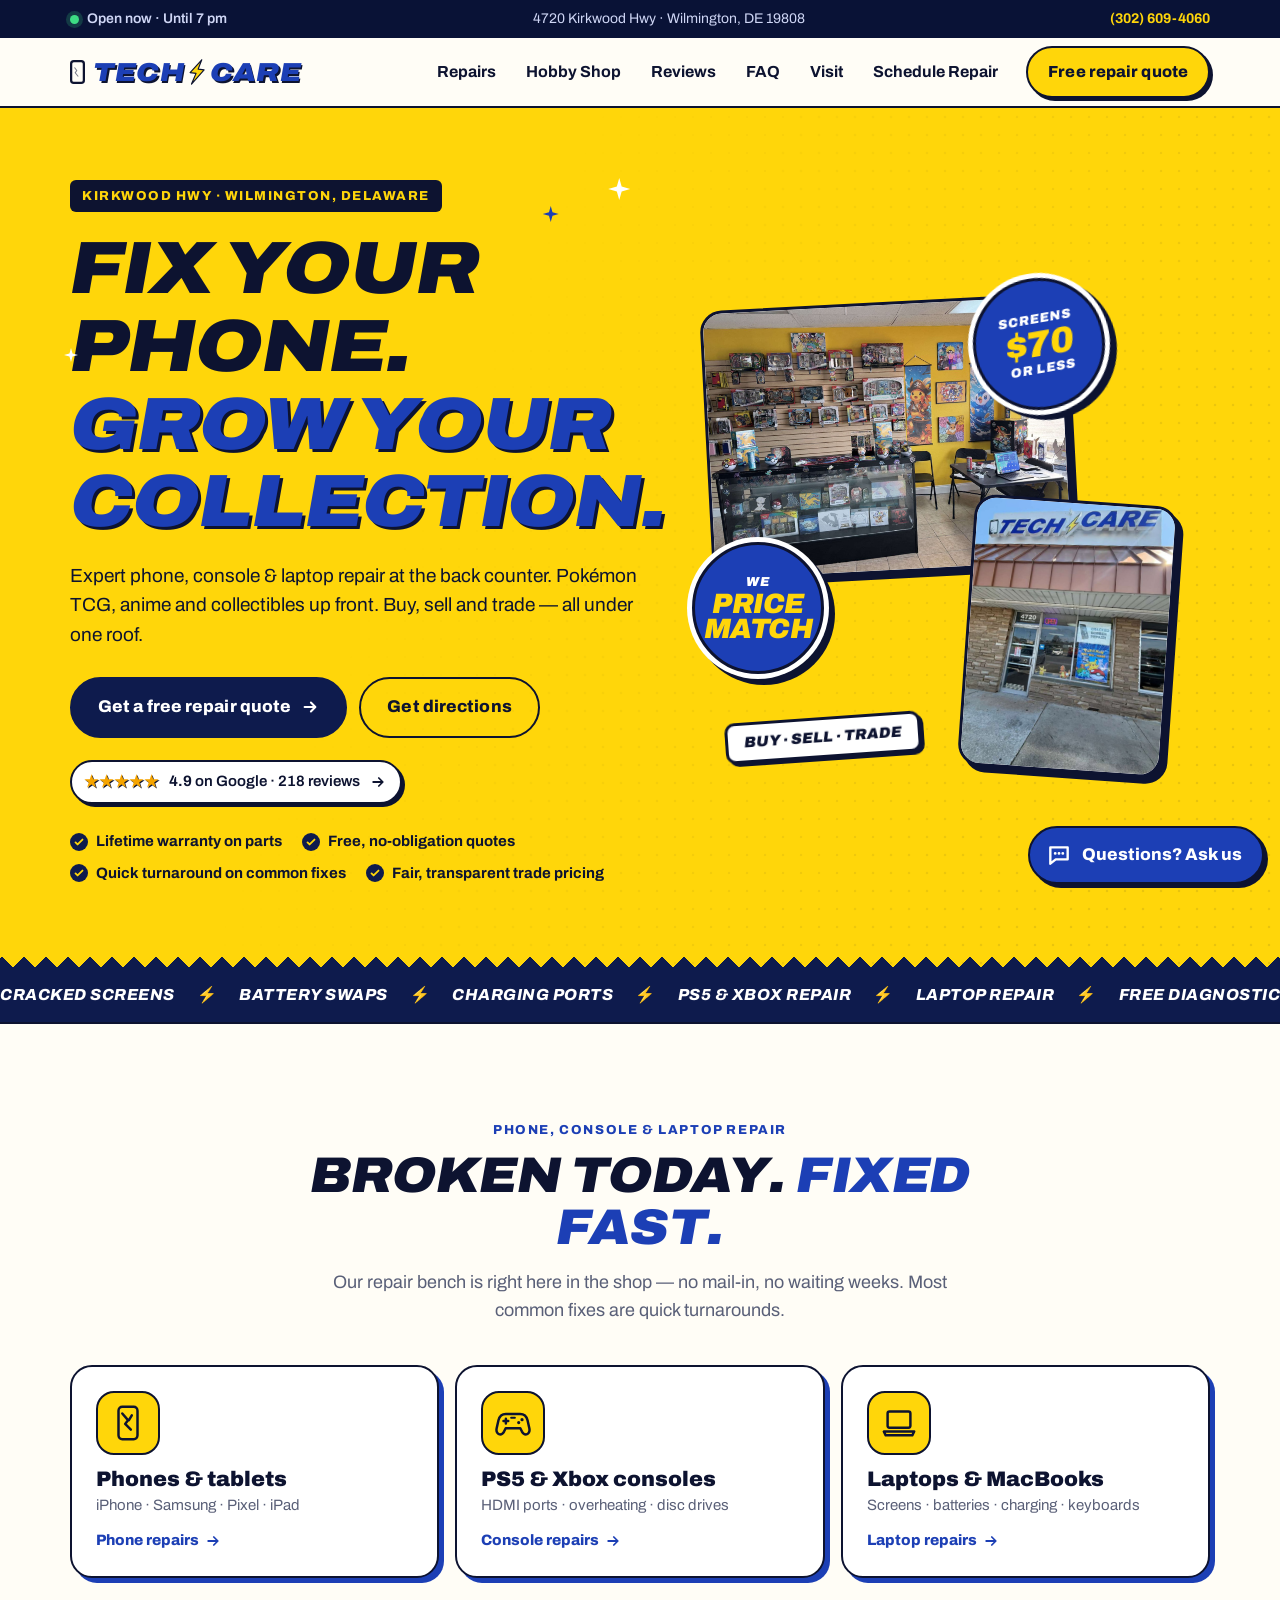
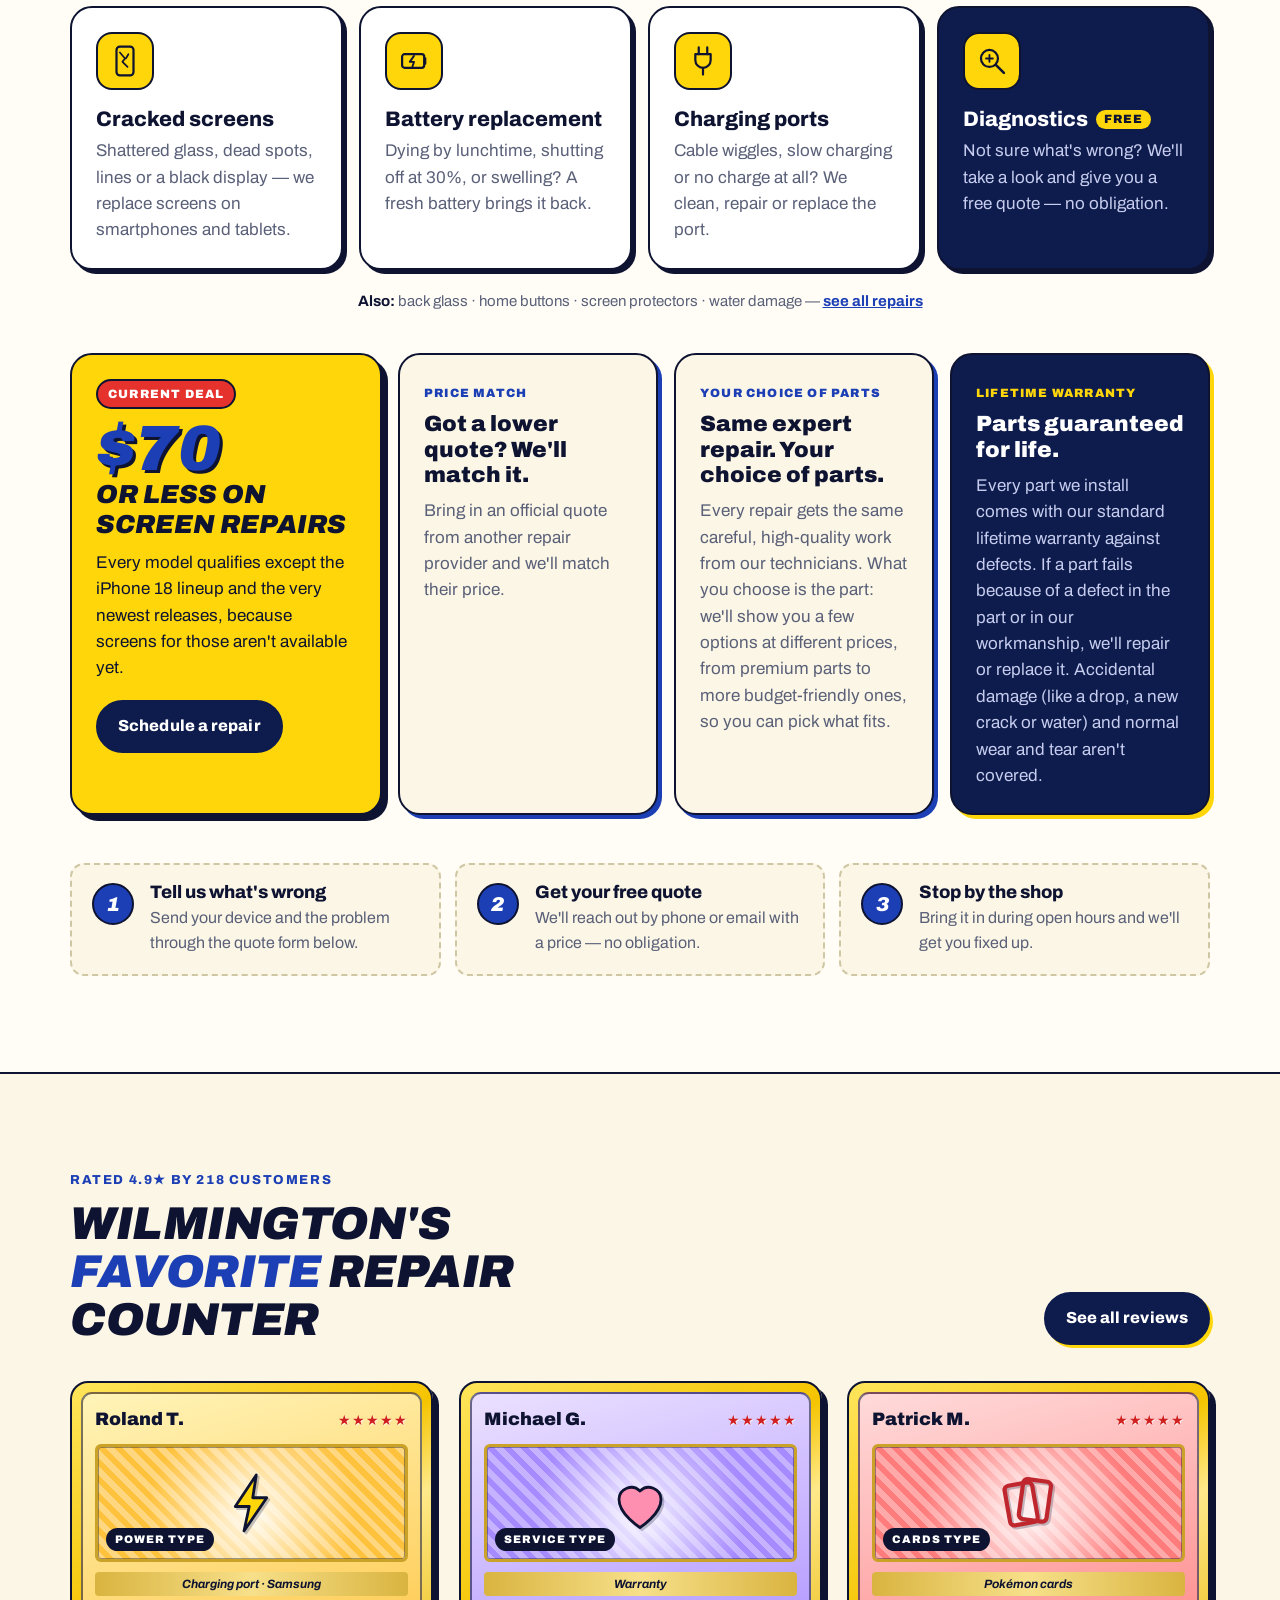
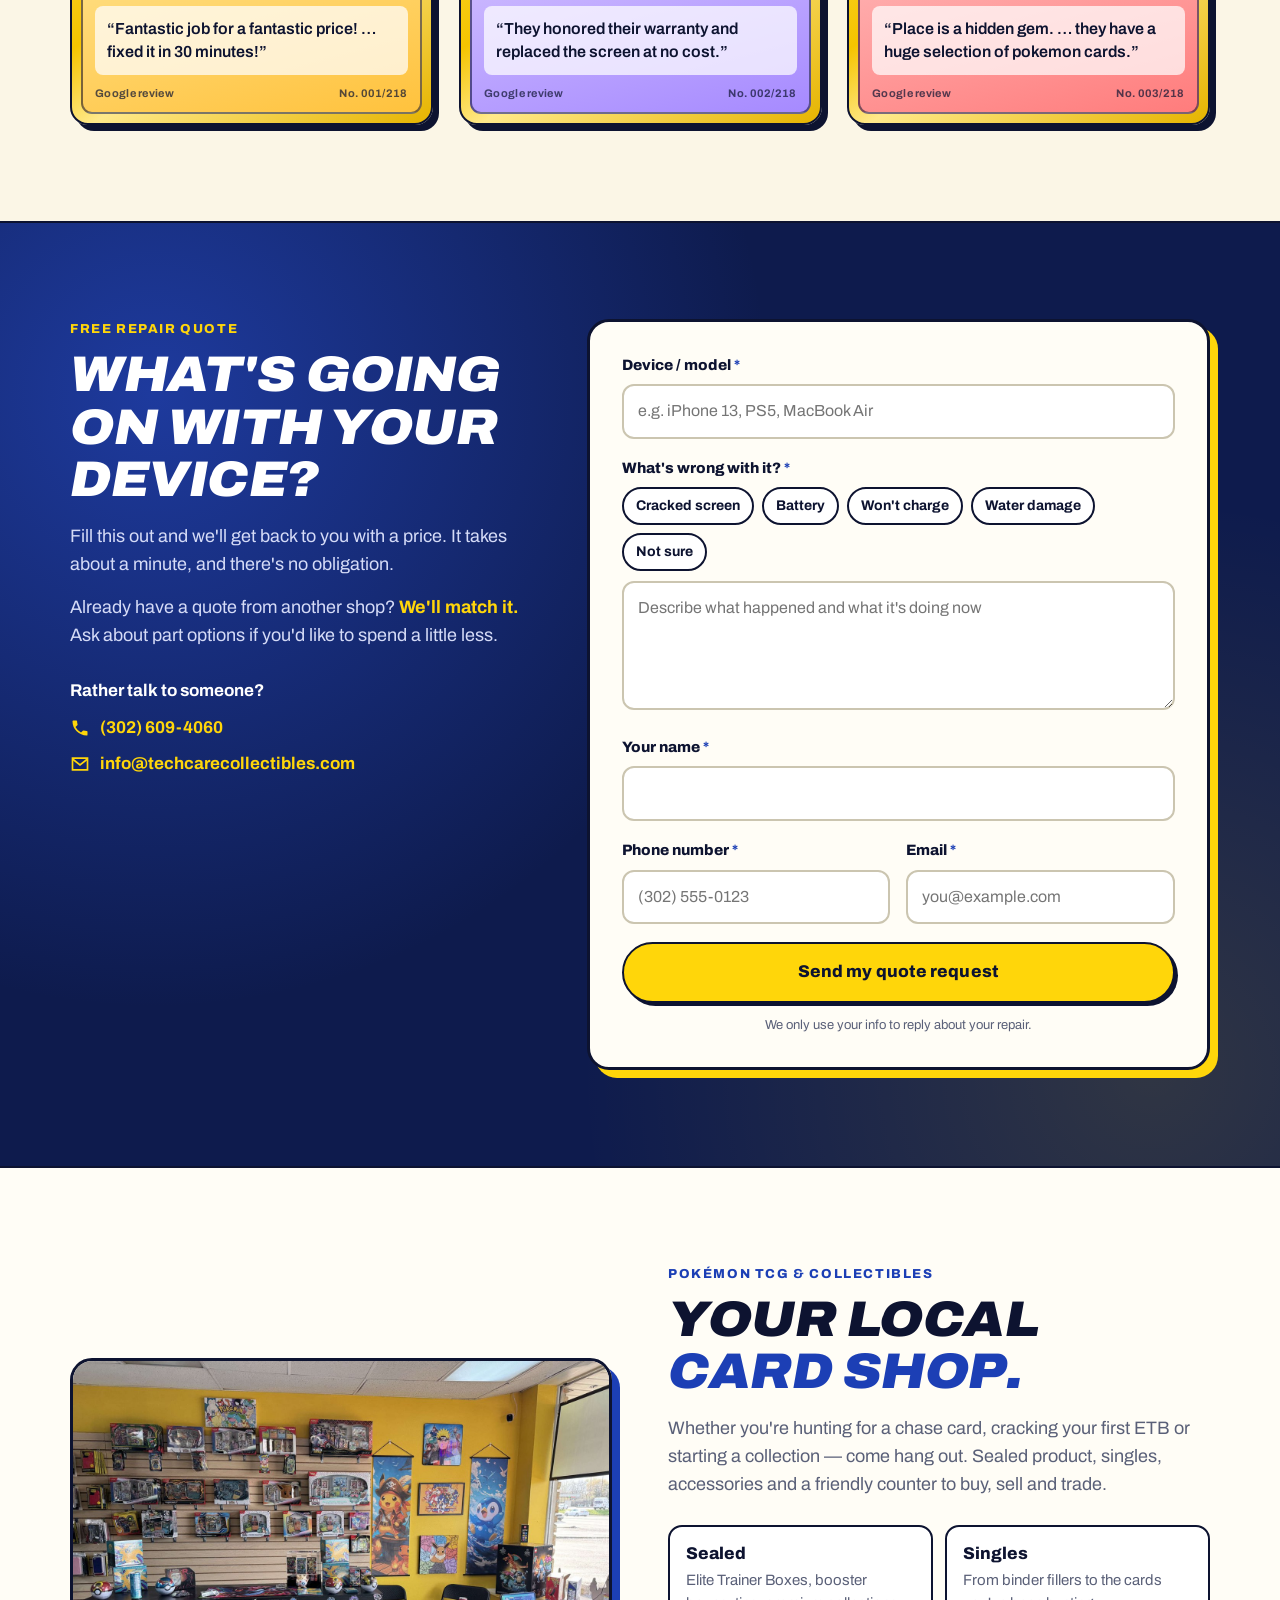
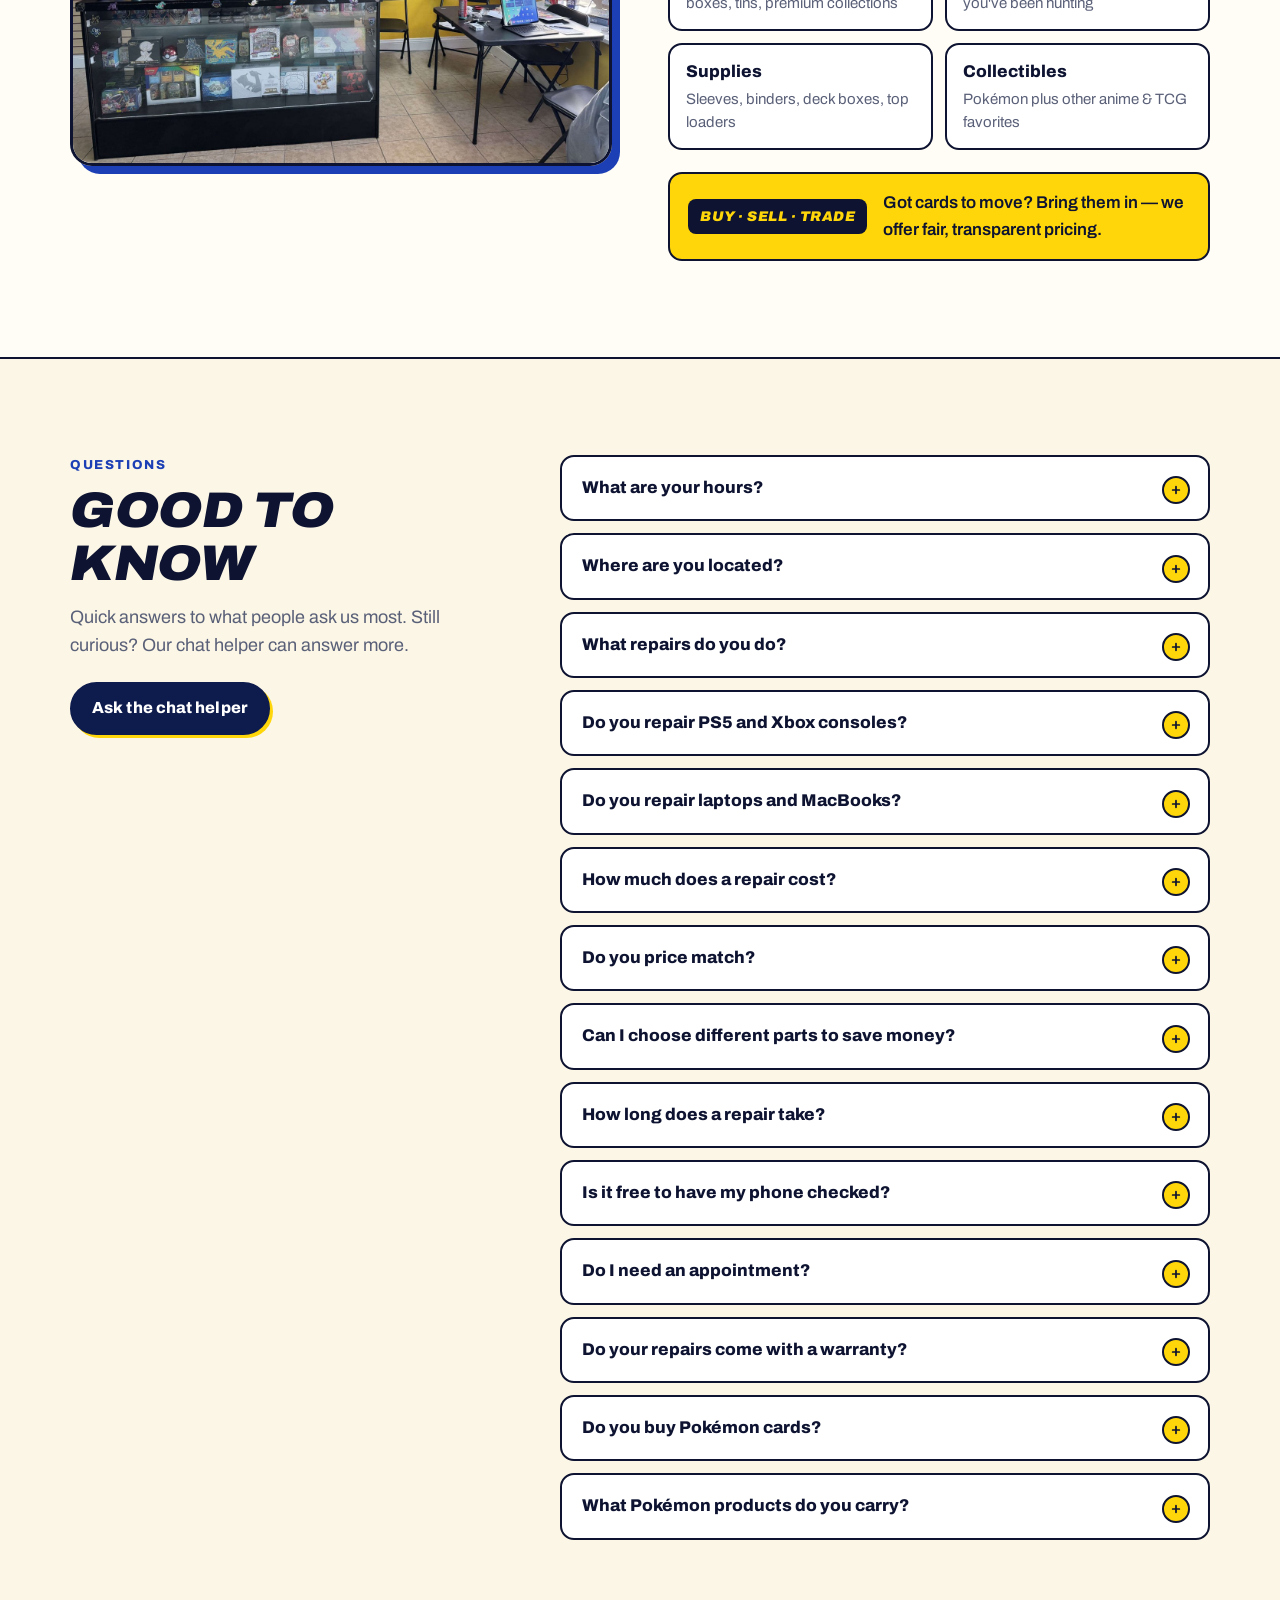
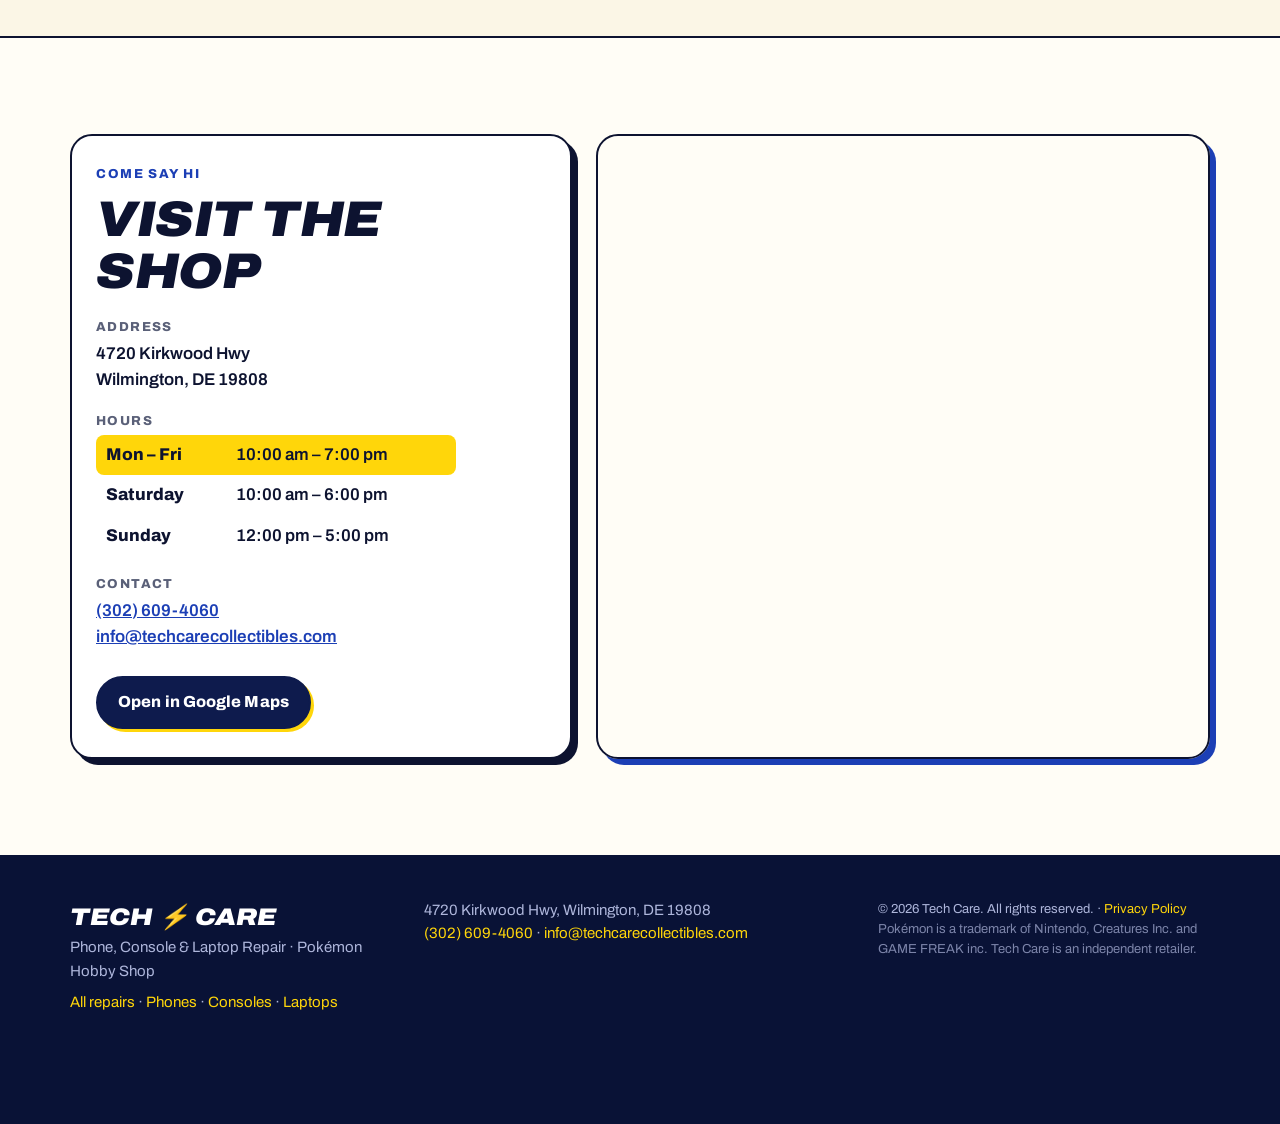
<file: index.html>
<!doctype html>
<html lang="en">
<head>
  <meta charset="utf-8">
  <meta name="viewport" content="width=device-width, initial-scale=1">
  <title>Tech Care — Phone, Console &amp; Laptop Repair + Pokémon Hobby Shop | Wilmington, DE</title>
  <meta name="description" content="Phone, tablet, PS5, Xbox and laptop repair plus a Pokémon TCG hobby shop on Kirkwood Hwy in Wilmington, DE. Free, no-obligation repair quotes. Buy, sell and trade Pokémon cards.">
  <link rel="canonical" href="https://techcarecollectibles.com/">
  <link rel="icon" href="/favicon.svg" type="image/svg+xml">
  <meta name="theme-color" content="#1c3fb5">

  <meta property="og:type" content="website">
  <meta property="og:title" content="Tech Care — Phone Repair & Pokémon Hobby Shop">
  <meta property="og:description" content="Fix your phone. Grow your collection. 4720 Kirkwood Hwy, Wilmington, DE.">
  <meta property="og:image" content="https://techcarecollectibles.com/images/storefront.jpg">
  <meta property="og:url" content="https://techcarecollectibles.com/">

  <link rel="preconnect" href="https://fonts.googleapis.com">
  <link rel="preconnect" href="https://fonts.gstatic.com" crossorigin>
  <link href="https://fonts.googleapis.com/css2?family=Archivo:ital,wdth,wght@0,62..125,400..900;1,62..125,700..900&display=swap" rel="stylesheet">
  <link rel="stylesheet" href="/styles.css">

  <script type="application/ld+json">
  {
    "@context": "https://schema.org",
    "@type": "LocalBusiness",
    "name": "Tech Care — Phone Repair & Hobby Shop",
    "image": "https://techcarecollectibles.com/images/storefront.jpg",
    "url": "https://techcarecollectibles.com/",
    "telephone": "+1-302-609-4060",
    "email": "info@techcarecollectibles.com",
    "address": {
      "@type": "PostalAddress",
      "streetAddress": "4720 Kirkwood Hwy",
      "addressLocality": "Wilmington",
      "addressRegion": "DE",
      "postalCode": "19808",
      "addressCountry": "US"
    },
    "sameAs": ["https://maps.app.goo.gl/MrAmSJkTdqbsVuTa9"],
    "priceRange": "$$",
    "openingHoursSpecification": [
      {"@type": "OpeningHoursSpecification", "dayOfWeek": ["Monday","Tuesday","Wednesday","Thursday","Friday"], "opens": "10:00", "closes": "19:00"},
      {"@type": "OpeningHoursSpecification", "dayOfWeek": "Saturday", "opens": "10:00", "closes": "18:00"},
      {"@type": "OpeningHoursSpecification", "dayOfWeek": "Sunday", "opens": "12:00", "closes": "17:00"}
    ]
  }
  </script>
</head>
<body>
  <a class="skip" href="#main">Skip to content</a>

  <!-- ===== Top bar ===== -->
  <div class="topbar">
    <div class="wrap topbar-inner">
      <span class="status" data-open-status><span class="dot"></span><span class="status-long" data-status-text>Checking hours…</span><span class="status-short" data-status-short>Checking hours…</span></span>
      <span class="topbar-addr">4720 Kirkwood Hwy · Wilmington, DE 19808</span>
      <a class="topbar-phone" href="tel:+13026094060">(302) 609-4060</a>
    </div>
  </div>

  <!-- ===== Header ===== -->
  <header class="site-header" id="top">
    <div class="wrap header-inner">
      <a class="brand" href="#top" aria-label="Tech Care home">
        <svg class="brand-phone" viewBox="0 0 20 32" aria-hidden="true"><rect x="1.5" y="1.5" width="17" height="29" rx="3.5" fill="none" stroke="currentColor" stroke-width="3"/><path d="M6 10l3 4-2 3 4 5" fill="none" stroke="currentColor" stroke-width="1.4" opacity=".55"/></svg>
        <span>TECH</span>
        <svg class="brand-bolt" viewBox="0 0 24 36" aria-hidden="true"><path d="M16 1 3 20h8L7 35 21 14h-8z" fill="#ffd60a" stroke="#0d1330" stroke-width="1.6" stroke-linejoin="round"/></svg>
        <span>CARE</span>
      </a>

      <nav class="nav" id="nav" aria-label="Main">
        <a href="/repairs.html">Repairs</a>
        <a href="#shop">Hobby Shop</a>
        <a href="/reviews.html">Reviews</a>
        <a href="#faq">FAQ</a>
        <a href="#visit">Visit</a>
        <a href="/book.html">Schedule Repair</a>
        <a class="btn btn-yellow nav-cta" href="#quote">Free repair quote</a>
      </nav>

      <button class="menu-btn" aria-controls="nav" aria-expanded="false" aria-label="Open menu">
        <span></span><span></span><span></span>
      </button>
    </div>
  </header>

  <main id="main">

    <!-- ===== Hero ===== -->
    <section class="hero">
      <div class="wrap hero-inner">
        <div class="hero-copy">
          <p class="eyebrow">Kirkwood Hwy · Wilmington, Delaware</p>
          <h1>Fix your phone.<br><span class="hl">Grow your collection.</span></h1>
          <span class="sparkle sparkle-1" aria-hidden="true"></span>
          <span class="sparkle sparkle-2" aria-hidden="true"></span>
          <span class="sparkle sparkle-3" aria-hidden="true"></span>
          <p class="lede">Expert phone, console &amp; laptop repair at the back counter. Pokémon TCG, anime and collectibles up front. Buy, sell and trade — all under one roof.</p>
          <div class="hero-ctas">
            <a class="btn btn-navy btn-lg" href="#quote">Get a free repair quote
              <svg viewBox="0 0 20 20" aria-hidden="true"><path d="M4 10h11m-4-5 5 5-5 5" fill="none" stroke="currentColor" stroke-width="2.2" stroke-linecap="round" stroke-linejoin="round"/></svg>
            </a>
            <a class="btn btn-ghost btn-lg" href="https://maps.app.goo.gl/MrAmSJkTdqbsVuTa9" target="_blank" rel="noopener">Get directions</a>
          </div>
          <a class="rating-badge" href="/reviews.html">
            <span class="rating-stars" aria-hidden="true">★★★★★</span>
            <span><strong data-rating>4.9</strong> on Google · <span data-review-count>218</span> reviews</span>
            <svg viewBox="0 0 20 20" aria-hidden="true"><path d="M4 10h11m-4-5 5 5-5 5" fill="none" stroke="currentColor" stroke-width="2.2" stroke-linecap="round" stroke-linejoin="round"/></svg>
          </a>
          <ul class="hero-points">
            <li>Lifetime warranty on parts</li>
            <li>Free, no-obligation quotes</li>
            <li>Quick turnaround on common fixes</li>
            <li>Fair, transparent trade pricing</li>
          </ul>
        </div>

        <div class="hero-art" aria-hidden="true">
          <figure class="photo photo-a"><img src="/images/interior-displays.jpg" alt="" width="1400" height="1050"></figure>
          <figure class="photo photo-b"><img src="/images/storefront.jpg" alt="" width="1050" height="1400"></figure>
          <a class="sticker sticker-1" href="#deals" tabindex="-1"><small>Screens</small>$70<small>or less</small></a>
          <a class="sticker sticker-3" href="#deals" tabindex="-1"><small>We</small>Price<br>match</a>
          <span class="sticker sticker-2">Buy · Sell · Trade</span>
        </div>
      </div>
    </section>

    <!-- ===== Ticker ===== -->
    <div class="ticker" aria-hidden="true">
      <div class="ticker-track">
        <span>Cracked screens</span><i>⚡</i><span>Battery swaps</span><i>⚡</i><span>Charging ports</span><i>⚡</i><span>PS5 &amp; Xbox repair</span><i>⚡</i><span>Laptop repair</span><i>⚡</i><span>Free diagnostics</span><i>⚡</i><span>Screens $70 or less</span><i>⚡</i><span>Price matching</span><i>⚡</i><span>Lifetime warranty</span><i>⚡</i><span>Booster boxes</span><i>⚡</i><span>Singles</span><i>⚡</i><span>Elite Trainer Boxes</span><i>⚡</i><span>Buy · Sell · Trade</span><i>⚡</i>
        <span>Cracked screens</span><i>⚡</i><span>Battery swaps</span><i>⚡</i><span>Charging ports</span><i>⚡</i><span>PS5 &amp; Xbox repair</span><i>⚡</i><span>Laptop repair</span><i>⚡</i><span>Free diagnostics</span><i>⚡</i><span>Screens $70 or less</span><i>⚡</i><span>Price matching</span><i>⚡</i><span>Lifetime warranty</span><i>⚡</i><span>Booster boxes</span><i>⚡</i><span>Singles</span><i>⚡</i><span>Elite Trainer Boxes</span><i>⚡</i><span>Buy · Sell · Trade</span><i>⚡</i>
      </div>
    </div>

    <!-- ===== Repairs ===== -->
    <section class="section" id="repairs">
      <div class="wrap">
        <div class="section-head">
          <p class="kicker">Phone, console &amp; laptop repair</p>
          <h2>Broken today. <span class="hl-blue">Fixed fast.</span></h2>
          <p>Our repair bench is right here in the shop — no mail-in, no waiting weeks. Most common fixes are quick turnarounds.</p>
        </div>

        <div class="cat-grid" data-reveal>
          <a class="cat-card" href="/phone-repair.html">
            <span class="cat-icon"><svg viewBox="0 0 40 40" aria-hidden="true"><g fill="none" stroke="currentColor" stroke-width="2.6" stroke-linecap="round" stroke-linejoin="round"><rect x="10" y="3" width="20" height="34" rx="4"/><path d="M14 10l6 7-3 4 6 6M24 12l-3 5"/></g></svg></span>
            <span class="cat-text"><strong>Phones &amp; tablets</strong><span>iPhone · Samsung · Pixel · iPad</span></span>
            <span class="cat-go">Phone repairs <svg viewBox="0 0 20 20" aria-hidden="true"><path d="M4 10h11m-4-5 5 5-5 5" fill="none" stroke="currentColor" stroke-width="2.2" stroke-linecap="round" stroke-linejoin="round"/></svg></span>
          </a>
          <a class="cat-card" href="/console-repair.html">
            <span class="cat-icon"><svg viewBox="0 0 40 40" aria-hidden="true"><g fill="none" stroke="currentColor" stroke-width="2.6" stroke-linecap="round" stroke-linejoin="round"><path d="M12.5 10.5h15c4.2 0 6.8 2.6 7.8 6.6l1.9 8.4c.8 3.6-1 6.5-3.7 6.5-1.9 0-3.1-1.2-4.1-3l-1.7-3.5H12.3L10.6 29c-1 1.8-2.2 3-4.1 3-2.7 0-4.5-2.9-3.7-6.5l1.9-8.4c1-4 3.6-6.6 7.8-6.6z"/><path d="M12.5 15.5v5M10 18h5"/><path d="M26 19.5h.01M29.5 16.5h.01" stroke-width="3.4"/><path d="M18 14.5h4" stroke-width="2"/></g></svg></span>
            <span class="cat-text"><strong>PS5 &amp; Xbox consoles</strong><span>HDMI ports · overheating · disc drives</span></span>
            <span class="cat-go">Console repairs <svg viewBox="0 0 20 20" aria-hidden="true"><path d="M4 10h11m-4-5 5 5-5 5" fill="none" stroke="currentColor" stroke-width="2.2" stroke-linecap="round" stroke-linejoin="round"/></svg></span>
          </a>
          <a class="cat-card" href="/laptop-repair.html">
            <span class="cat-icon"><svg viewBox="0 0 40 40" aria-hidden="true"><g fill="none" stroke="currentColor" stroke-width="2.6" stroke-linecap="round" stroke-linejoin="round"><rect x="8" y="8" width="24" height="17" rx="2"/><path d="M4 29h32l-2 4H6z"/></g></svg></span>
            <span class="cat-text"><strong>Laptops &amp; MacBooks</strong><span>Screens · batteries · charging · keyboards</span></span>
            <span class="cat-go">Laptop repairs <svg viewBox="0 0 20 20" aria-hidden="true"><path d="M4 10h11m-4-5 5 5-5 5" fill="none" stroke="currentColor" stroke-width="2.2" stroke-linecap="round" stroke-linejoin="round"/></svg></span>
          </a>
        </div>

        <div class="services" data-reveal>
          <article class="service">
            <div class="service-icon">
              <svg viewBox="0 0 40 40" aria-hidden="true"><rect x="10" y="3" width="20" height="34" rx="4" fill="none" stroke="currentColor" stroke-width="2.6"/><path d="M14 10l6 7-3 4 6 6M24 12l-3 5" fill="none" stroke="currentColor" stroke-width="2" stroke-linecap="round" stroke-linejoin="round"/></svg>
            </div>
            <h3>Cracked screens</h3>
            <p>Shattered glass, dead spots, lines or a black display — we replace screens on smartphones and tablets.</p>
          </article>
          <article class="service">
            <div class="service-icon">
              <svg viewBox="0 0 40 40" aria-hidden="true"><rect x="6" y="12" width="26" height="16" rx="3" fill="none" stroke="currentColor" stroke-width="2.6"/><path d="M33 17v6" stroke="currentColor" stroke-width="3" stroke-linecap="round"/><path d="M20 14l-5 7h5l-2 6" fill="none" stroke="currentColor" stroke-width="2.2" stroke-linecap="round" stroke-linejoin="round"/></svg>
            </div>
            <h3>Battery replacement</h3>
            <p>Dying by lunchtime, shutting off at 30%, or swelling? A fresh battery brings it back.</p>
          </article>
          <article class="service">
            <div class="service-icon">
              <svg viewBox="0 0 40 40" aria-hidden="true"><path d="M15 4v8M25 4v8" stroke="currentColor" stroke-width="2.6" stroke-linecap="round"/><path d="M11 12h18v7a9 9 0 0 1-18 0z" fill="none" stroke="currentColor" stroke-width="2.6" stroke-linejoin="round"/><path d="M20 28v8" stroke="currentColor" stroke-width="2.6" stroke-linecap="round"/></svg>
            </div>
            <h3>Charging ports</h3>
            <p>Cable wiggles, slow charging or no charge at all? We clean, repair or replace the port.</p>
          </article>
          <article class="service service-free">
            <div class="service-icon">
              <svg viewBox="0 0 40 40" aria-hidden="true"><circle cx="17" cy="17" r="10" fill="none" stroke="currentColor" stroke-width="2.6"/><path d="M24.5 24.5 34 34" stroke="currentColor" stroke-width="3" stroke-linecap="round"/><path d="M13 17h8M17 13v8" stroke="currentColor" stroke-width="2.2" stroke-linecap="round"/></svg>
            </div>
            <h3>Diagnostics <span class="tag">Free</span></h3>
            <p>Not sure what's wrong? We'll take a look and give you a free quote — no obligation.</p>
          </article>
        </div>
        <p class="services-more"><strong>Also:</strong> back glass · home buttons · screen protectors · water damage — <a href="/repairs.html">see all repairs</a></p>

        <div class="deals" id="deals" data-reveal>
          <article class="deal deal-hot">
            <p class="deal-tag">Current deal</p>
            <h3><span class="deal-price">$70</span> or less on screen repairs</h3>
            <p>Every model qualifies except the iPhone 18 lineup and the very newest releases, because screens for those aren't available yet.</p>
            <a class="btn btn-navy" href="/book.html">Schedule a repair</a>
          </article>
          <article class="deal">
            <p class="deal-tag">Price match</p>
            <h3>Got a lower quote? We'll match it.</h3>
            <p>Bring in an official quote from another repair provider and we'll match their price.</p>
          </article>
          <article class="deal">
            <p class="deal-tag">Your choice of parts</p>
            <h3>Same expert repair. Your choice of parts.</h3>
            <p>Every repair gets the same careful, high-quality work from our technicians. What you choose is the part: we'll show you a few options at different prices, from premium parts to more budget-friendly ones, so you can pick what fits.</p>
          </article>
          <article class="deal deal-warranty">
            <p class="deal-tag">Lifetime warranty</p>
            <h3>Parts guaranteed for life.</h3>
            <p>Every part we install comes with our standard lifetime warranty against defects. If a part fails because of a defect in the part or in our workmanship, we'll repair or replace it. Accidental damage (like a drop, a new crack or water) and normal wear and tear aren't covered.</p>
          </article>
        </div>

        <ol class="steps" data-reveal>
          <li>
            <span class="step-num">1</span>
            <div><h3>Tell us what's wrong</h3><p>Send your device and the problem through the quote form below.</p></div>
          </li>
          <li>
            <span class="step-num">2</span>
            <div><h3>Get your free quote</h3><p>We'll reach out by phone or email with a price — no obligation.</p></div>
          </li>
          <li>
            <span class="step-num">3</span>
            <div><h3>Stop by the shop</h3><p>Bring it in during open hours and we'll get you fixed up.</p></div>
          </li>
        </ol>
      </div>
    </section>

    <!-- ===== Reviews teaser ===== -->
    <section class="section reviews-teaser">
      <div class="wrap">
        <div class="teaser-head">
          <div>
            <p class="kicker">Rated <span data-rating>4.9</span>★ by <span data-review-count>218</span> customers</p>
            <h2>Wilmington's <span class="hl-blue">favorite</span> repair counter</h2>
          </div>
          <a class="btn btn-navy" href="/reviews.html">See all reviews</a>
        </div>
        <div class="review-grid review-grid--teaser" id="review-teaser" data-reveal><!-- featured cards from reviews-data.js --></div>
      </div>
    </section>

    <!-- ===== Quote ===== -->
    <section class="quote" id="quote">
      <div class="wrap quote-inner">
        <div class="quote-copy">
          <p class="kicker kicker-light">Free repair quote</p>
          <h2>What's going on with your device?</h2>
          <p>Fill this out and we'll get back to you with a price. It takes about a minute, and there's no obligation.</p>
          <p class="quote-perks">Already have a quote from another shop? <strong>We'll match it.</strong> Ask about part options if you'd like to spend a little less.</p>
          <div class="quote-alt">
            <p>Rather talk to someone?</p>
            <a class="alt-link" href="tel:+13026094060">
              <svg viewBox="0 0 24 24" aria-hidden="true"><path d="M6.6 10.8a15.1 15.1 0 0 0 6.6 6.6l2.2-2.2a1 1 0 0 1 1-.25 11.4 11.4 0 0 0 3.6.57 1 1 0 0 1 1 1V20a1 1 0 0 1-1 1A17 17 0 0 1 3 4a1 1 0 0 1 1-1h3.5a1 1 0 0 1 1 1c0 1.25.2 2.45.57 3.57a1 1 0 0 1-.25 1z" fill="currentColor"/></svg>
              (302) 609-4060
            </a>
            <a class="alt-link" href="mailto:info@techcarecollectibles.com">
              <svg viewBox="0 0 24 24" aria-hidden="true"><path d="M3 5h18v14H3z" fill="none" stroke="currentColor" stroke-width="2"/><path d="m3 6 9 7 9-7" fill="none" stroke="currentColor" stroke-width="2"/></svg>
              info@techcarecollectibles.com
            </a>
          </div>
        </div>

        <div class="quote-card">
          <form id="quote-form" name="quote" method="POST" action="/thanks.html" data-netlify="true" netlify-honeypot="bot-field" novalidate>
            <input type="hidden" name="form-name" value="quote">
            <div class="field">
              <label for="q-device">Device / model <span class="req" aria-hidden="true">*</span></label>
              <input id="q-device" name="device" type="text" data-device-picker placeholder="e.g. iPhone 13, PS5, MacBook Air" autocomplete="off" required>
              <p class="err" data-err-for="device"></p>
            </div>

            <div class="field">
              <label for="q-problem">What's wrong with it? <span class="req" aria-hidden="true">*</span></label>
              <div class="chips" role="group" aria-label="Common problems">
                <button type="button" class="chip" data-problem="Cracked screen">Cracked screen</button>
                <button type="button" class="chip" data-problem="Battery drains fast">Battery</button>
                <button type="button" class="chip" data-problem="Won't charge">Won't charge</button>
                <button type="button" class="chip" data-problem="Water damage">Water damage</button>
                <button type="button" class="chip" data-problem="Not sure — needs diagnosis">Not sure</button>
              </div>
              <textarea id="q-problem" name="problem" rows="4" placeholder="Describe what happened and what it's doing now" required></textarea>
              <p class="err" data-err-for="problem"></p>
            </div>

            <div class="field">
              <label for="q-name">Your name <span class="req" aria-hidden="true">*</span></label>
              <input id="q-name" name="name" type="text" autocomplete="name" required>
              <p class="err" data-err-for="name"></p>
            </div>

            <div class="field-row">
              <div class="field">
                <label for="q-phone">Phone number <span class="req" aria-hidden="true">*</span></label>
                <input id="q-phone" name="phone" type="tel" inputmode="tel" autocomplete="tel" placeholder="(302) 555-0123" required>
                <p class="err" data-err-for="phone"></p>
              </div>
              <div class="field">
                <label for="q-email">Email <span class="req" aria-hidden="true">*</span></label>
                <input id="q-email" name="email" type="email" autocomplete="email" placeholder="you@example.com" required>
                <p class="err" data-err-for="email"></p>
              </div>
            </div>

            <!-- spam trap: real people never see or fill this -->
            <div class="hp" aria-hidden="true">
              <label for="q-company">Company</label>
              <input id="q-company" name="bot-field" type="text" tabindex="-1" autocomplete="off">
            </div>

            <button class="btn btn-yellow btn-lg btn-block" type="submit">
              <span class="btn-label">Send my quote request</span>
            </button>
            <p class="form-note">We only use your info to reply about your repair.</p>
            <div class="form-status" role="status" aria-live="polite"></div>
          </form>

          <div class="quote-done" hidden>
            <div class="done-icon"><svg viewBox="0 0 48 48" aria-hidden="true"><circle cx="24" cy="24" r="22" fill="#ffd60a"/><path d="m14 25 7 7 14-15" fill="none" stroke="#0d1330" stroke-width="4" stroke-linecap="round" stroke-linejoin="round"/></svg></div>
            <h3>Request sent — thanks!</h3>
            <p>We'll get back to you soon with a quote for your <strong data-done-device>device</strong>. Need it sooner? Call <a href="tel:+13026094060">(302) 609-4060</a>.</p>
            <button type="button" class="btn btn-ghost" data-quote-reset>Send another request</button>
          </div>
        </div>
      </div>
    </section>

    <!-- ===== Hobby shop ===== -->
    <section class="section shop" id="shop">
      <div class="wrap shop-inner">
        <div class="shop-photo">
          <img src="/images/interior-displays.jpg" alt="Wall of sealed Pokémon TCG product next to anime canvas art and a glass display case" width="1400" height="1050" loading="lazy">
        </div>
        <div class="shop-copy">
          <p class="kicker">Pokémon TCG &amp; collectibles</p>
          <h2>Your local <span class="hl-blue">card shop.</span></h2>
          <p>Whether you're hunting for a chase card, cracking your first ETB or starting a collection — come hang out. Sealed product, singles, accessories and a friendly counter to buy, sell and trade.</p>
          <ul class="product-grid" data-reveal>
            <li><strong>Sealed</strong> Elite Trainer Boxes, booster boxes, tins, premium collections</li>
            <li><strong>Singles</strong> From binder fillers to the cards you've been hunting</li>
            <li><strong>Supplies</strong> Sleeves, binders, deck boxes, top loaders</li>
            <li><strong>Collectibles</strong> Pokémon plus other anime &amp; TCG favorites</li>
          </ul>
          <div class="trade-callout">
            <span class="trade-badge">Buy · Sell · Trade</span>
            <p>Got cards to move? Bring them in — we offer fair, transparent pricing.</p>
          </div>
        </div>
      </div>
    </section>

    <!-- ===== FAQ ===== -->
    <section class="section faq" id="faq">
      <div class="wrap faq-inner">
        <div class="section-head section-head-left">
          <p class="kicker">Questions</p>
          <h2>Good to know</h2>
          <p>Quick answers to what people ask us most. Still curious? Our chat helper can answer more.</p>
          <button type="button" class="btn btn-navy" data-open-chat>Ask the chat helper</button>
        </div>
        <div class="faq-list" id="faq-list"><!-- filled from faq-data.js --></div>
      </div>
    </section>

    <!-- ===== Visit ===== -->
    <section class="visit" id="visit">
      <div class="wrap visit-inner">
        <div class="visit-card">
          <p class="kicker">Come say hi</p>
          <h2>Visit the shop</h2>

          <div class="visit-block">
            <h3>Address</h3>
            <p>4720 Kirkwood Hwy<br>Wilmington, DE 19808</p>
          </div>

          <div class="visit-block">
            <h3>Hours</h3>
            <table class="hours" id="hours">
              <tbody>
                <tr data-days="1,2,3,4,5"><th scope="row">Mon – Fri</th><td>10:00 am – 7:00 pm</td></tr>
                <tr data-days="6"><th scope="row">Saturday</th><td>10:00 am – 6:00 pm</td></tr>
                <tr data-days="0"><th scope="row">Sunday</th><td>12:00 pm – 5:00 pm</td></tr>
              </tbody>
            </table>
          </div>

          <div class="visit-block">
            <h3>Contact</h3>
            <p><a href="tel:+13026094060">(302) 609-4060</a><br><a href="mailto:info@techcarecollectibles.com">info@techcarecollectibles.com</a></p>
          </div>

          <a class="btn btn-navy" href="https://maps.app.goo.gl/MrAmSJkTdqbsVuTa9" target="_blank" rel="noopener">Open in Google Maps</a>
        </div>

        <div class="map">
          <iframe
            title="Map to Tech Care, 4720 Kirkwood Hwy, Wilmington, DE"
            src="https://maps.google.com/maps?q=4720+Kirkwood+Hwy,+Wilmington,+DE+19808&t=&z=15&ie=UTF8&iwloc=&output=embed"
            loading="lazy"
            referrerpolicy="no-referrer-when-downgrade"
            allowfullscreen></iframe>
        </div>
      </div>
    </section>
  </main>

  <!-- ===== Footer ===== -->
  <footer class="site-footer">
    <div class="wrap footer-inner">
      <div>
        <p class="footer-brand">TECH <span>⚡</span> CARE</p>
        <p>Phone, Console &amp; Laptop Repair · Pokémon Hobby Shop</p>
        <p class="footer-links"><a href="/repairs.html">All repairs</a> · <a href="/phone-repair.html">Phones</a> · <a href="/console-repair.html">Consoles</a> · <a href="/laptop-repair.html">Laptops</a></p>
      </div>
      <div>
        <p>4720 Kirkwood Hwy, Wilmington, DE 19808</p>
        <p><a href="tel:+13026094060">(302) 609-4060</a> · <a href="mailto:info@techcarecollectibles.com">info@techcarecollectibles.com</a></p>
      </div>
      <p class="footer-copy">© <span id="yr">2026</span> Tech Care. All rights reserved. · <a href="/privacy.html">Privacy Policy</a><br><span class="tm">Pokémon is a trademark of Nintendo, Creatures Inc. and GAME FREAK inc. Tech Care is an independent retailer.</span></p>
    </div>
  </footer>

  <!-- ===== Chat widget ===== -->
  <div class="chat" id="chat" data-state="closed">
    <button class="chat-launcher" type="button" aria-controls="chat-panel" aria-expanded="false">
      <svg class="icon-open" viewBox="0 0 24 24" aria-hidden="true"><path d="M4 5h16v11H9l-5 4z" fill="none" stroke="currentColor" stroke-width="2.2" stroke-linejoin="round"/><path d="M8.5 10.5h.01M12 10.5h.01M15.5 10.5h.01" stroke="currentColor" stroke-width="2.6" stroke-linecap="round"/></svg>
      <svg class="icon-close" viewBox="0 0 24 24" aria-hidden="true"><path d="M6 6l12 12M18 6 6 18" stroke="currentColor" stroke-width="2.4" stroke-linecap="round"/></svg>
      <span class="chat-launcher-label">Questions? Ask us</span>
    </button>

    <section class="chat-panel" id="chat-panel" role="dialog" aria-label="Tech Care chat helper" hidden>
      <header class="chat-head">
        <div class="chat-avatar" aria-hidden="true"><svg viewBox="0 0 24 36"><path d="M16 1 3 20h8L7 35 21 14h-8z" fill="#ffd60a"/></svg></div>
        <div>
          <p class="chat-title">Tech Care Helper</p>
          <p class="chat-sub">Instant answers to common questions</p>
        </div>
        <button class="chat-x" type="button" aria-label="Close chat">
          <svg viewBox="0 0 24 24" aria-hidden="true"><path d="M6 6l12 12M18 6 6 18" stroke="currentColor" stroke-width="2.4" stroke-linecap="round"/></svg>
        </button>
      </header>
      <div class="chat-log" id="chat-log" aria-live="polite"></div>
      <div class="chat-suggest" id="chat-suggest"></div>
      <form class="chat-input" id="chat-form" autocomplete="off">
        <label class="sr-only" for="chat-text">Type your question</label>
        <input id="chat-text" type="text" placeholder="Ask about repairs, cards, hours…" maxlength="200">
        <button type="submit" aria-label="Send">
          <svg viewBox="0 0 24 24" aria-hidden="true"><path d="M4 12h14m-6-7 7 7-7 7" fill="none" stroke="currentColor" stroke-width="2.4" stroke-linecap="round" stroke-linejoin="round"/></svg>
        </button>
      </form>
    </section>
  </div>

  <script src="/js/config.js"></script>
  <script src="/js/faq-data.js"></script>
  <script src="/js/reviews-data.js"></script>
  <script src="/js/site.js"></script>
  <script src="/js/devices.js"></script>
  <script src="/js/device-picker.js"></script>
  <script src="/js/slots.js"></script>
  <script src="/js/reviews.js"></script>
  <script src="/js/chat.js"></script>
</body>
</html>
</file>
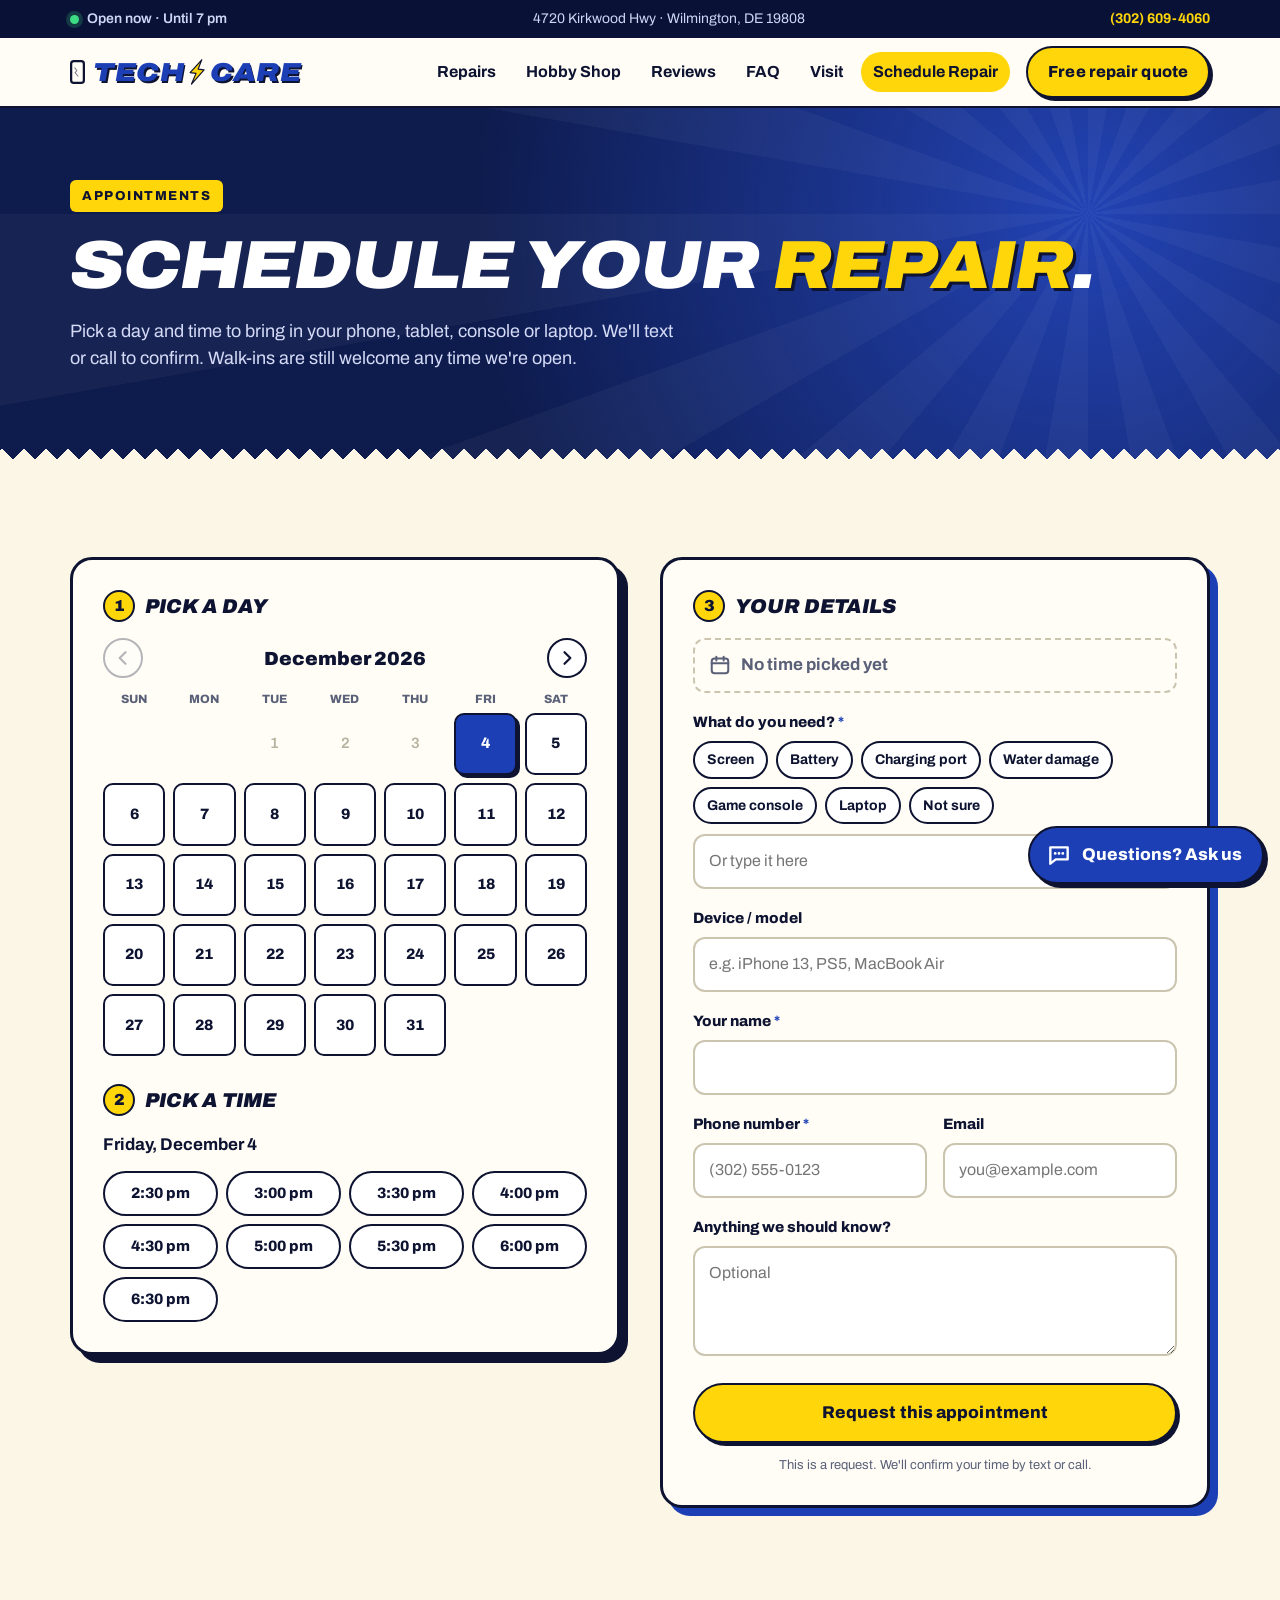
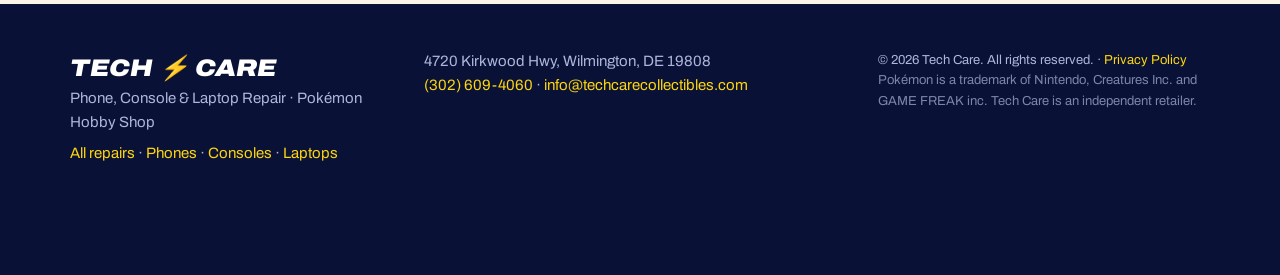
<file: book.html>
<!doctype html>
<html lang="en">
<head>
  <meta charset="utf-8">
  <meta name="viewport" content="width=device-width, initial-scale=1">
  <title>Schedule a Repair — Tech Care | Wilmington, DE</title>
  <meta name="description" content="Pick a day and time to bring your phone or tablet to Tech Care on Kirkwood Hwy in Wilmington, DE. Free, no-obligation quotes.">
  <link rel="canonical" href="https://techcarecollectibles.com/book.html">
  <link rel="icon" href="/favicon.svg" type="image/svg+xml">
  <meta name="theme-color" content="#1c3fb5">

  <meta property="og:type" content="website">
  <meta property="og:title" content="Schedule a repair — Tech Care">
  <meta property="og:description" content="Pick a time to drop off your phone or tablet at Tech Care, Wilmington, DE.">
  <meta property="og:image" content="https://techcarecollectibles.com/images/storefront.jpg">
  <meta property="og:url" content="https://techcarecollectibles.com/book.html">

  <link rel="preconnect" href="https://fonts.googleapis.com">
  <link rel="preconnect" href="https://fonts.gstatic.com" crossorigin>
  <link href="https://fonts.googleapis.com/css2?family=Archivo:ital,wdth,wght@0,62..125,400..900;1,62..125,700..900&display=swap" rel="stylesheet">
  <link rel="stylesheet" href="/styles.css">
</head>
<body>
  <a class="skip" href="#main">Skip to content</a>

  <!-- ===== Top bar ===== -->
  <div class="topbar">
    <div class="wrap topbar-inner">
      <span class="status" data-open-status><span class="dot"></span><span class="status-long" data-status-text>Checking hours…</span><span class="status-short" data-status-short>Checking hours…</span></span>
      <span class="topbar-addr">4720 Kirkwood Hwy · Wilmington, DE 19808</span>
      <a class="topbar-phone" href="tel:+13026094060">(302) 609-4060</a>
    </div>
  </div>

  <!-- ===== Header ===== -->
  <header class="site-header" id="top">
    <div class="wrap header-inner">
      <a class="brand" href="/" aria-label="Tech Care home">
        <svg class="brand-phone" viewBox="0 0 20 32" aria-hidden="true"><rect x="1.5" y="1.5" width="17" height="29" rx="3.5" fill="none" stroke="currentColor" stroke-width="3"/><path d="M6 10l3 4-2 3 4 5" fill="none" stroke="currentColor" stroke-width="1.4" opacity=".55"/></svg>
        <span>TECH</span>
        <svg class="brand-bolt" viewBox="0 0 24 36" aria-hidden="true"><path d="M16 1 3 20h8L7 35 21 14h-8z" fill="#ffd60a" stroke="#0d1330" stroke-width="1.6" stroke-linejoin="round"/></svg>
        <span>CARE</span>
      </a>

      <nav class="nav" id="nav" aria-label="Main">
        <a href="/repairs.html">Repairs</a>
        <a href="/#shop">Hobby Shop</a>
        <a href="/reviews.html">Reviews</a>
        <a href="/#faq">FAQ</a>
        <a href="/#visit">Visit</a>
        <a href="/book.html" aria-current="page">Schedule Repair</a>
        <a class="btn btn-yellow nav-cta" href="/#quote">Free repair quote</a>
      </nav>

      <button class="menu-btn" aria-controls="nav" aria-expanded="false" aria-label="Open menu">
        <span></span><span></span><span></span>
      </button>
    </div>
  </header>

  <main id="main">

    <!-- ===== Intro ===== -->
    <section class="bk-hero">
      <div class="wrap bk-hero-inner">
        <p class="eyebrow eyebrow-yellow">Appointments</p>
        <h1>Schedule your <span class="hl-yellow">repair</span>.</h1>
        <p class="lede">Pick a day and time to bring in your phone, tablet, console or laptop. We'll text or call to confirm. Walk-ins are still welcome any time we're open.</p>
      </div>
    </section>

    <!-- ===== Booking ===== -->
    <section class="section booking">
      <div class="wrap booking-inner">

        <div class="bk-card bk-pick">
          <div class="bk-step"><span>1</span> Pick a day</div>
          <div class="cal" data-cal>
            <div class="cal-head">
              <button type="button" class="cal-nav" data-cal-prev aria-label="Previous month">
                <svg viewBox="0 0 24 24" aria-hidden="true"><path d="m15 5-7 7 7 7" fill="none" stroke="currentColor" stroke-width="2.6" stroke-linecap="round" stroke-linejoin="round"/></svg>
              </button>
              <p class="cal-title" data-cal-title aria-live="polite">Loading…</p>
              <button type="button" class="cal-nav" data-cal-next aria-label="Next month">
                <svg viewBox="0 0 24 24" aria-hidden="true"><path d="m9 5 7 7-7 7" fill="none" stroke="currentColor" stroke-width="2.6" stroke-linecap="round" stroke-linejoin="round"/></svg>
              </button>
            </div>
            <div class="cal-dow" aria-hidden="true"><span>Sun</span><span>Mon</span><span>Tue</span><span>Wed</span><span>Thu</span><span>Fri</span><span>Sat</span></div>
            <div class="cal-grid" data-cal-grid role="grid" aria-label="Choose a date"></div>
          </div>

          <div class="bk-step bk-step-2"><span>2</span> Pick a time</div>
          <p class="slots-day" data-slots-day>Choose a day above to see open times.</p>
          <div class="slots" data-slots role="group" aria-label="Available times"></div>
          <noscript><p class="slots-day">Turn on JavaScript to use the calendar, or call <a href="tel:+13026094060">(302) 609-4060</a> to book.</p></noscript>
        </div>

        <div class="bk-card bk-details">
          <div class="bk-step"><span>3</span> Your details</div>

          <form id="book-form" name="booking" method="POST" action="/thanks.html" data-netlify="true" netlify-honeypot="bot-field" novalidate>
            <input type="hidden" name="form-name" value="booking">
            <input type="hidden" name="date" value="">
            <input type="hidden" name="time" value="">
            <input type="hidden" name="source" value="schedule page">

            <div class="bk-chosen" data-chosen>
              <svg viewBox="0 0 24 24" aria-hidden="true"><rect x="3" y="5" width="18" height="16" rx="3" fill="none" stroke="currentColor" stroke-width="2.2"/><path d="M3 10h18M8 3v4M16 3v4" stroke="currentColor" stroke-width="2.2" stroke-linecap="round"/></svg>
              <span data-chosen-text>No time picked yet</span>
            </div>
            <p class="err" data-err-for="slot"></p>

            <div class="field">
              <label for="b-service">What do you need? <span class="req" aria-hidden="true">*</span></label>
              <div class="chips" role="group" aria-label="Service">
                <button type="button" class="chip" data-service="Screen repair" data-key="screen">Screen</button>
                <button type="button" class="chip" data-service="Battery replacement">Battery</button>
                <button type="button" class="chip" data-service="Charging port">Charging port</button>
                <button type="button" class="chip" data-service="Water damage">Water damage</button>
                <button type="button" class="chip" data-service="Console repair (PS5 / Xbox)" data-key="console">Game console</button>
                <button type="button" class="chip" data-service="Laptop repair" data-key="laptop">Laptop</button>
                <button type="button" class="chip" data-service="Diagnosis — not sure">Not sure</button>
              </div>
              <input id="b-service" name="service" type="text" placeholder="Or type it here" autocomplete="off" required>
              <p class="err" data-err-for="service"></p>
            </div>

            <div class="field">
              <label for="b-device">Device / model</label>
              <input id="b-device" name="device" type="text" data-device-picker placeholder="e.g. iPhone 13, PS5, MacBook Air" autocomplete="off">
            </div>

            <div class="field">
              <label for="b-name">Your name <span class="req" aria-hidden="true">*</span></label>
              <input id="b-name" name="name" type="text" autocomplete="name" required>
              <p class="err" data-err-for="name"></p>
            </div>

            <div class="field-row">
              <div class="field">
                <label for="b-phone">Phone number <span class="req" aria-hidden="true">*</span></label>
                <input id="b-phone" name="phone" type="tel" inputmode="tel" autocomplete="tel" placeholder="(302) 555-0123" required>
                <p class="err" data-err-for="phone"></p>
              </div>
              <div class="field">
                <label for="b-email">Email</label>
                <input id="b-email" name="email" type="email" autocomplete="email" placeholder="you@example.com">
                <p class="err" data-err-for="email"></p>
              </div>
            </div>

            <div class="field">
              <label for="b-notes">Anything we should know?</label>
              <textarea id="b-notes" name="notes" rows="3" placeholder="Optional"></textarea>
            </div>

            <!-- spam trap: real people never see or fill this -->
            <div class="hp" aria-hidden="true">
              <label for="b-company">Company</label>
              <input id="b-company" name="bot-field" type="text" tabindex="-1" autocomplete="off">
            </div>

            <button class="btn btn-yellow btn-lg btn-block" type="submit">
              <span class="btn-label">Request this appointment</span>
            </button>
            <p class="form-note">This is a request. We'll confirm your time by text or call.</p>
            <div class="form-status" role="status" aria-live="polite"></div>
          </form>

          <div class="quote-done" hidden>
            <div class="done-icon"><svg viewBox="0 0 48 48" aria-hidden="true"><circle cx="24" cy="24" r="22" fill="#ffd60a"/><path d="m14 25 7 7 14-15" fill="none" stroke="#0d1330" stroke-width="4" stroke-linecap="round" stroke-linejoin="round"/></svg></div>
            <h3>Request sent!</h3>
            <p>We've got you down for <strong data-done-when>your time</strong>. We'll text or call to confirm. Need to change it? Call <a href="tel:+13026094060">(302) 609-4060</a>.</p>
            <button type="button" class="btn btn-ghost" data-book-reset>Book another</button>
          </div>
        </div>

      </div>
    </section>

  </main>

  <footer class="site-footer">
    <div class="wrap footer-inner">
      <div>
        <p class="footer-brand">TECH <span>⚡</span> CARE</p>
        <p>Phone, Console &amp; Laptop Repair · Pokémon Hobby Shop</p>
        <p class="footer-links"><a href="/repairs.html">All repairs</a> · <a href="/phone-repair.html">Phones</a> · <a href="/console-repair.html">Consoles</a> · <a href="/laptop-repair.html">Laptops</a></p>
      </div>
      <div>
        <p>4720 Kirkwood Hwy, Wilmington, DE 19808</p>
        <p><a href="tel:+13026094060">(302) 609-4060</a> · <a href="mailto:info@techcarecollectibles.com">info@techcarecollectibles.com</a></p>
      </div>
      <p class="footer-copy">© <span id="yr">2026</span> Tech Care. All rights reserved. · <a href="/privacy.html">Privacy Policy</a><br><span class="tm">Pokémon is a trademark of Nintendo, Creatures Inc. and GAME FREAK inc. Tech Care is an independent retailer.</span></p>
    </div>
  </footer>

  <!-- ===== Chat widget ===== -->
  <div class="chat" id="chat" data-state="closed">
    <button class="chat-launcher" type="button" aria-controls="chat-panel" aria-expanded="false">
      <svg class="icon-open" viewBox="0 0 24 24" aria-hidden="true"><path d="M4 5h16v11H9l-5 4z" fill="none" stroke="currentColor" stroke-width="2.2" stroke-linejoin="round"/><path d="M8.5 10.5h.01M12 10.5h.01M15.5 10.5h.01" stroke="currentColor" stroke-width="2.6" stroke-linecap="round"/></svg>
      <svg class="icon-close" viewBox="0 0 24 24" aria-hidden="true"><path d="M6 6l12 12M18 6 6 18" stroke="currentColor" stroke-width="2.4" stroke-linecap="round"/></svg>
      <span class="chat-launcher-label">Questions? Ask us</span>
    </button>

    <section class="chat-panel" id="chat-panel" role="dialog" aria-label="Tech Care chat helper" hidden>
      <header class="chat-head">
        <div class="chat-avatar" aria-hidden="true"><svg viewBox="0 0 24 36"><path d="M16 1 3 20h8L7 35 21 14h-8z" fill="#ffd60a"/></svg></div>
        <div>
          <p class="chat-title">Tech Care Helper</p>
          <p class="chat-sub">Instant answers to common questions</p>
        </div>
        <button class="chat-x" type="button" aria-label="Close chat">
          <svg viewBox="0 0 24 24" aria-hidden="true"><path d="M6 6l12 12M18 6 6 18" stroke="currentColor" stroke-width="2.4" stroke-linecap="round"/></svg>
        </button>
      </header>
      <div class="chat-log" id="chat-log" aria-live="polite"></div>
      <div class="chat-suggest" id="chat-suggest"></div>
      <form class="chat-input" id="chat-form" autocomplete="off">
        <label class="sr-only" for="chat-text">Type your question</label>
        <input id="chat-text" type="text" placeholder="Ask about repairs, cards, hours…" maxlength="200">
        <button type="submit" aria-label="Send">
          <svg viewBox="0 0 24 24" aria-hidden="true"><path d="M4 12h14m-6-7 7 7-7 7" fill="none" stroke="currentColor" stroke-width="2.4" stroke-linecap="round" stroke-linejoin="round"/></svg>
        </button>
      </form>
    </section>
  </div>

  <script src="/js/config.js"></script>
  <script src="/js/faq-data.js"></script>
  <script src="/js/site.js"></script>
  <script src="/js/devices.js"></script>
  <script src="/js/device-picker.js"></script>
  <script src="/js/slots.js"></script>
  <script src="/js/booking.js"></script>
  <script src="/js/chat.js"></script>
</body>
</html>
</file>
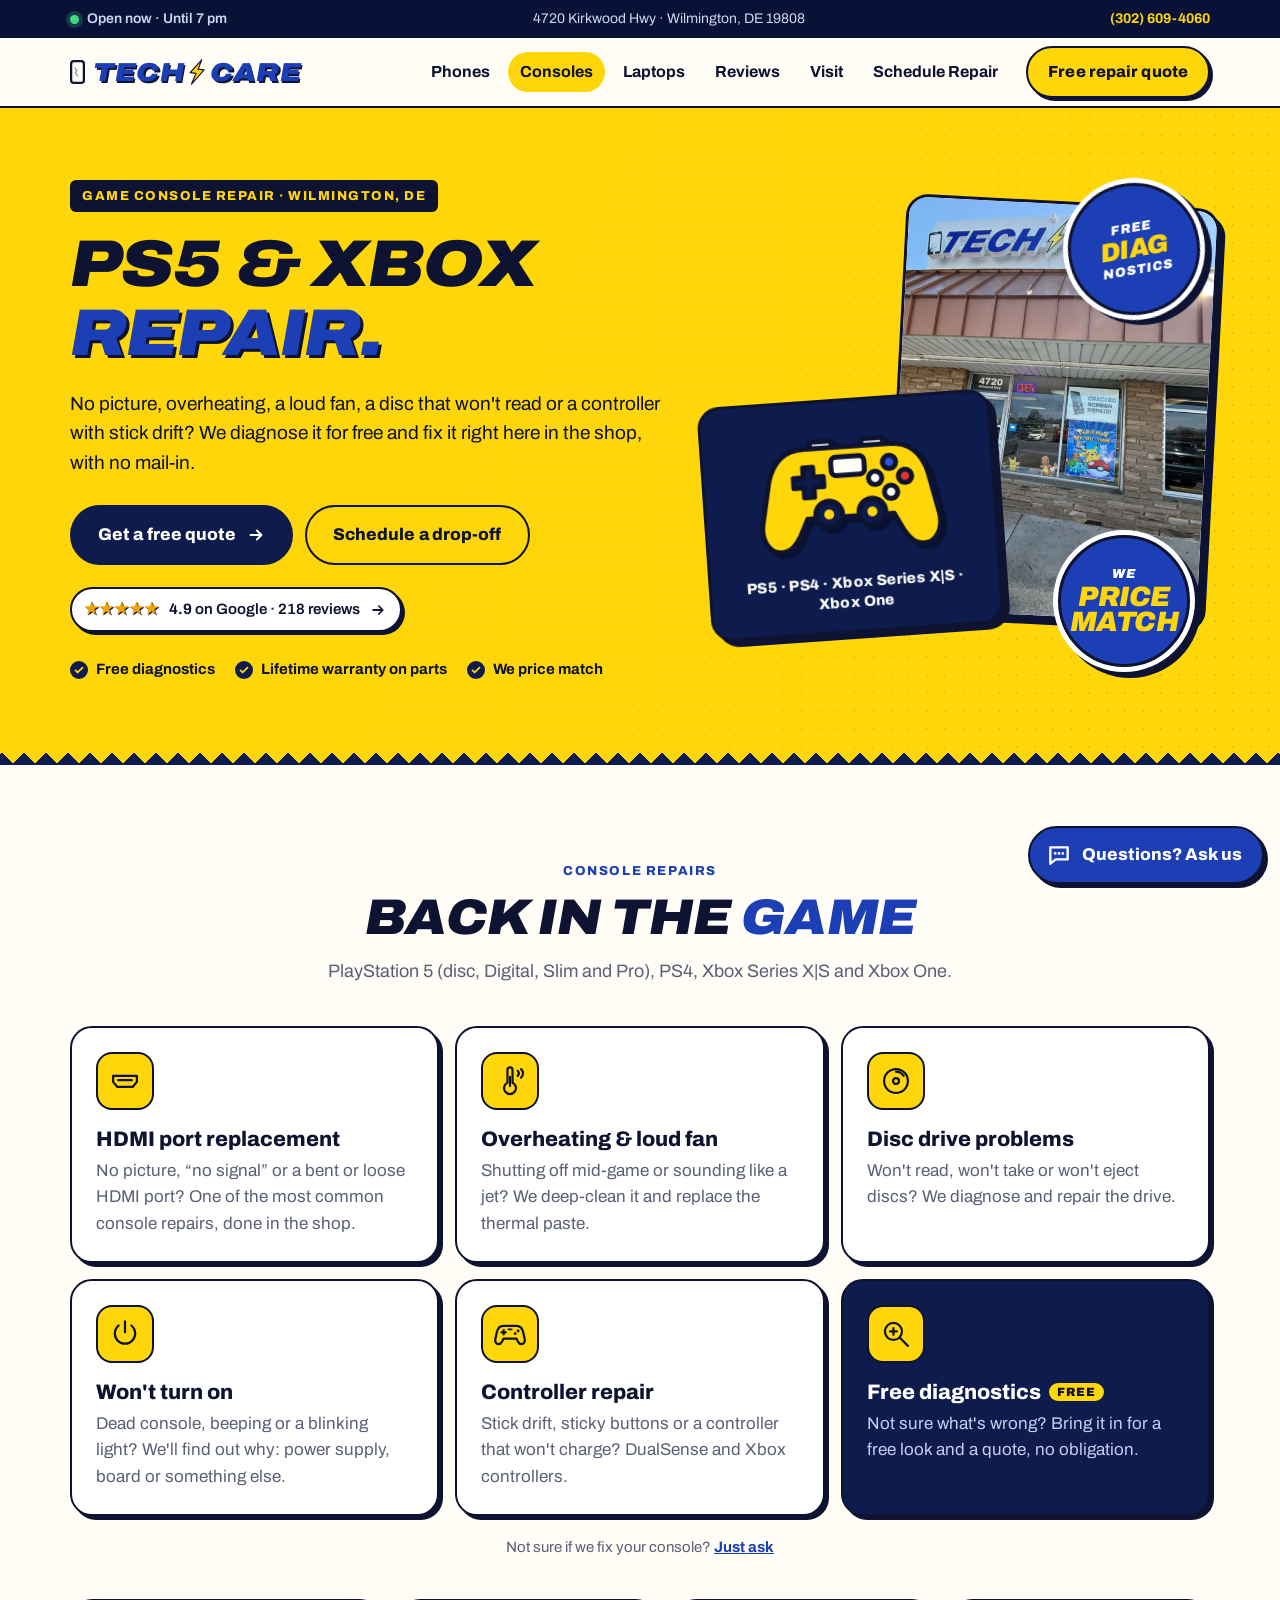
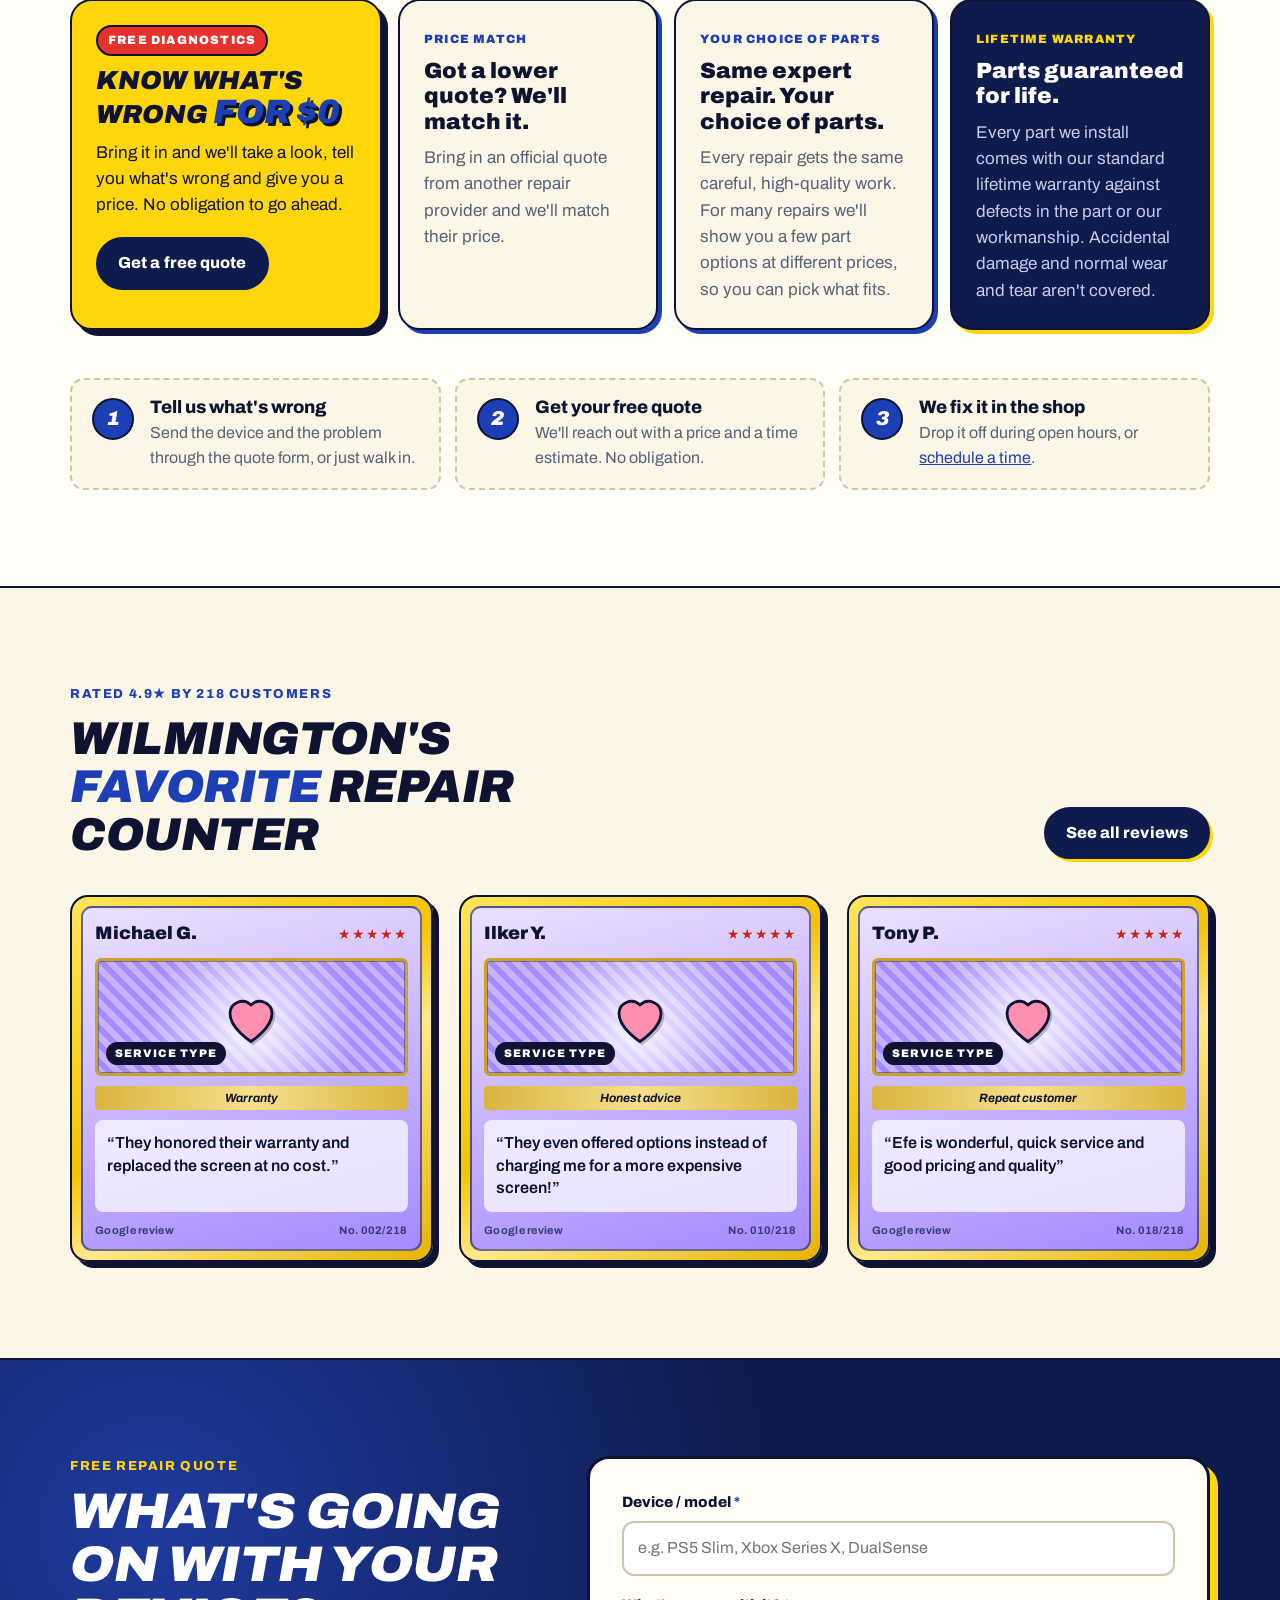
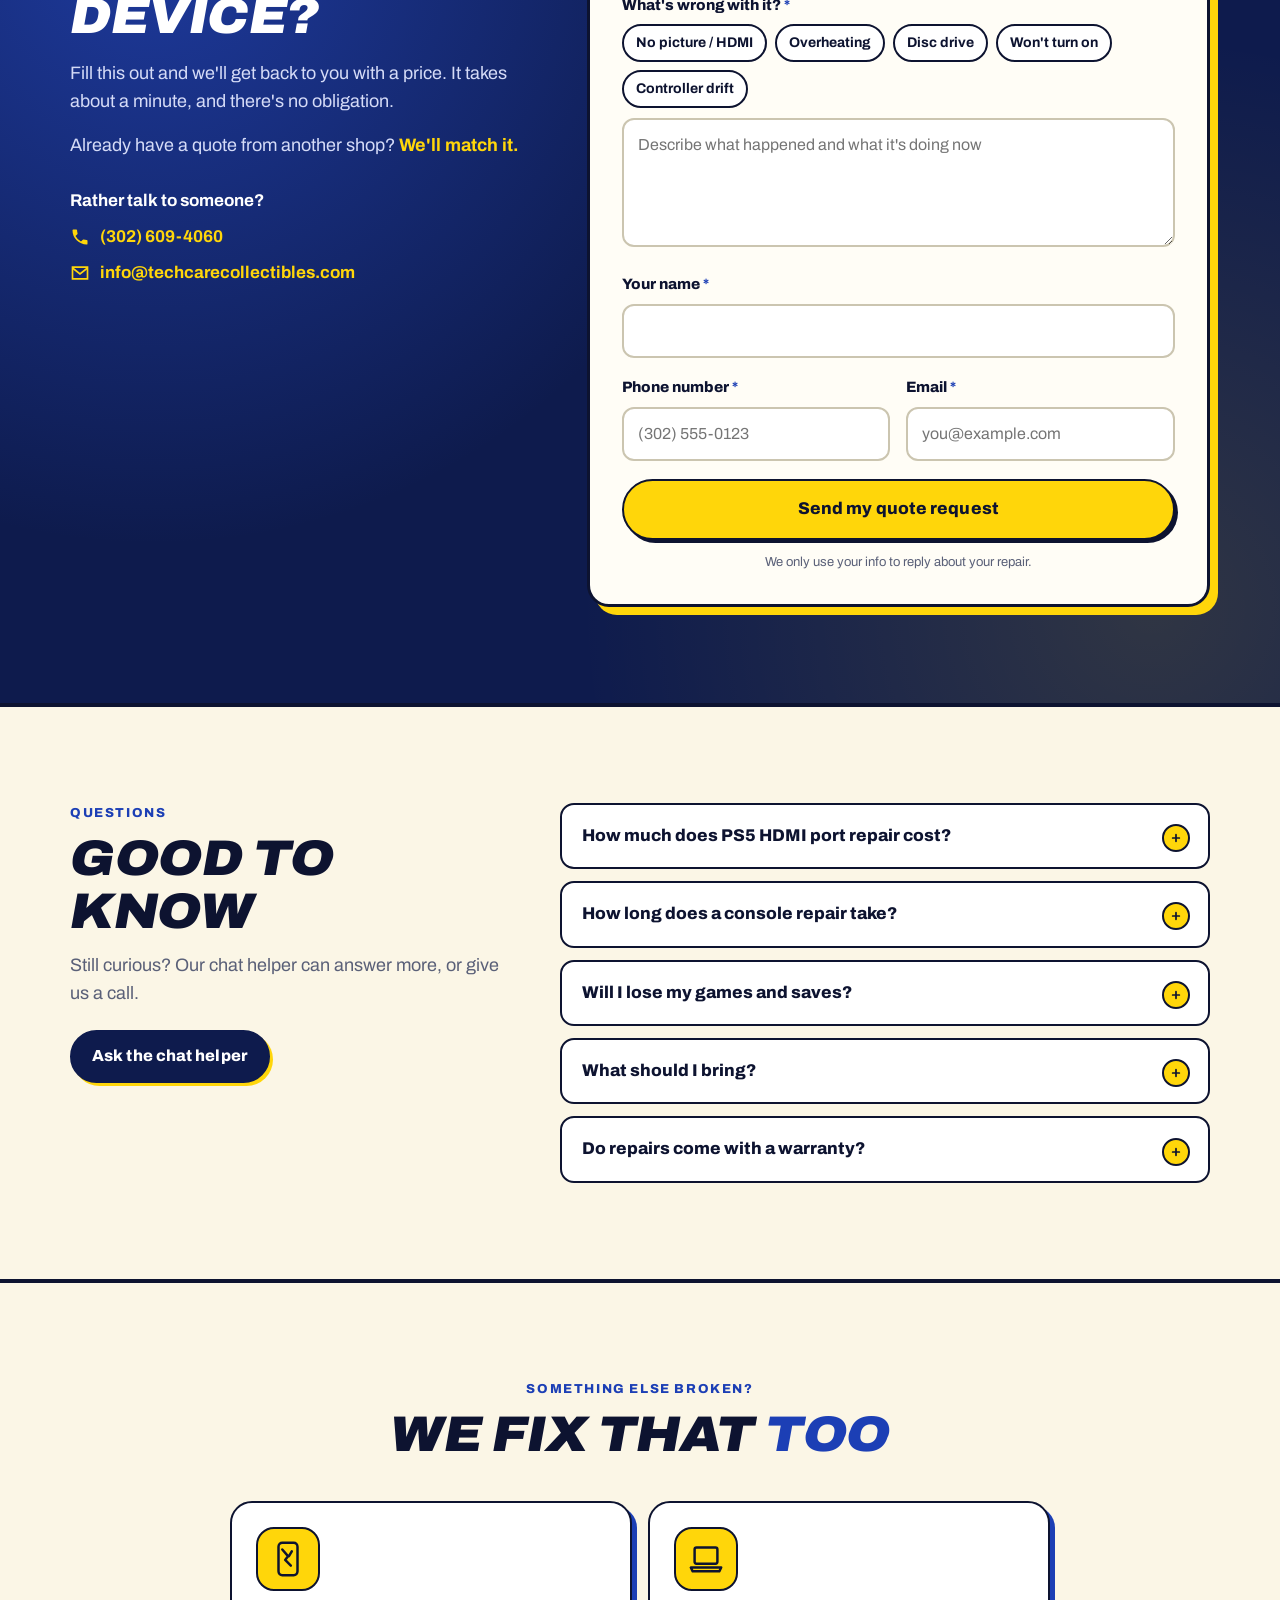
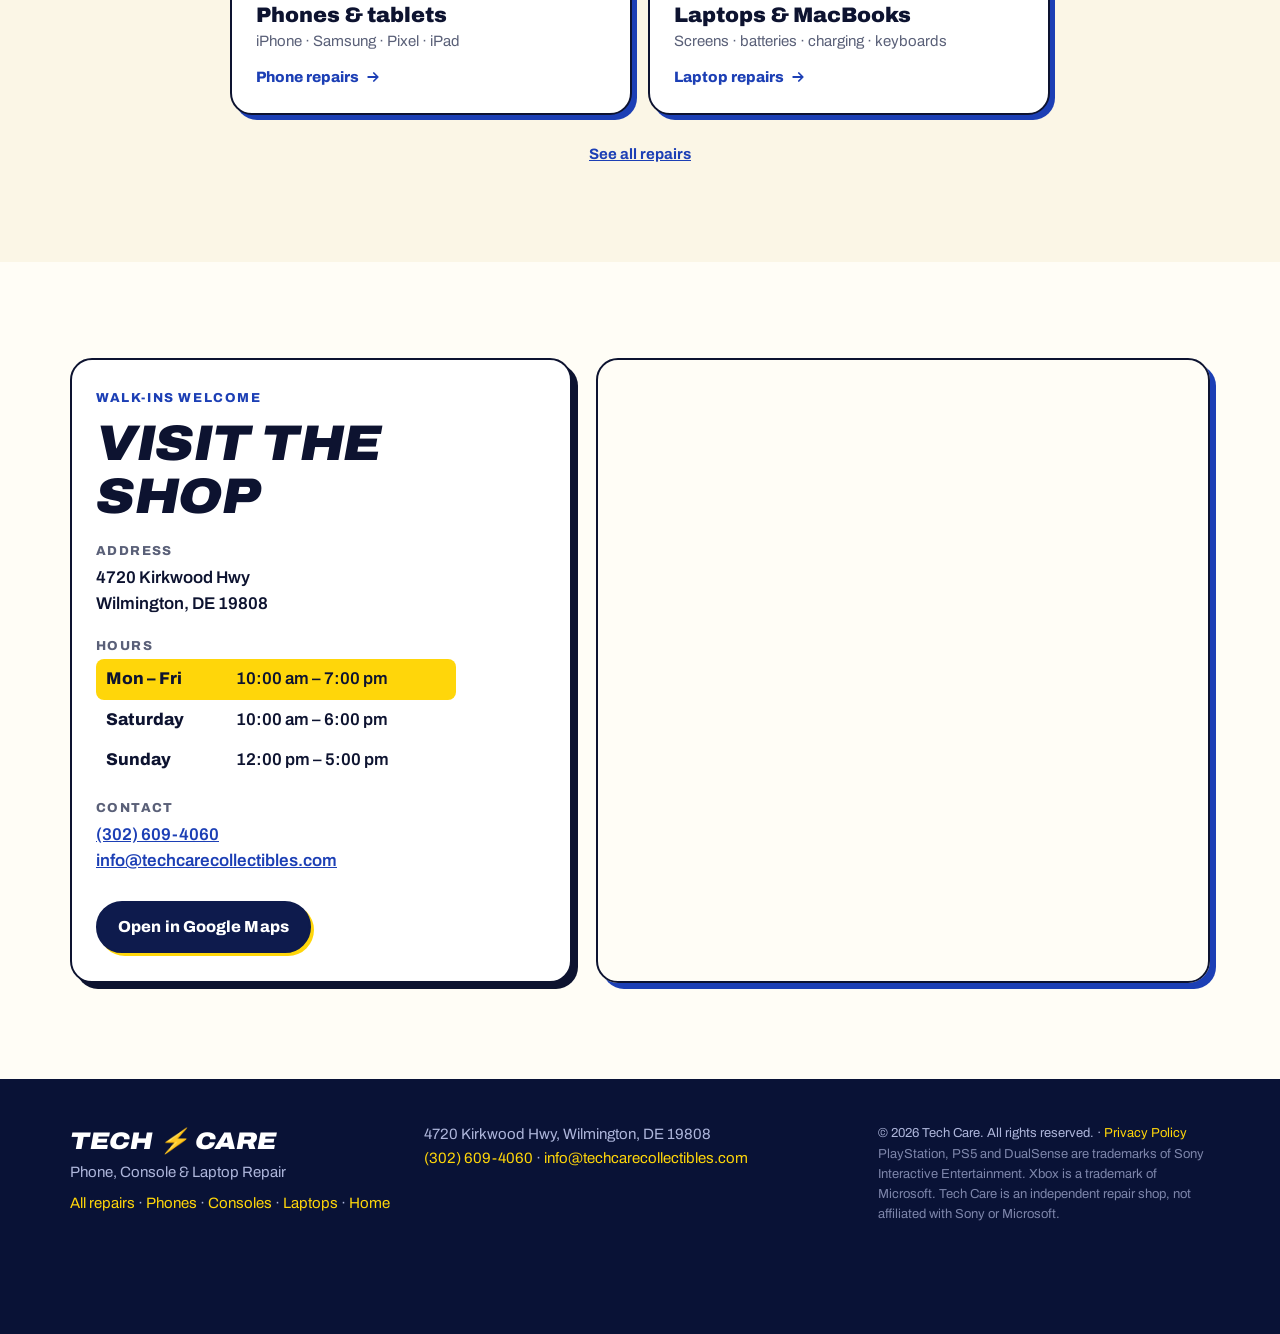
<file: console-repair.html>
<!doctype html>
<html lang="en">
<head>
  <meta charset="utf-8">
  <meta name="viewport" content="width=device-width, initial-scale=1">
  <title>PS5 &amp; Xbox Repair in Wilmington, DE — HDMI, Overheating, Disc Drive | Tech Care</title>
  <meta name="description" content="PS5, PS4, Xbox Series X|S and Xbox One repair in Wilmington, DE: HDMI port replacement, overheating and loud fans, disc drives, power issues and controller drift. Free diagnostics.">
  <link rel="canonical" href="https://techcarecollectibles.com/console-repair.html">
  <link rel="icon" href="/favicon.svg" type="image/svg+xml">
  <meta name="theme-color" content="#1c3fb5">

  <meta property="og:type" content="website">
  <meta property="og:title" content="PS5 &amp; Xbox repair in Wilmington, DE — Tech Care">
  <meta property="og:description" content="PS5, PS4, Xbox Series X|S and Xbox One repair in Wilmington, DE: HDMI port replacement, overheating and loud fans, disc drives, power issues and controller drift. Free diagnostics.">
  <meta property="og:image" content="https://techcarecollectibles.com/images/storefront.jpg">
  <meta property="og:url" content="https://techcarecollectibles.com/console-repair.html">

  <link rel="preconnect" href="https://fonts.googleapis.com">
  <link rel="preconnect" href="https://fonts.gstatic.com" crossorigin>
  <link href="https://fonts.googleapis.com/css2?family=Archivo:ital,wdth,wght@0,62..125,400..900;1,62..125,700..900&display=swap" rel="stylesheet">
  <link rel="stylesheet" href="/styles.css">

  <script type="application/ld+json">
{
  "@context": "https://schema.org",
  "@type": "LocalBusiness",
  "name": "Tech Care",
  "image": "https://techcarecollectibles.com/images/storefront.jpg",
  "url": "https://techcarecollectibles.com/console-repair.html",
  "telephone": "+1-302-609-4060",
  "address": {
    "@type": "PostalAddress",
    "streetAddress": "4720 Kirkwood Hwy",
    "addressLocality": "Wilmington",
    "addressRegion": "DE",
    "postalCode": "19808",
    "addressCountry": "US"
  },
  "priceRange": "$$",
  "openingHoursSpecification": [
    {
      "@type": "OpeningHoursSpecification",
      "dayOfWeek": [
        "Monday",
        "Tuesday",
        "Wednesday",
        "Thursday",
        "Friday"
      ],
      "opens": "10:00",
      "closes": "19:00"
    },
    {
      "@type": "OpeningHoursSpecification",
      "dayOfWeek": "Saturday",
      "opens": "10:00",
      "closes": "18:00"
    },
    {
      "@type": "OpeningHoursSpecification",
      "dayOfWeek": "Sunday",
      "opens": "12:00",
      "closes": "17:00"
    }
  ],
  "makesOffer": [
    {
      "@type": "Offer",
      "itemOffered": {
        "@type": "Service",
        "name": "HDMI port replacement"
      }
    },
    {
      "@type": "Offer",
      "itemOffered": {
        "@type": "Service",
        "name": "Overheating & loud fan"
      }
    },
    {
      "@type": "Offer",
      "itemOffered": {
        "@type": "Service",
        "name": "Disc drive problems"
      }
    },
    {
      "@type": "Offer",
      "itemOffered": {
        "@type": "Service",
        "name": "Won't turn on"
      }
    },
    {
      "@type": "Offer",
      "itemOffered": {
        "@type": "Service",
        "name": "Controller repair"
      }
    },
    {
      "@type": "Offer",
      "itemOffered": {
        "@type": "Service",
        "name": "Free diagnostics"
      }
    }
  ]
}
  </script>
</head>
<body class="lp">
  <a class="skip" href="#main">Skip to content</a>
  <!-- Repair-only landing page, generated from a template. Keep the four repair pages in step when editing. -->

  <!-- ===== Top bar ===== -->
  <div class="topbar">
    <div class="wrap topbar-inner">
      <span class="status" data-open-status><span class="dot"></span><span class="status-long" data-status-text>Checking hours…</span><span class="status-short" data-status-short>Checking hours…</span></span>
      <span class="topbar-addr">4720 Kirkwood Hwy · Wilmington, DE 19808</span>
      <a class="topbar-phone" href="tel:+13026094060">(302) 609-4060</a>
    </div>
  </div>

  <!-- ===== Header ===== -->
  <header class="site-header" id="top">
    <div class="wrap header-inner">
      <a class="brand" href="/" aria-label="Tech Care home">
        <svg class="brand-phone" viewBox="0 0 20 32" aria-hidden="true"><rect x="1.5" y="1.5" width="17" height="29" rx="3.5" fill="none" stroke="currentColor" stroke-width="3"/><path d="M6 10l3 4-2 3 4 5" fill="none" stroke="currentColor" stroke-width="1.4" opacity=".55"/></svg>
        <span>TECH</span>
        <svg class="brand-bolt" viewBox="0 0 24 36" aria-hidden="true"><path d="M16 1 3 20h8L7 35 21 14h-8z" fill="#ffd60a" stroke="#0d1330" stroke-width="1.6" stroke-linejoin="round"/></svg>
        <span>CARE</span>
      </a>

      <nav class="nav" id="nav" aria-label="Main">
        <a href="/phone-repair.html">Phones</a>
        <a href="/console-repair.html" aria-current="page">Consoles</a>
        <a href="/laptop-repair.html">Laptops</a>
        <a href="/reviews.html">Reviews</a>
        <a href="#visit">Visit</a>
        <a href="/book.html">Schedule Repair</a>
        <a class="btn btn-yellow nav-cta" href="#quote">Free repair quote</a>
      </nav>

      <a class="header-call" href="tel:+13026094060" aria-label="Call (302) 609-4060">
        <svg viewBox="0 0 24 24" aria-hidden="true"><path d="M6.6 10.8a15.1 15.1 0 0 0 6.6 6.6l2.2-2.2a1 1 0 0 1 1-.25 11.4 11.4 0 0 0 3.6.57 1 1 0 0 1 1 1V20a1 1 0 0 1-1 1A17 17 0 0 1 3 4a1 1 0 0 1 1-1h3.5a1 1 0 0 1 1 1c0 1.25.2 2.45.57 3.57a1 1 0 0 1-.25 1z" fill="currentColor"/></svg>
        <span>Call</span>
      </a>
      <button class="menu-btn" aria-controls="nav" aria-expanded="false" aria-label="Open menu">
        <span></span><span></span><span></span>
      </button>
    </div>
  </header>

  <main id="main">

    <!-- ===== Hero ===== -->
    <section class="hero lp-hero">
      <div class="wrap hero-inner">
        <div class="hero-copy">
          <p class="eyebrow">Game console repair · Wilmington, DE</p>
          <h1>PS5 &amp; Xbox <span class="hl">repair.</span></h1>
          <p class="lede">No picture, overheating, a loud fan, a disc that won't read or a controller with stick drift? We diagnose it for free and fix it right here in the shop, with no mail-in.</p>
          <div class="hero-ctas">
            <a class="btn btn-navy btn-lg" href="#quote">Get a free quote <svg viewBox="0 0 20 20" aria-hidden="true"><path d="M4 10h11m-4-5 5 5-5 5" fill="none" stroke="currentColor" stroke-width="2.2" stroke-linecap="round" stroke-linejoin="round"/></svg></a>
            <a class="btn btn-ghost btn-lg" href="/book.html?service=console">Schedule a drop-off</a>
          </div>
          <a class="rating-badge" href="/reviews.html">
            <span class="rating-stars" aria-hidden="true">★★★★★</span>
            <span><strong data-rating>4.9</strong> on Google · <span data-review-count>218</span> reviews</span>
            <svg viewBox="0 0 20 20" aria-hidden="true"><path d="M4 10h11m-4-5 5 5-5 5" fill="none" stroke="currentColor" stroke-width="2.2" stroke-linecap="round" stroke-linejoin="round"/></svg>
          </a>
          <ul class="hero-points">
            <li>Free diagnostics</li>
            <li>Lifetime warranty on parts</li>
            <li>We price match</li>
          </ul>
        </div>

        <div class="hero-art lp-art" aria-hidden="true">
          <figure class="photo lp-photo"><img src="/images/storefront.jpg" alt="" width="1050" height="1400"></figure>
          <div class="lp-device"><svg class="pad-art" viewBox="0 0 120 84" aria-hidden="true">
            <g stroke="#0d1330" stroke-width="3" stroke-linejoin="round" stroke-linecap="round">
              <path d="M38 14v-4h13v4M69 14v-4h13v4" fill="#fffdf6"/>
              <path d="M34 14h52c12 0 19 7 22 19l5 24c2 10-3 18-10 18-6 0-9-4-12-9l-5-10H34l-5 10c-3 5-6 9-12 9-7 0-12-8-10-18l5-24c3-12 10-19 22-19z" fill="#ffd60a"/>
              <rect x="50" y="20" width="20" height="11" rx="3" fill="#fffdf6"/>
              <path d="M33 25h6v6h6v6h-6v6h-6v-6h-6v-6h6z" fill="#0e1b4d"/>
              <circle cx="85" cy="25" r="4" fill="#2b54e0"/><circle cx="94" cy="34" r="4" fill="#e5322d"/>
              <circle cx="85" cy="43" r="4" fill="#fffdf6"/><circle cx="76" cy="34" r="4" fill="#fffdf6"/>
              <circle cx="47" cy="54" r="8" fill="#0e1b4d"/><circle cx="73" cy="54" r="8" fill="#0e1b4d"/>
            </g>
            <circle cx="47" cy="54" r="3" fill="#ffd60a"/><circle cx="73" cy="54" r="3" fill="#ffd60a"/>
          </svg><span>PS5 · PS4 · Xbox Series X|S · Xbox One</span></div>
          <a class="sticker sticker-1 sticker-free" href="#deals" tabindex="-1"><small>Free</small>Diag<small>nostics</small></a>
          <a class="sticker sticker-3" href="#deals" tabindex="-1"><small>We</small>Price<br>match</a>
        </div>
      </div>
    </section>

    <!-- ===== Services ===== -->
    <section class="section" id="repairs">
      <div class="wrap">
        <div class="section-head">
          <p class="kicker">Console repairs</p>
          <h2>Back in the <span class="hl-blue">game</span></h2>
          <p>PlayStation 5 (disc, Digital, Slim and Pro), PS4, Xbox Series X|S and Xbox One.</p>
        </div>

        <div class="services services--6" data-reveal>
          <article class="service">
            <div class="service-icon"><svg viewBox="0 0 40 40" aria-hidden="true"><g fill="none" stroke="currentColor" stroke-width="2.6" stroke-linecap="round" stroke-linejoin="round"><path d="M6 14h28v7l-5 6H11l-5-6z"/><path d="M12 19h16"/></g></svg></div>
            <h3>HDMI port replacement</h3>
            <p>No picture, “no signal” or a bent or loose HDMI port? One of the most common console repairs, done in the shop.</p>
          </article>
          <article class="service">
            <div class="service-icon"><svg viewBox="0 0 40 40" aria-hidden="true"><g fill="none" stroke="currentColor" stroke-width="2.6" stroke-linecap="round" stroke-linejoin="round"><path d="M17 7a3 3 0 0 1 6 0v15a7 7 0 1 1-6 0z"/><path d="M20 15v11"/><path d="M29 8c2 2 2 4 0 6M33 6c3 3 3 7 0 10"/></g></svg></div>
            <h3>Overheating &amp; loud fan</h3>
            <p>Shutting off mid-game or sounding like a jet? We deep-clean it and replace the thermal paste.</p>
          </article>
          <article class="service">
            <div class="service-icon"><svg viewBox="0 0 40 40" aria-hidden="true"><g fill="none" stroke="currentColor" stroke-width="2.6" stroke-linecap="round" stroke-linejoin="round"><circle cx="20" cy="20" r="14"/><circle cx="20" cy="20" r="3.5"/><path d="M20 9a11 11 0 0 1 9 5"/></g></svg></div>
            <h3>Disc drive problems</h3>
            <p>Won't read, won't take or won't eject discs? We diagnose and repair the drive.</p>
          </article>
          <article class="service">
            <div class="service-icon"><svg viewBox="0 0 40 40" aria-hidden="true"><g fill="none" stroke="currentColor" stroke-width="2.6" stroke-linecap="round" stroke-linejoin="round"><path d="M20 5v13"/><path d="M12.5 10a12 12 0 1 0 15 0"/></g></svg></div>
            <h3>Won't turn on</h3>
            <p>Dead console, beeping or a blinking light? We'll find out why: power supply, board or something else.</p>
          </article>
          <article class="service">
            <div class="service-icon"><svg viewBox="0 0 40 40" aria-hidden="true"><g fill="none" stroke="currentColor" stroke-width="2.6" stroke-linecap="round" stroke-linejoin="round"><path d="M12.5 10.5h15c4.2 0 6.8 2.6 7.8 6.6l1.9 8.4c.8 3.6-1 6.5-3.7 6.5-1.9 0-3.1-1.2-4.1-3l-1.7-3.5H12.3L10.6 29c-1 1.8-2.2 3-4.1 3-2.7 0-4.5-2.9-3.7-6.5l1.9-8.4c1-4 3.6-6.6 7.8-6.6z"/><path d="M12.5 15.5v5M10 18h5"/><path d="M26 19.5h.01M29.5 16.5h.01" stroke-width="3.4"/><path d="M18 14.5h4" stroke-width="2"/></g></svg></div>
            <h3>Controller repair</h3>
            <p>Stick drift, sticky buttons or a controller that won't charge? DualSense and Xbox controllers.</p>
          </article>
          <article class="service service-free">
            <div class="service-icon"><svg viewBox="0 0 40 40" aria-hidden="true"><g fill="none" stroke="currentColor" stroke-width="2.6" stroke-linecap="round" stroke-linejoin="round"><circle cx="17" cy="17" r="10"/><path d="M24.5 24.5 34 34"/><path d="M13 17h8M17 13v8"/></g></svg></div>
            <h3>Free diagnostics <span class="tag">Free</span></h3>
            <p>Not sure what's wrong? Bring it in for a free look and a quote, no obligation.</p>
          </article>
        </div>
        <p class="services-more">Not sure if we fix your console? <a href="#quote">Just ask</a></p>

        <div class="deals" id="deals" data-reveal>
          <article class="deal deal-hot">
            <p class="deal-tag">Free diagnostics</p>
            <h3>Know what's wrong <span class="deal-price deal-price--sm">for $0</span></h3>
            <p>Bring it in and we'll take a look, tell you what's wrong and give you a price. No obligation to go ahead.</p>
            <a class="btn btn-navy" href="#quote">Get a free quote</a>
          </article>
          <article class="deal">
            <p class="deal-tag">Price match</p>
            <h3>Got a lower quote? We'll match it.</h3>
            <p>Bring in an official quote from another repair provider and we'll match their price.</p>
          </article>
          <article class="deal">
            <p class="deal-tag">Your choice of parts</p>
            <h3>Same expert repair. Your choice of parts.</h3>
            <p>Every repair gets the same careful, high-quality work. For many repairs we'll show you a few part options at different prices, so you can pick what fits.</p>
          </article>
          <article class="deal deal-warranty">
            <p class="deal-tag">Lifetime warranty</p>
            <h3>Parts guaranteed for life.</h3>
            <p>Every part we install comes with our standard lifetime warranty against defects in the part or our workmanship. Accidental damage and normal wear and tear aren't covered.</p>
          </article>
        </div>

        <ol class="steps" data-reveal>
          <li>
            <span class="step-num">1</span>
            <div><h3>Tell us what's wrong</h3><p>Send the device and the problem through the quote form, or just walk in.</p></div>
          </li>
          <li>
            <span class="step-num">2</span>
            <div><h3>Get your free quote</h3><p>We'll reach out with a price and a time estimate. No obligation.</p></div>
          </li>
          <li>
            <span class="step-num">3</span>
            <div><h3>We fix it in the shop</h3><p>Drop it off during open hours, or <a href="/book.html?service=console">schedule a time</a>.</p></div>
          </li>
        </ol>
      </div>
    </section>

    <!-- ===== Reviews ===== -->
    <section class="section reviews-teaser">
      <div class="wrap">
        <div class="teaser-head">
          <div>
            <p class="kicker">Rated <span data-rating>4.9</span>★ by <span data-review-count>218</span> customers</p>
            <h2>Wilmington's <span class="hl-blue">favorite</span> repair counter</h2>
          </div>
          <a class="btn btn-navy" href="/reviews.html">See all reviews</a>
        </div>
        <div class="review-grid review-grid--teaser" id="review-teaser" data-pick="Michael G.,Ilker Y.,Tony P." data-reveal><!-- cards from reviews-data.js --></div>
      </div>
    </section>

    <!-- ===== Quote ===== -->
    <section class="quote" id="quote">
      <div class="wrap quote-inner">
        <div class="quote-copy">
          <p class="kicker kicker-light">Free repair quote</p>
          <h2>What's going on with your device?</h2>
          <p>Fill this out and we'll get back to you with a price. It takes about a minute, and there's no obligation.</p>
          <p class="quote-perks">Already have a quote from another shop? <strong>We'll match it.</strong></p>
          <div class="quote-alt">
            <p>Rather talk to someone?</p>
            <a class="alt-link" href="tel:+13026094060">
              <svg viewBox="0 0 24 24" aria-hidden="true"><path d="M6.6 10.8a15.1 15.1 0 0 0 6.6 6.6l2.2-2.2a1 1 0 0 1 1-.25 11.4 11.4 0 0 0 3.6.57 1 1 0 0 1 1 1V20a1 1 0 0 1-1 1A17 17 0 0 1 3 4a1 1 0 0 1 1-1h3.5a1 1 0 0 1 1 1c0 1.25.2 2.45.57 3.57a1 1 0 0 1-.25 1z" fill="currentColor"/></svg>
              (302) 609-4060
            </a>
            <a class="alt-link" href="mailto:info@techcarecollectibles.com">
              <svg viewBox="0 0 24 24" aria-hidden="true"><path d="M3 5h18v14H3z" fill="none" stroke="currentColor" stroke-width="2"/><path d="m3 6 9 7 9-7" fill="none" stroke="currentColor" stroke-width="2"/></svg>
              info@techcarecollectibles.com
            </a>
          </div>
        </div>

        <div class="quote-card">
          <form id="quote-form" name="quote" method="POST" action="/thanks.html" data-netlify="true" netlify-honeypot="bot-field" novalidate>
            <input type="hidden" name="form-name" value="quote">
            <input type="hidden" name="source" value="console repair page">
            <div class="field">
              <label for="q-device">Device / model <span class="req" aria-hidden="true">*</span></label>
              <input id="q-device" name="device" type="text" data-device-picker="Game consoles" placeholder="e.g. PS5 Slim, Xbox Series X, DualSense" autocomplete="off" required>
              <p class="err" data-err-for="device"></p>
            </div>

            <div class="field">
              <label for="q-problem">What's wrong with it? <span class="req" aria-hidden="true">*</span></label>
              <div class="chips" role="group" aria-label="Common problems">
                <button type="button" class="chip" data-problem="No picture / HDMI port">No picture / HDMI</button>
                <button type="button" class="chip" data-problem="Overheating or loud fan">Overheating</button>
                <button type="button" class="chip" data-problem="Disc drive problem">Disc drive</button>
                <button type="button" class="chip" data-problem="Won&#x27;t turn on">Won&#x27;t turn on</button>
                <button type="button" class="chip" data-problem="Controller stick drift">Controller drift</button>
              </div>
              <textarea id="q-problem" name="problem" rows="4" placeholder="Describe what happened and what it's doing now" required></textarea>
              <p class="err" data-err-for="problem"></p>
            </div>

            <div class="field">
              <label for="q-name">Your name <span class="req" aria-hidden="true">*</span></label>
              <input id="q-name" name="name" type="text" autocomplete="name" required>
              <p class="err" data-err-for="name"></p>
            </div>

            <div class="field-row">
              <div class="field">
                <label for="q-phone">Phone number <span class="req" aria-hidden="true">*</span></label>
                <input id="q-phone" name="phone" type="tel" inputmode="tel" autocomplete="tel" placeholder="(302) 555-0123" required>
                <p class="err" data-err-for="phone"></p>
              </div>
              <div class="field">
                <label for="q-email">Email <span class="req" aria-hidden="true">*</span></label>
                <input id="q-email" name="email" type="email" autocomplete="email" placeholder="you@example.com" required>
                <p class="err" data-err-for="email"></p>
              </div>
            </div>

            <!-- spam trap: real people never see or fill this -->
            <div class="hp" aria-hidden="true">
              <label for="q-company">Company</label>
              <input id="q-company" name="bot-field" type="text" tabindex="-1" autocomplete="off">
            </div>

            <button class="btn btn-yellow btn-lg btn-block" type="submit">
              <span class="btn-label">Send my quote request</span>
            </button>
            <p class="form-note">We only use your info to reply about your repair.</p>
            <div class="form-status" role="status" aria-live="polite"></div>
          </form>

          <div class="quote-done" hidden>
            <div class="done-icon"><svg viewBox="0 0 48 48" aria-hidden="true"><circle cx="24" cy="24" r="22" fill="#ffd60a"/><path d="m14 25 7 7 14-15" fill="none" stroke="#0d1330" stroke-width="4" stroke-linecap="round" stroke-linejoin="round"/></svg></div>
            <h3>Request sent — thanks!</h3>
            <p>We'll get back to you soon with a quote for your <strong data-done-device>device</strong>. Need it sooner? Call <a href="tel:+13026094060">(302) 609-4060</a>.</p>
            <button type="button" class="btn btn-ghost" data-quote-reset>Send another request</button>
          </div>
        </div>
      </div>
    </section>

    <!-- ===== FAQ ===== -->
    <section class="section faq" id="faq">
      <div class="wrap faq-inner">
        <div class="section-head section-head-left">
          <p class="kicker">Questions</p>
          <h2>Good to know</h2>
          <p>Still curious? Our chat helper can answer more, or give us a call.</p>
          <button type="button" class="btn btn-navy" data-open-chat>Ask the chat helper</button>
        </div>
        <div class="faq-list">
          <details class="faq-item">
            <summary>How much does PS5 HDMI port repair cost?</summary>
            <div class="faq-a">It depends on the console and how badly the port is damaged, so we give you a <strong>free quote</strong> after a quick look. No obligation, and we <strong>price match</strong> official quotes from other repair shops.</div>
          </details>
          <details class="faq-item">
            <summary>How long does a console repair take?</summary>
            <div class="faq-a">We'll give you a time estimate with your quote. If a part needs to be ordered, we'll tell you upfront before any work starts.</div>
          </details>
          <details class="faq-item">
            <summary>Will I lose my games and saves?</summary>
            <div class="faq-a">Hardware repairs like an HDMI port, a fan clean or a disc drive don't involve your games or saves. If you can, turn on cloud saves (PS Plus or Xbox cloud) before you bring it in, just to be safe.</div>
          </details>
          <details class="faq-item">
            <summary>What should I bring?</summary>
            <div class="faq-a">Just the console. If the problem is with a controller, bring that too.</div>
          </details>
          <details class="faq-item">
            <summary>Do repairs come with a warranty?</summary>
            <div class="faq-a">Every part we install comes with our standard <strong>lifetime warranty</strong>. It covers <strong>defects in the part or in our workmanship</strong>: if a part fails because of a defect, we'll repair or replace it. It doesn't cover accidental damage (like drops, cracks or water) or normal wear and tear.</div>
          </details>
        </div>
      </div>
    </section>

    <!-- ===== Other repairs ===== -->
    <section class="section other-repairs">
      <div class="wrap">
        <div class="section-head">
          <p class="kicker">Something else broken?</p>
          <h2>We fix that <span class="hl-blue">too</span></h2>
        </div>
        <div class="cat-grid cat-grid--2" data-reveal>
          <a class="cat-card" href="/phone-repair.html">
            <span class="cat-icon"><svg viewBox="0 0 40 40" aria-hidden="true"><g fill="none" stroke="currentColor" stroke-width="2.6" stroke-linecap="round" stroke-linejoin="round"><rect x="10" y="3" width="20" height="34" rx="4"/><path d="M14 10l6 7-3 4 6 6M24 12l-3 5"/></g></svg></span>
            <span class="cat-text"><strong>Phones &amp; tablets</strong><span>iPhone · Samsung · Pixel · iPad</span></span>
            <span class="cat-go">Phone repairs <svg viewBox="0 0 20 20" aria-hidden="true"><path d="M4 10h11m-4-5 5 5-5 5" fill="none" stroke="currentColor" stroke-width="2.2" stroke-linecap="round" stroke-linejoin="round"/></svg></span>
          </a>
          <a class="cat-card" href="/laptop-repair.html">
            <span class="cat-icon"><svg viewBox="0 0 40 40" aria-hidden="true"><g fill="none" stroke="currentColor" stroke-width="2.6" stroke-linecap="round" stroke-linejoin="round"><rect x="8" y="8" width="24" height="17" rx="2"/><path d="M4 29h32l-2 4H6z"/></g></svg></span>
            <span class="cat-text"><strong>Laptops &amp; MacBooks</strong><span>Screens · batteries · charging · keyboards</span></span>
            <span class="cat-go">Laptop repairs <svg viewBox="0 0 20 20" aria-hidden="true"><path d="M4 10h11m-4-5 5 5-5 5" fill="none" stroke="currentColor" stroke-width="2.2" stroke-linecap="round" stroke-linejoin="round"/></svg></span>
          </a>
        </div>
        <p class="services-more"><a href="/repairs.html">See all repairs</a></p>
      </div>
    </section>

    <!-- ===== Visit ===== -->
    <section class="visit" id="visit">
      <div class="wrap visit-inner">
        <div class="visit-card">
          <p class="kicker">Walk-ins welcome</p>
          <h2>Visit the shop</h2>

          <div class="visit-block">
            <h3>Address</h3>
            <p>4720 Kirkwood Hwy<br>Wilmington, DE 19808</p>
          </div>

          <div class="visit-block">
            <h3>Hours</h3>
            <table class="hours" id="hours">
              <tbody>
                <tr data-days="1,2,3,4,5"><th scope="row">Mon – Fri</th><td>10:00 am – 7:00 pm</td></tr>
                <tr data-days="6"><th scope="row">Saturday</th><td>10:00 am – 6:00 pm</td></tr>
                <tr data-days="0"><th scope="row">Sunday</th><td>12:00 pm – 5:00 pm</td></tr>
              </tbody>
            </table>
          </div>

          <div class="visit-block">
            <h3>Contact</h3>
            <p><a href="tel:+13026094060">(302) 609-4060</a><br><a href="mailto:info@techcarecollectibles.com">info@techcarecollectibles.com</a></p>
          </div>

          <a class="btn btn-navy" href="https://maps.app.goo.gl/MrAmSJkTdqbsVuTa9" target="_blank" rel="noopener">Open in Google Maps</a>
        </div>

        <div class="map">
          <iframe
            title="Map to Tech Care, 4720 Kirkwood Hwy, Wilmington, DE"
            src="https://maps.google.com/maps?q=4720+Kirkwood+Hwy,+Wilmington,+DE+19808&t=&z=15&ie=UTF8&iwloc=&output=embed"
            loading="lazy"
            referrerpolicy="no-referrer-when-downgrade"
            allowfullscreen></iframe>
        </div>
      </div>
    </section>
  </main>

  <!-- ===== Footer ===== -->
  <footer class="site-footer">
    <div class="wrap footer-inner">
      <div>
        <p class="footer-brand">TECH <span>⚡</span> CARE</p>
        <p>Phone, Console &amp; Laptop Repair</p>
        <p class="footer-links"><a href="/repairs.html">All repairs</a> · <a href="/phone-repair.html">Phones</a> · <a href="/console-repair.html">Consoles</a> · <a href="/laptop-repair.html">Laptops</a> · <a href="/">Home</a></p>
      </div>
      <div>
        <p>4720 Kirkwood Hwy, Wilmington, DE 19808</p>
        <p><a href="tel:+13026094060">(302) 609-4060</a> · <a href="mailto:info@techcarecollectibles.com">info@techcarecollectibles.com</a></p>
      </div>
      <p class="footer-copy">© <span id="yr">2026</span> Tech Care. All rights reserved. · <a href="/privacy.html">Privacy Policy</a><br><span class="tm">PlayStation, PS5 and DualSense are trademarks of Sony Interactive Entertainment. Xbox is a trademark of Microsoft. Tech Care is an independent repair shop, not affiliated with Sony or Microsoft.</span></p>
    </div>
  </footer>

  <!-- ===== Chat widget ===== -->
  <div class="chat" id="chat" data-state="closed">
    <button class="chat-launcher" type="button" aria-controls="chat-panel" aria-expanded="false">
      <svg class="icon-open" viewBox="0 0 24 24" aria-hidden="true"><path d="M4 5h16v11H9l-5 4z" fill="none" stroke="currentColor" stroke-width="2.2" stroke-linejoin="round"/><path d="M8.5 10.5h.01M12 10.5h.01M15.5 10.5h.01" stroke="currentColor" stroke-width="2.6" stroke-linecap="round"/></svg>
      <svg class="icon-close" viewBox="0 0 24 24" aria-hidden="true"><path d="M6 6l12 12M18 6 6 18" stroke="currentColor" stroke-width="2.4" stroke-linecap="round"/></svg>
      <span class="chat-launcher-label">Questions? Ask us</span>
    </button>

    <section class="chat-panel" id="chat-panel" role="dialog" aria-label="Tech Care chat helper" hidden>
      <header class="chat-head">
        <div class="chat-avatar" aria-hidden="true"><svg viewBox="0 0 24 36"><path d="M16 1 3 20h8L7 35 21 14h-8z" fill="#ffd60a"/></svg></div>
        <div>
          <p class="chat-title">Tech Care Helper</p>
          <p class="chat-sub">Instant answers to common questions</p>
        </div>
        <button class="chat-x" type="button" aria-label="Close chat">
          <svg viewBox="0 0 24 24" aria-hidden="true"><path d="M6 6l12 12M18 6 6 18" stroke="currentColor" stroke-width="2.4" stroke-linecap="round"/></svg>
        </button>
      </header>
      <div class="chat-log" id="chat-log" aria-live="polite"></div>
      <div class="chat-suggest" id="chat-suggest"></div>
      <form class="chat-input" id="chat-form" autocomplete="off">
        <label class="sr-only" for="chat-text">Type your question</label>
        <input id="chat-text" type="text" placeholder="Ask about repairs, prices, hours…" maxlength="200">
        <button type="submit" aria-label="Send">
          <svg viewBox="0 0 24 24" aria-hidden="true"><path d="M4 12h14m-6-7 7 7-7 7" fill="none" stroke="currentColor" stroke-width="2.4" stroke-linecap="round" stroke-linejoin="round"/></svg>
        </button>
      </form>
    </section>
  </div>

  <script src="/js/config.js"></script>
  <script src="/js/faq-data.js"></script>
  <script src="/js/reviews-data.js"></script>
  <script src="/js/site.js"></script>
  <script src="/js/devices.js"></script>
  <script src="/js/device-picker.js"></script>
  <script src="/js/slots.js"></script>
  <script src="/js/reviews.js"></script>
  <script src="/js/chat.js"></script>
</body>
</html>
</file>
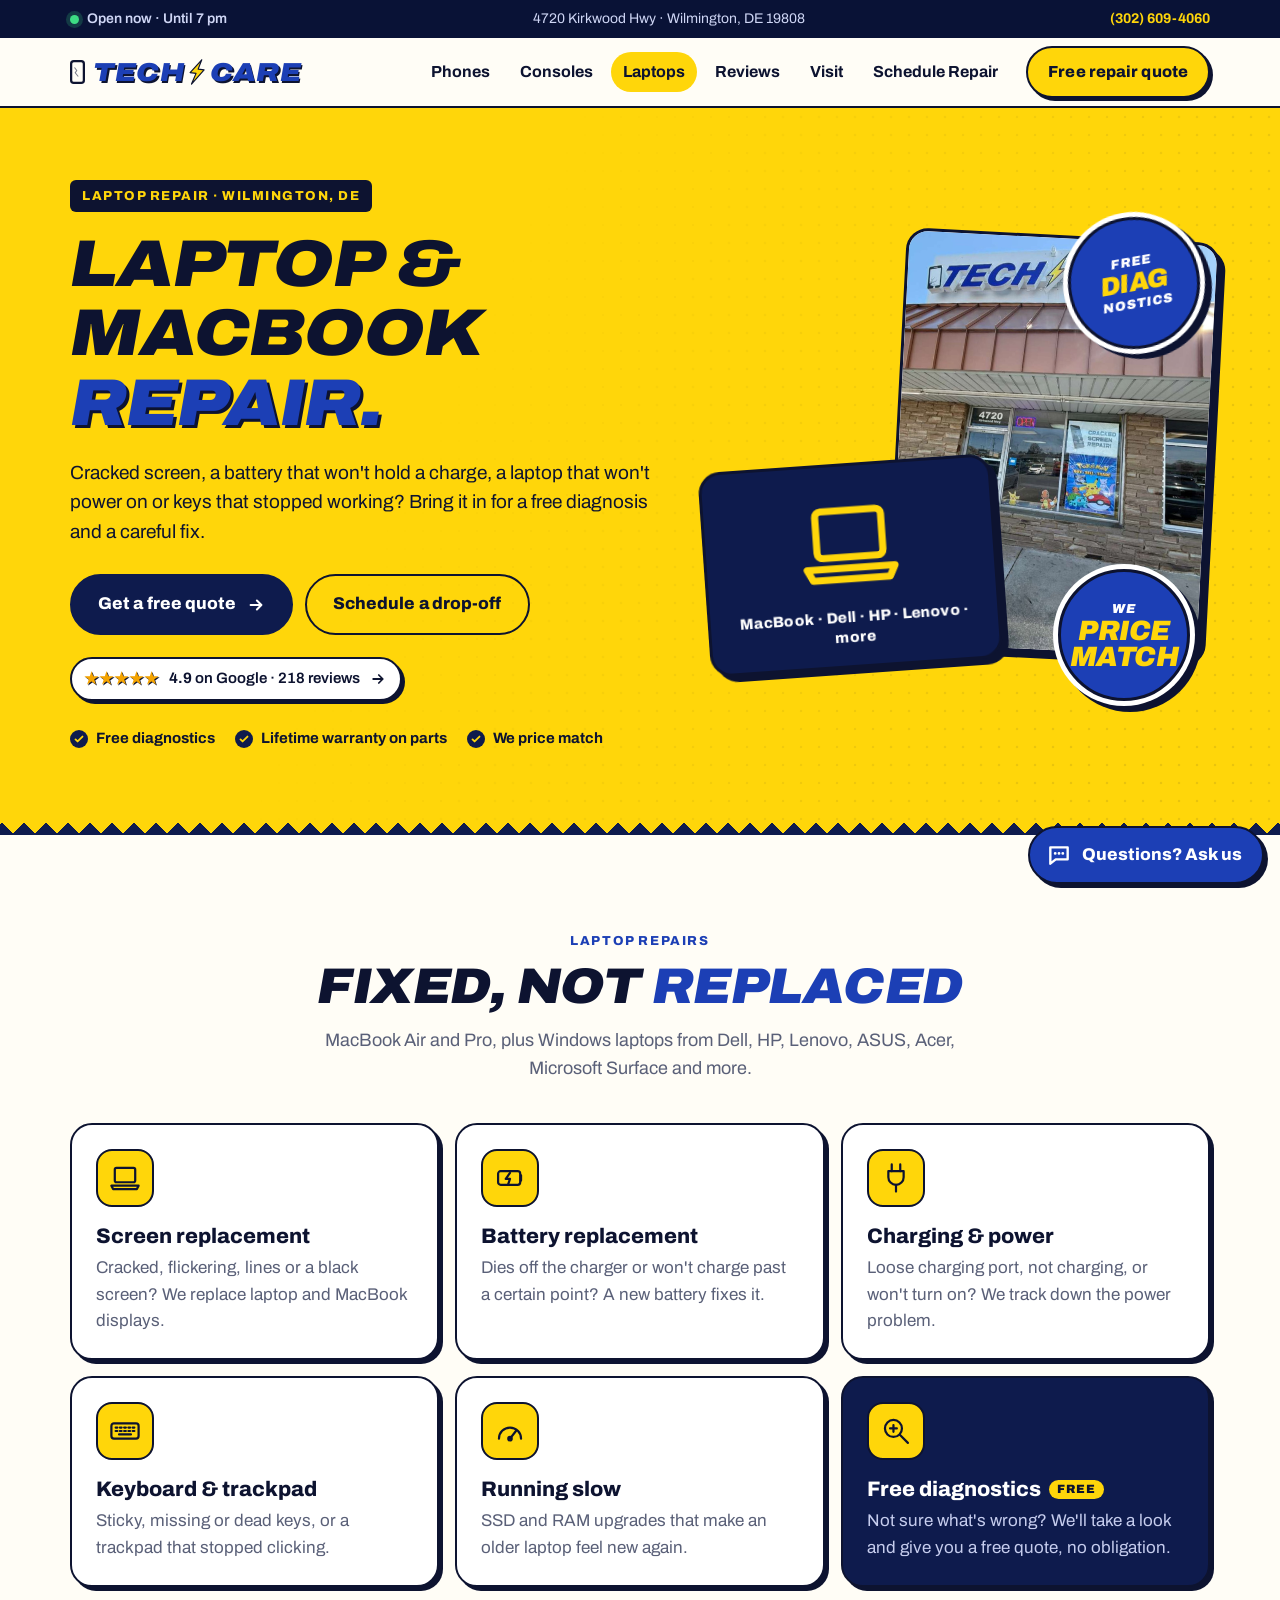
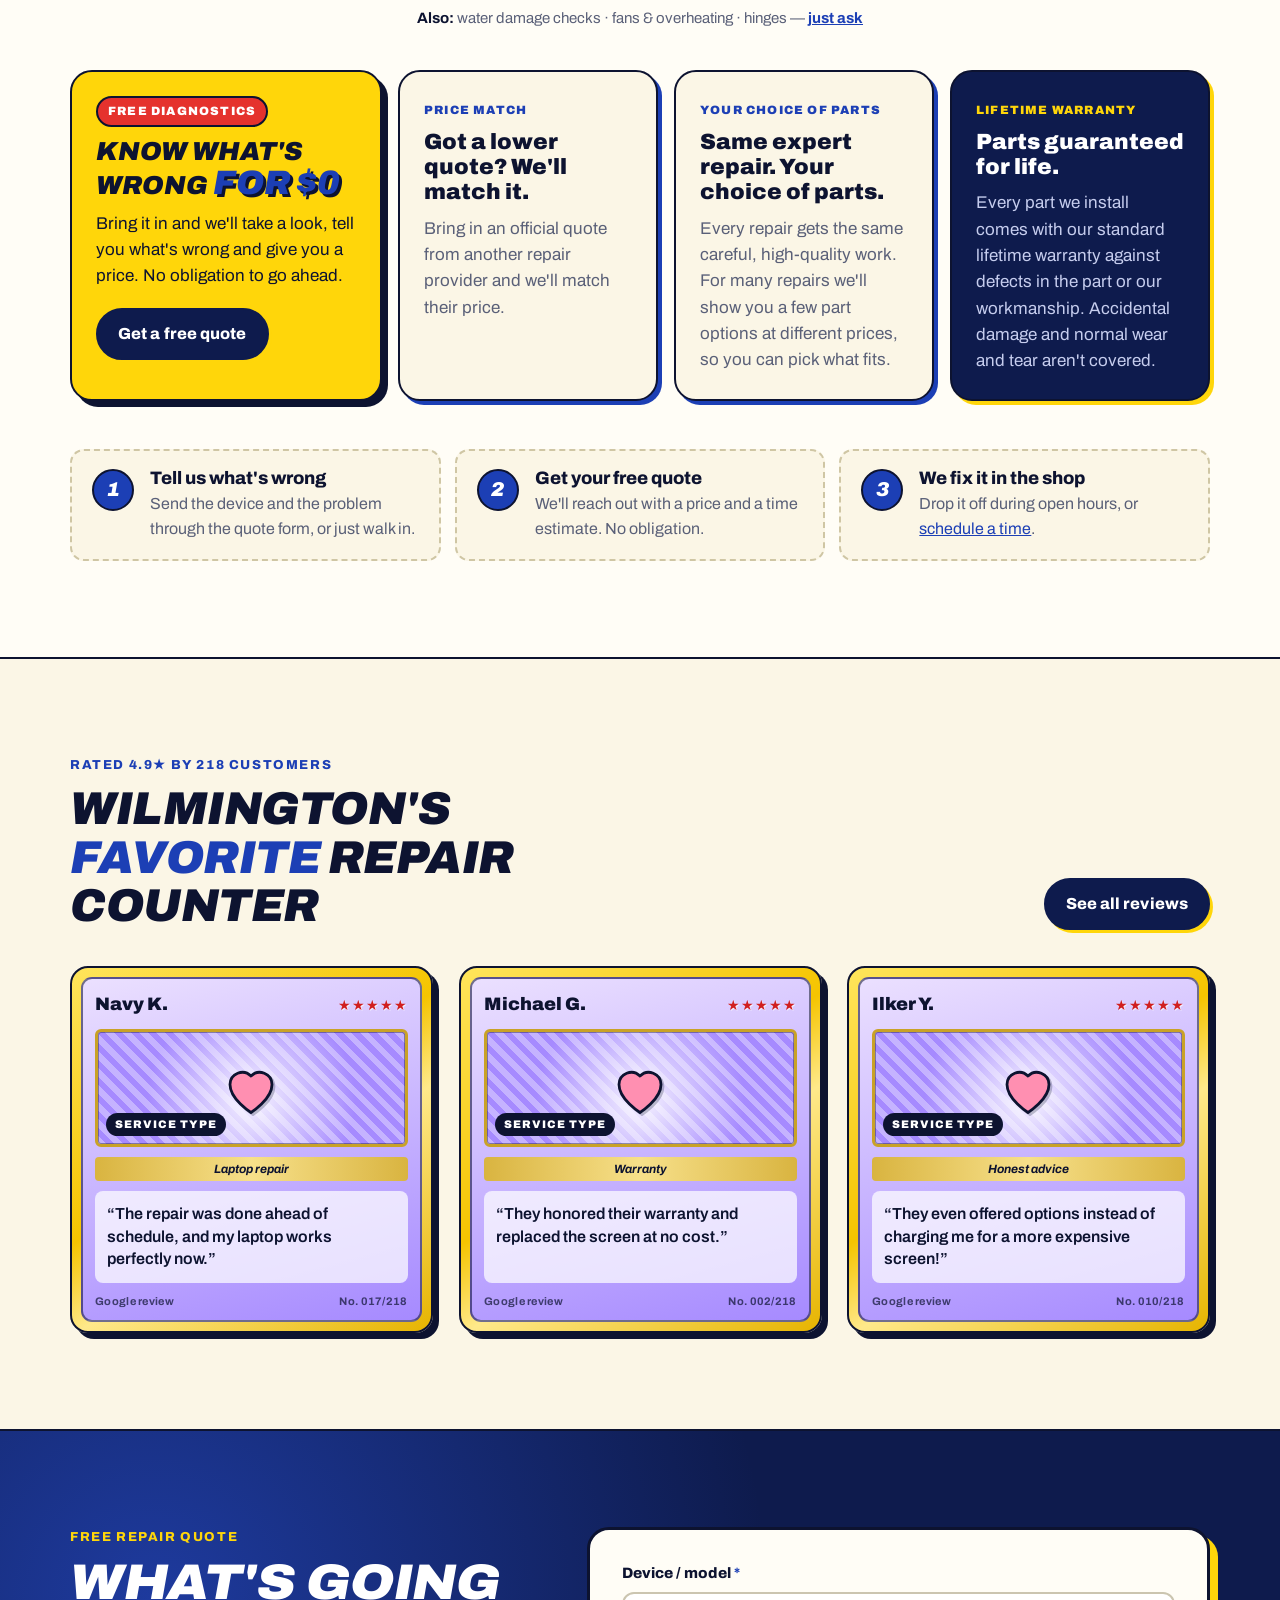
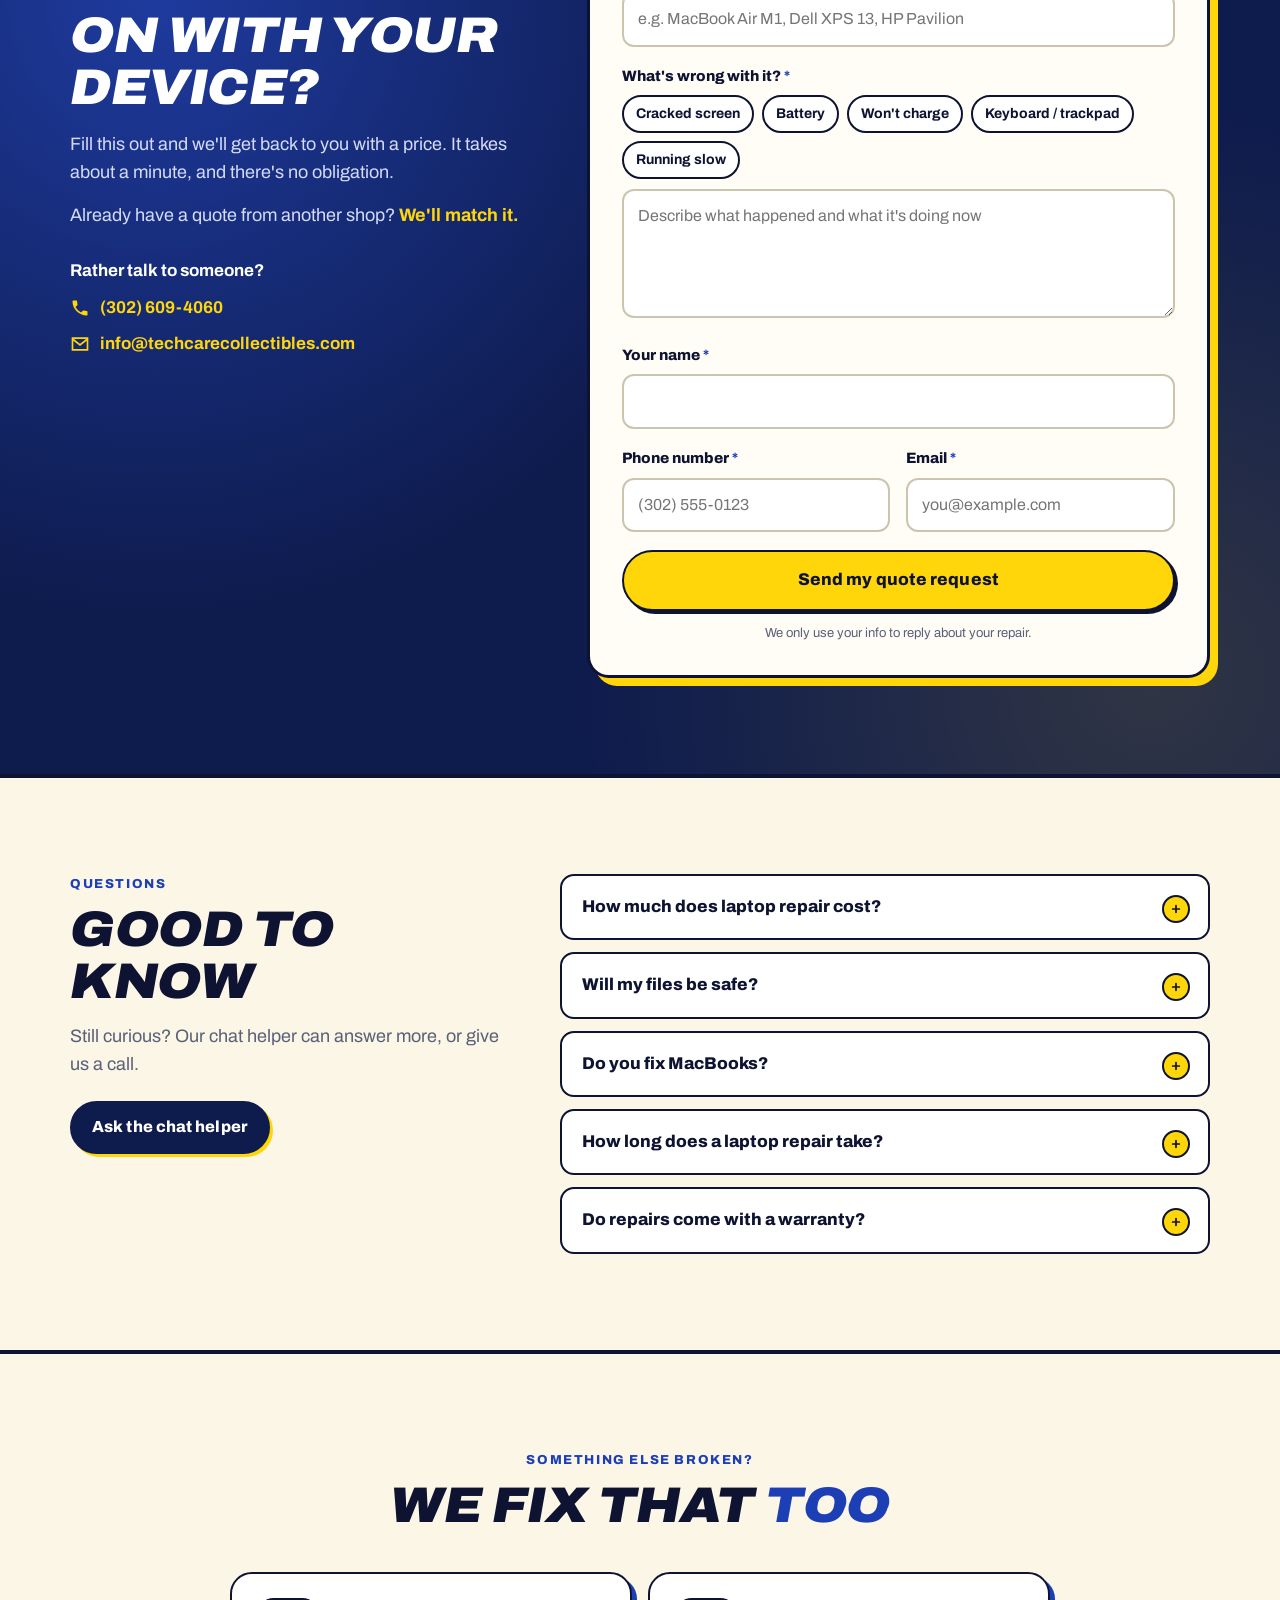
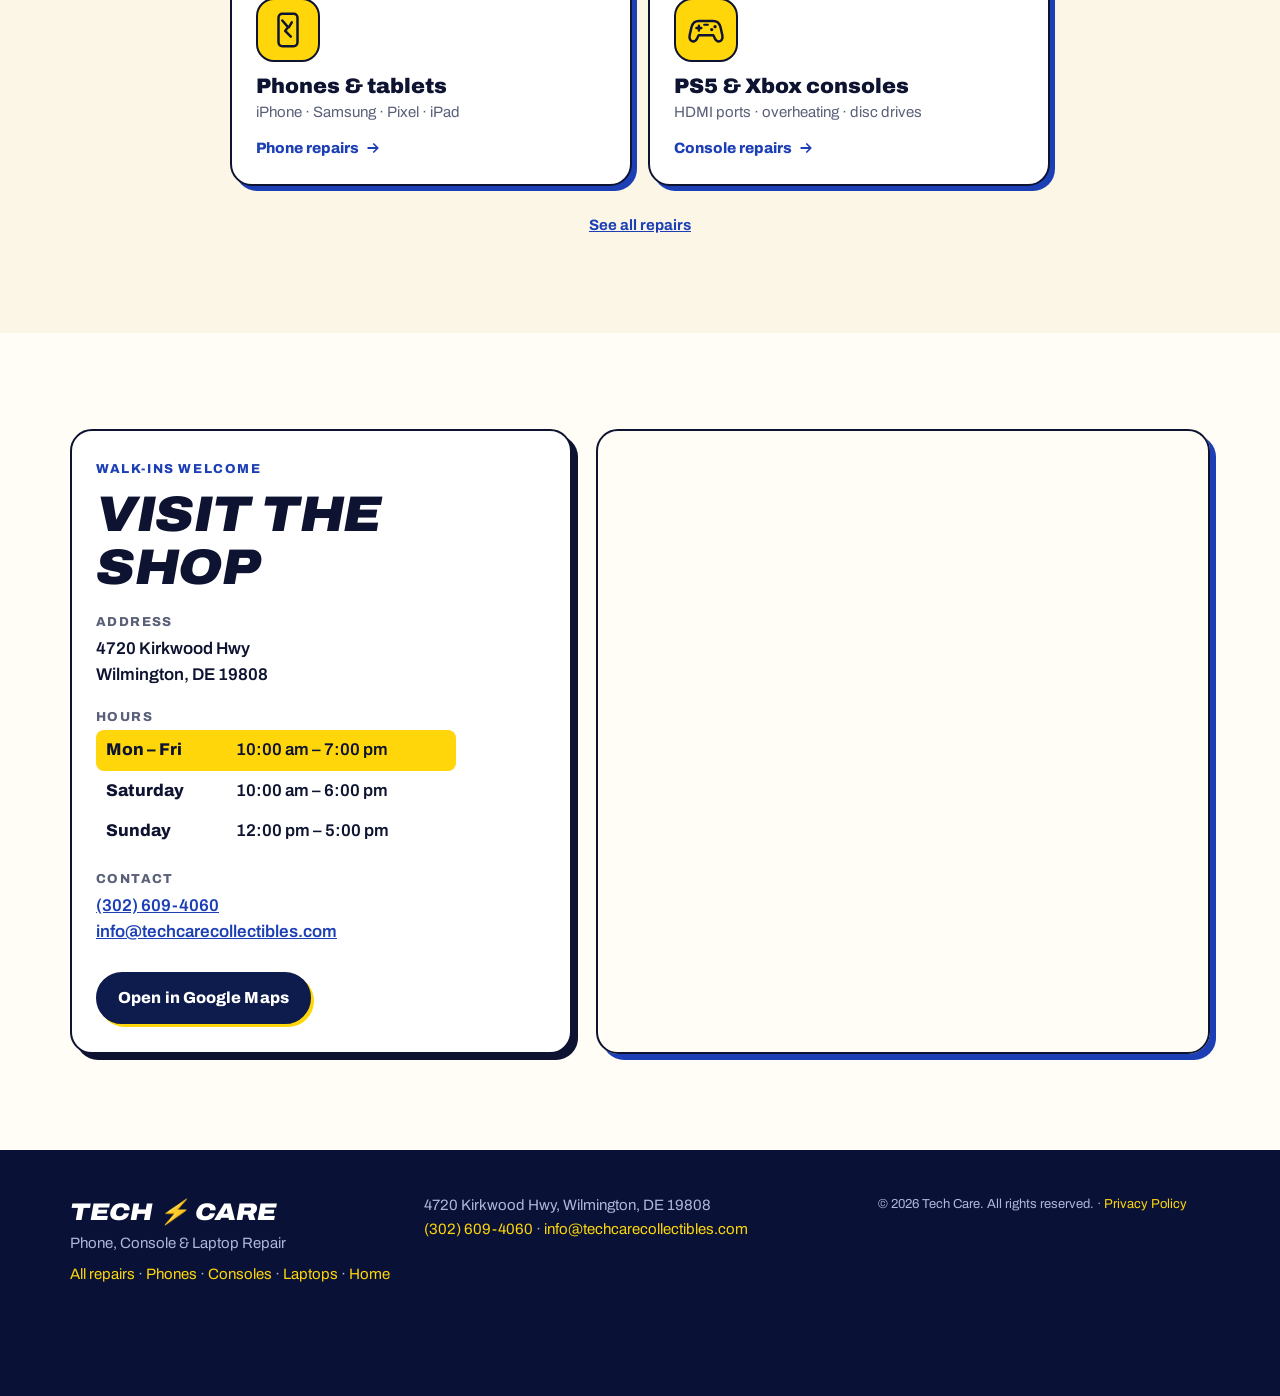
<file: laptop-repair.html>
<!doctype html>
<html lang="en">
<head>
  <meta charset="utf-8">
  <meta name="viewport" content="width=device-width, initial-scale=1">
  <title>Laptop &amp; MacBook Repair in Wilmington, DE — Screens, Batteries, Charging | Tech Care</title>
  <meta name="description" content="MacBook and Windows laptop repair in Wilmington, DE: screen and battery replacement, charging ports, keyboards, SSD upgrades and water damage. Free diagnostics.">
  <link rel="canonical" href="https://techcarecollectibles.com/laptop-repair.html">
  <link rel="icon" href="/favicon.svg" type="image/svg+xml">
  <meta name="theme-color" content="#1c3fb5">

  <meta property="og:type" content="website">
  <meta property="og:title" content="Laptop &amp; MacBook repair in Wilmington, DE — Tech Care">
  <meta property="og:description" content="MacBook and Windows laptop repair in Wilmington, DE: screen and battery replacement, charging ports, keyboards, SSD upgrades and water damage. Free diagnostics.">
  <meta property="og:image" content="https://techcarecollectibles.com/images/storefront.jpg">
  <meta property="og:url" content="https://techcarecollectibles.com/laptop-repair.html">

  <link rel="preconnect" href="https://fonts.googleapis.com">
  <link rel="preconnect" href="https://fonts.gstatic.com" crossorigin>
  <link href="https://fonts.googleapis.com/css2?family=Archivo:ital,wdth,wght@0,62..125,400..900;1,62..125,700..900&display=swap" rel="stylesheet">
  <link rel="stylesheet" href="/styles.css">

  <script type="application/ld+json">
{
  "@context": "https://schema.org",
  "@type": "LocalBusiness",
  "name": "Tech Care",
  "image": "https://techcarecollectibles.com/images/storefront.jpg",
  "url": "https://techcarecollectibles.com/laptop-repair.html",
  "telephone": "+1-302-609-4060",
  "address": {
    "@type": "PostalAddress",
    "streetAddress": "4720 Kirkwood Hwy",
    "addressLocality": "Wilmington",
    "addressRegion": "DE",
    "postalCode": "19808",
    "addressCountry": "US"
  },
  "priceRange": "$$",
  "openingHoursSpecification": [
    {
      "@type": "OpeningHoursSpecification",
      "dayOfWeek": [
        "Monday",
        "Tuesday",
        "Wednesday",
        "Thursday",
        "Friday"
      ],
      "opens": "10:00",
      "closes": "19:00"
    },
    {
      "@type": "OpeningHoursSpecification",
      "dayOfWeek": "Saturday",
      "opens": "10:00",
      "closes": "18:00"
    },
    {
      "@type": "OpeningHoursSpecification",
      "dayOfWeek": "Sunday",
      "opens": "12:00",
      "closes": "17:00"
    }
  ],
  "makesOffer": [
    {
      "@type": "Offer",
      "itemOffered": {
        "@type": "Service",
        "name": "Screen replacement"
      }
    },
    {
      "@type": "Offer",
      "itemOffered": {
        "@type": "Service",
        "name": "Battery replacement"
      }
    },
    {
      "@type": "Offer",
      "itemOffered": {
        "@type": "Service",
        "name": "Charging & power"
      }
    },
    {
      "@type": "Offer",
      "itemOffered": {
        "@type": "Service",
        "name": "Keyboard & trackpad"
      }
    },
    {
      "@type": "Offer",
      "itemOffered": {
        "@type": "Service",
        "name": "Running slow"
      }
    },
    {
      "@type": "Offer",
      "itemOffered": {
        "@type": "Service",
        "name": "Free diagnostics"
      }
    }
  ]
}
  </script>
</head>
<body class="lp">
  <a class="skip" href="#main">Skip to content</a>
  <!-- Repair-only landing page, generated from a template. Keep the four repair pages in step when editing. -->

  <!-- ===== Top bar ===== -->
  <div class="topbar">
    <div class="wrap topbar-inner">
      <span class="status" data-open-status><span class="dot"></span><span class="status-long" data-status-text>Checking hours…</span><span class="status-short" data-status-short>Checking hours…</span></span>
      <span class="topbar-addr">4720 Kirkwood Hwy · Wilmington, DE 19808</span>
      <a class="topbar-phone" href="tel:+13026094060">(302) 609-4060</a>
    </div>
  </div>

  <!-- ===== Header ===== -->
  <header class="site-header" id="top">
    <div class="wrap header-inner">
      <a class="brand" href="/" aria-label="Tech Care home">
        <svg class="brand-phone" viewBox="0 0 20 32" aria-hidden="true"><rect x="1.5" y="1.5" width="17" height="29" rx="3.5" fill="none" stroke="currentColor" stroke-width="3"/><path d="M6 10l3 4-2 3 4 5" fill="none" stroke="currentColor" stroke-width="1.4" opacity=".55"/></svg>
        <span>TECH</span>
        <svg class="brand-bolt" viewBox="0 0 24 36" aria-hidden="true"><path d="M16 1 3 20h8L7 35 21 14h-8z" fill="#ffd60a" stroke="#0d1330" stroke-width="1.6" stroke-linejoin="round"/></svg>
        <span>CARE</span>
      </a>

      <nav class="nav" id="nav" aria-label="Main">
        <a href="/phone-repair.html">Phones</a>
        <a href="/console-repair.html">Consoles</a>
        <a href="/laptop-repair.html" aria-current="page">Laptops</a>
        <a href="/reviews.html">Reviews</a>
        <a href="#visit">Visit</a>
        <a href="/book.html">Schedule Repair</a>
        <a class="btn btn-yellow nav-cta" href="#quote">Free repair quote</a>
      </nav>

      <a class="header-call" href="tel:+13026094060" aria-label="Call (302) 609-4060">
        <svg viewBox="0 0 24 24" aria-hidden="true"><path d="M6.6 10.8a15.1 15.1 0 0 0 6.6 6.6l2.2-2.2a1 1 0 0 1 1-.25 11.4 11.4 0 0 0 3.6.57 1 1 0 0 1 1 1V20a1 1 0 0 1-1 1A17 17 0 0 1 3 4a1 1 0 0 1 1-1h3.5a1 1 0 0 1 1 1c0 1.25.2 2.45.57 3.57a1 1 0 0 1-.25 1z" fill="currentColor"/></svg>
        <span>Call</span>
      </a>
      <button class="menu-btn" aria-controls="nav" aria-expanded="false" aria-label="Open menu">
        <span></span><span></span><span></span>
      </button>
    </div>
  </header>

  <main id="main">

    <!-- ===== Hero ===== -->
    <section class="hero lp-hero">
      <div class="wrap hero-inner">
        <div class="hero-copy">
          <p class="eyebrow">Laptop repair · Wilmington, DE</p>
          <h1>Laptop &amp; MacBook <span class="hl">repair.</span></h1>
          <p class="lede">Cracked screen, a battery that won't hold a charge, a laptop that won't power on or keys that stopped working? Bring it in for a free diagnosis and a careful fix.</p>
          <div class="hero-ctas">
            <a class="btn btn-navy btn-lg" href="#quote">Get a free quote <svg viewBox="0 0 20 20" aria-hidden="true"><path d="M4 10h11m-4-5 5 5-5 5" fill="none" stroke="currentColor" stroke-width="2.2" stroke-linecap="round" stroke-linejoin="round"/></svg></a>
            <a class="btn btn-ghost btn-lg" href="/book.html?service=laptop">Schedule a drop-off</a>
          </div>
          <a class="rating-badge" href="/reviews.html">
            <span class="rating-stars" aria-hidden="true">★★★★★</span>
            <span><strong data-rating>4.9</strong> on Google · <span data-review-count>218</span> reviews</span>
            <svg viewBox="0 0 20 20" aria-hidden="true"><path d="M4 10h11m-4-5 5 5-5 5" fill="none" stroke="currentColor" stroke-width="2.2" stroke-linecap="round" stroke-linejoin="round"/></svg>
          </a>
          <ul class="hero-points">
            <li>Free diagnostics</li>
            <li>Lifetime warranty on parts</li>
            <li>We price match</li>
          </ul>
        </div>

        <div class="hero-art lp-art" aria-hidden="true">
          <figure class="photo lp-photo"><img src="/images/storefront.jpg" alt="" width="1050" height="1400"></figure>
          <div class="lp-device"><svg viewBox="0 0 40 40" aria-hidden="true"><g fill="none" stroke="currentColor" stroke-width="2.6" stroke-linecap="round" stroke-linejoin="round"><rect x="8" y="8" width="24" height="17" rx="2"/><path d="M4 29h32l-2 4H6z"/></g></svg><span>MacBook · Dell · HP · Lenovo · more</span></div>
          <a class="sticker sticker-1 sticker-free" href="#deals" tabindex="-1"><small>Free</small>Diag<small>nostics</small></a>
          <a class="sticker sticker-3" href="#deals" tabindex="-1"><small>We</small>Price<br>match</a>
        </div>
      </div>
    </section>

    <!-- ===== Services ===== -->
    <section class="section" id="repairs">
      <div class="wrap">
        <div class="section-head">
          <p class="kicker">Laptop repairs</p>
          <h2>Fixed, not <span class="hl-blue">replaced</span></h2>
          <p>MacBook Air and Pro, plus Windows laptops from Dell, HP, Lenovo, ASUS, Acer, Microsoft Surface and more.</p>
        </div>

        <div class="services services--6" data-reveal>
          <article class="service">
            <div class="service-icon"><svg viewBox="0 0 40 40" aria-hidden="true"><g fill="none" stroke="currentColor" stroke-width="2.6" stroke-linecap="round" stroke-linejoin="round"><rect x="8" y="8" width="24" height="17" rx="2"/><path d="M4 29h32l-2 4H6z"/></g></svg></div>
            <h3>Screen replacement</h3>
            <p>Cracked, flickering, lines or a black screen? We replace laptop and MacBook displays.</p>
          </article>
          <article class="service">
            <div class="service-icon"><svg viewBox="0 0 40 40" aria-hidden="true"><g fill="none" stroke="currentColor" stroke-width="2.6" stroke-linecap="round" stroke-linejoin="round"><rect x="6" y="12" width="26" height="16" rx="3"/><path d="M33 17v6"/><path d="M20 14l-5 7h5l-2 6"/></g></svg></div>
            <h3>Battery replacement</h3>
            <p>Dies off the charger or won't charge past a certain point? A new battery fixes it.</p>
          </article>
          <article class="service">
            <div class="service-icon"><svg viewBox="0 0 40 40" aria-hidden="true"><g fill="none" stroke="currentColor" stroke-width="2.6" stroke-linecap="round" stroke-linejoin="round"><path d="M15 4v8M25 4v8"/><path d="M11 12h18v7a9 9 0 0 1-18 0z"/><path d="M20 28v8"/></g></svg></div>
            <h3>Charging &amp; power</h3>
            <p>Loose charging port, not charging, or won't turn on? We track down the power problem.</p>
          </article>
          <article class="service">
            <div class="service-icon"><svg viewBox="0 0 40 40" aria-hidden="true"><g fill="none" stroke="currentColor" stroke-width="2.6" stroke-linecap="round" stroke-linejoin="round"><rect x="4" y="11" width="32" height="18" rx="3"/><path d="M9 16h2M14 16h2M19 16h2M24 16h2M29 16h2M9 20h2M14 20h2M19 20h2M24 20h2M29 20h2M13 24h14"/></g></svg></div>
            <h3>Keyboard &amp; trackpad</h3>
            <p>Sticky, missing or dead keys, or a trackpad that stopped clicking.</p>
          </article>
          <article class="service">
            <div class="service-icon"><svg viewBox="0 0 40 40" aria-hidden="true"><g fill="none" stroke="currentColor" stroke-width="2.6" stroke-linecap="round" stroke-linejoin="round"><path d="M7 29a13 13 0 1 1 26 0"/><path d="M20 29l7-9"/><circle cx="20" cy="29" r="2"/></g></svg></div>
            <h3>Running slow</h3>
            <p>SSD and RAM upgrades that make an older laptop feel new again.</p>
          </article>
          <article class="service service-free">
            <div class="service-icon"><svg viewBox="0 0 40 40" aria-hidden="true"><g fill="none" stroke="currentColor" stroke-width="2.6" stroke-linecap="round" stroke-linejoin="round"><circle cx="17" cy="17" r="10"/><path d="M24.5 24.5 34 34"/><path d="M13 17h8M17 13v8"/></g></svg></div>
            <h3>Free diagnostics <span class="tag">Free</span></h3>
            <p>Not sure what's wrong? We'll take a look and give you a free quote, no obligation.</p>
          </article>
        </div>
        <p class="services-more"><strong>Also:</strong> water damage checks · fans &amp; overheating · hinges — <a href="#quote">just ask</a></p>

        <div class="deals" id="deals" data-reveal>
          <article class="deal deal-hot">
            <p class="deal-tag">Free diagnostics</p>
            <h3>Know what's wrong <span class="deal-price deal-price--sm">for $0</span></h3>
            <p>Bring it in and we'll take a look, tell you what's wrong and give you a price. No obligation to go ahead.</p>
            <a class="btn btn-navy" href="#quote">Get a free quote</a>
          </article>
          <article class="deal">
            <p class="deal-tag">Price match</p>
            <h3>Got a lower quote? We'll match it.</h3>
            <p>Bring in an official quote from another repair provider and we'll match their price.</p>
          </article>
          <article class="deal">
            <p class="deal-tag">Your choice of parts</p>
            <h3>Same expert repair. Your choice of parts.</h3>
            <p>Every repair gets the same careful, high-quality work. For many repairs we'll show you a few part options at different prices, so you can pick what fits.</p>
          </article>
          <article class="deal deal-warranty">
            <p class="deal-tag">Lifetime warranty</p>
            <h3>Parts guaranteed for life.</h3>
            <p>Every part we install comes with our standard lifetime warranty against defects in the part or our workmanship. Accidental damage and normal wear and tear aren't covered.</p>
          </article>
        </div>

        <ol class="steps" data-reveal>
          <li>
            <span class="step-num">1</span>
            <div><h3>Tell us what's wrong</h3><p>Send the device and the problem through the quote form, or just walk in.</p></div>
          </li>
          <li>
            <span class="step-num">2</span>
            <div><h3>Get your free quote</h3><p>We'll reach out with a price and a time estimate. No obligation.</p></div>
          </li>
          <li>
            <span class="step-num">3</span>
            <div><h3>We fix it in the shop</h3><p>Drop it off during open hours, or <a href="/book.html?service=laptop">schedule a time</a>.</p></div>
          </li>
        </ol>
      </div>
    </section>

    <!-- ===== Reviews ===== -->
    <section class="section reviews-teaser">
      <div class="wrap">
        <div class="teaser-head">
          <div>
            <p class="kicker">Rated <span data-rating>4.9</span>★ by <span data-review-count>218</span> customers</p>
            <h2>Wilmington's <span class="hl-blue">favorite</span> repair counter</h2>
          </div>
          <a class="btn btn-navy" href="/reviews.html">See all reviews</a>
        </div>
        <div class="review-grid review-grid--teaser" id="review-teaser" data-pick="Navy K.,Michael G.,Ilker Y." data-reveal><!-- cards from reviews-data.js --></div>
      </div>
    </section>

    <!-- ===== Quote ===== -->
    <section class="quote" id="quote">
      <div class="wrap quote-inner">
        <div class="quote-copy">
          <p class="kicker kicker-light">Free repair quote</p>
          <h2>What's going on with your device?</h2>
          <p>Fill this out and we'll get back to you with a price. It takes about a minute, and there's no obligation.</p>
          <p class="quote-perks">Already have a quote from another shop? <strong>We'll match it.</strong></p>
          <div class="quote-alt">
            <p>Rather talk to someone?</p>
            <a class="alt-link" href="tel:+13026094060">
              <svg viewBox="0 0 24 24" aria-hidden="true"><path d="M6.6 10.8a15.1 15.1 0 0 0 6.6 6.6l2.2-2.2a1 1 0 0 1 1-.25 11.4 11.4 0 0 0 3.6.57 1 1 0 0 1 1 1V20a1 1 0 0 1-1 1A17 17 0 0 1 3 4a1 1 0 0 1 1-1h3.5a1 1 0 0 1 1 1c0 1.25.2 2.45.57 3.57a1 1 0 0 1-.25 1z" fill="currentColor"/></svg>
              (302) 609-4060
            </a>
            <a class="alt-link" href="mailto:info@techcarecollectibles.com">
              <svg viewBox="0 0 24 24" aria-hidden="true"><path d="M3 5h18v14H3z" fill="none" stroke="currentColor" stroke-width="2"/><path d="m3 6 9 7 9-7" fill="none" stroke="currentColor" stroke-width="2"/></svg>
              info@techcarecollectibles.com
            </a>
          </div>
        </div>

        <div class="quote-card">
          <form id="quote-form" name="quote" method="POST" action="/thanks.html" data-netlify="true" netlify-honeypot="bot-field" novalidate>
            <input type="hidden" name="form-name" value="quote">
            <input type="hidden" name="source" value="laptop repair page">
            <div class="field">
              <label for="q-device">Device / model <span class="req" aria-hidden="true">*</span></label>
              <input id="q-device" name="device" type="text" data-device-picker="Laptops &amp; more" placeholder="e.g. MacBook Air M1, Dell XPS 13, HP Pavilion" autocomplete="off" required>
              <p class="err" data-err-for="device"></p>
            </div>

            <div class="field">
              <label for="q-problem">What's wrong with it? <span class="req" aria-hidden="true">*</span></label>
              <div class="chips" role="group" aria-label="Common problems">
                <button type="button" class="chip" data-problem="Cracked screen">Cracked screen</button>
                <button type="button" class="chip" data-problem="Battery won&#x27;t hold a charge">Battery</button>
                <button type="button" class="chip" data-problem="Won&#x27;t charge / won&#x27;t turn on">Won&#x27;t charge</button>
                <button type="button" class="chip" data-problem="Keyboard or trackpad">Keyboard / trackpad</button>
                <button type="button" class="chip" data-problem="Running slow">Running slow</button>
              </div>
              <textarea id="q-problem" name="problem" rows="4" placeholder="Describe what happened and what it's doing now" required></textarea>
              <p class="err" data-err-for="problem"></p>
            </div>

            <div class="field">
              <label for="q-name">Your name <span class="req" aria-hidden="true">*</span></label>
              <input id="q-name" name="name" type="text" autocomplete="name" required>
              <p class="err" data-err-for="name"></p>
            </div>

            <div class="field-row">
              <div class="field">
                <label for="q-phone">Phone number <span class="req" aria-hidden="true">*</span></label>
                <input id="q-phone" name="phone" type="tel" inputmode="tel" autocomplete="tel" placeholder="(302) 555-0123" required>
                <p class="err" data-err-for="phone"></p>
              </div>
              <div class="field">
                <label for="q-email">Email <span class="req" aria-hidden="true">*</span></label>
                <input id="q-email" name="email" type="email" autocomplete="email" placeholder="you@example.com" required>
                <p class="err" data-err-for="email"></p>
              </div>
            </div>

            <!-- spam trap: real people never see or fill this -->
            <div class="hp" aria-hidden="true">
              <label for="q-company">Company</label>
              <input id="q-company" name="bot-field" type="text" tabindex="-1" autocomplete="off">
            </div>

            <button class="btn btn-yellow btn-lg btn-block" type="submit">
              <span class="btn-label">Send my quote request</span>
            </button>
            <p class="form-note">We only use your info to reply about your repair.</p>
            <div class="form-status" role="status" aria-live="polite"></div>
          </form>

          <div class="quote-done" hidden>
            <div class="done-icon"><svg viewBox="0 0 48 48" aria-hidden="true"><circle cx="24" cy="24" r="22" fill="#ffd60a"/><path d="m14 25 7 7 14-15" fill="none" stroke="#0d1330" stroke-width="4" stroke-linecap="round" stroke-linejoin="round"/></svg></div>
            <h3>Request sent — thanks!</h3>
            <p>We'll get back to you soon with a quote for your <strong data-done-device>device</strong>. Need it sooner? Call <a href="tel:+13026094060">(302) 609-4060</a>.</p>
            <button type="button" class="btn btn-ghost" data-quote-reset>Send another request</button>
          </div>
        </div>
      </div>
    </section>

    <!-- ===== FAQ ===== -->
    <section class="section faq" id="faq">
      <div class="wrap faq-inner">
        <div class="section-head section-head-left">
          <p class="kicker">Questions</p>
          <h2>Good to know</h2>
          <p>Still curious? Our chat helper can answer more, or give us a call.</p>
          <button type="button" class="btn btn-navy" data-open-chat>Ask the chat helper</button>
        </div>
        <div class="faq-list">
          <details class="faq-item">
            <summary>How much does laptop repair cost?</summary>
            <div class="faq-a">It depends on the model and the part, so we give you a <strong>free quote</strong> after a quick look. For many repairs you can choose between part options at different prices, and we <strong>price match</strong> official quotes from other shops.</div>
          </details>
          <details class="faq-item">
            <summary>Will my files be safe?</summary>
            <div class="faq-a">Most hardware repairs, like a screen, battery or keyboard, don't involve your files. If you can, back up first. If your laptop won't turn on, tell us and we'll talk through your options.</div>
          </details>
          <details class="faq-item">
            <summary>Do you fix MacBooks?</summary>
            <div class="faq-a">Yes, MacBook Air and MacBook Pro, along with Windows laptops and Chromebooks.</div>
          </details>
          <details class="faq-item">
            <summary>How long does a laptop repair take?</summary>
            <div class="faq-a">We'll give you a time estimate with your quote. If a part has to be ordered, we'll let you know upfront.</div>
          </details>
          <details class="faq-item">
            <summary>Do repairs come with a warranty?</summary>
            <div class="faq-a">Every part we install comes with our standard <strong>lifetime warranty</strong>. It covers <strong>defects in the part or in our workmanship</strong>: if a part fails because of a defect, we'll repair or replace it. It doesn't cover accidental damage (like drops, cracks or water) or normal wear and tear.</div>
          </details>
        </div>
      </div>
    </section>

    <!-- ===== Other repairs ===== -->
    <section class="section other-repairs">
      <div class="wrap">
        <div class="section-head">
          <p class="kicker">Something else broken?</p>
          <h2>We fix that <span class="hl-blue">too</span></h2>
        </div>
        <div class="cat-grid cat-grid--2" data-reveal>
          <a class="cat-card" href="/phone-repair.html">
            <span class="cat-icon"><svg viewBox="0 0 40 40" aria-hidden="true"><g fill="none" stroke="currentColor" stroke-width="2.6" stroke-linecap="round" stroke-linejoin="round"><rect x="10" y="3" width="20" height="34" rx="4"/><path d="M14 10l6 7-3 4 6 6M24 12l-3 5"/></g></svg></span>
            <span class="cat-text"><strong>Phones &amp; tablets</strong><span>iPhone · Samsung · Pixel · iPad</span></span>
            <span class="cat-go">Phone repairs <svg viewBox="0 0 20 20" aria-hidden="true"><path d="M4 10h11m-4-5 5 5-5 5" fill="none" stroke="currentColor" stroke-width="2.2" stroke-linecap="round" stroke-linejoin="round"/></svg></span>
          </a>
          <a class="cat-card" href="/console-repair.html">
            <span class="cat-icon"><svg viewBox="0 0 40 40" aria-hidden="true"><g fill="none" stroke="currentColor" stroke-width="2.6" stroke-linecap="round" stroke-linejoin="round"><path d="M12.5 10.5h15c4.2 0 6.8 2.6 7.8 6.6l1.9 8.4c.8 3.6-1 6.5-3.7 6.5-1.9 0-3.1-1.2-4.1-3l-1.7-3.5H12.3L10.6 29c-1 1.8-2.2 3-4.1 3-2.7 0-4.5-2.9-3.7-6.5l1.9-8.4c1-4 3.6-6.6 7.8-6.6z"/><path d="M12.5 15.5v5M10 18h5"/><path d="M26 19.5h.01M29.5 16.5h.01" stroke-width="3.4"/><path d="M18 14.5h4" stroke-width="2"/></g></svg></span>
            <span class="cat-text"><strong>PS5 &amp; Xbox consoles</strong><span>HDMI ports · overheating · disc drives</span></span>
            <span class="cat-go">Console repairs <svg viewBox="0 0 20 20" aria-hidden="true"><path d="M4 10h11m-4-5 5 5-5 5" fill="none" stroke="currentColor" stroke-width="2.2" stroke-linecap="round" stroke-linejoin="round"/></svg></span>
          </a>
        </div>
        <p class="services-more"><a href="/repairs.html">See all repairs</a></p>
      </div>
    </section>

    <!-- ===== Visit ===== -->
    <section class="visit" id="visit">
      <div class="wrap visit-inner">
        <div class="visit-card">
          <p class="kicker">Walk-ins welcome</p>
          <h2>Visit the shop</h2>

          <div class="visit-block">
            <h3>Address</h3>
            <p>4720 Kirkwood Hwy<br>Wilmington, DE 19808</p>
          </div>

          <div class="visit-block">
            <h3>Hours</h3>
            <table class="hours" id="hours">
              <tbody>
                <tr data-days="1,2,3,4,5"><th scope="row">Mon – Fri</th><td>10:00 am – 7:00 pm</td></tr>
                <tr data-days="6"><th scope="row">Saturday</th><td>10:00 am – 6:00 pm</td></tr>
                <tr data-days="0"><th scope="row">Sunday</th><td>12:00 pm – 5:00 pm</td></tr>
              </tbody>
            </table>
          </div>

          <div class="visit-block">
            <h3>Contact</h3>
            <p><a href="tel:+13026094060">(302) 609-4060</a><br><a href="mailto:info@techcarecollectibles.com">info@techcarecollectibles.com</a></p>
          </div>

          <a class="btn btn-navy" href="https://maps.app.goo.gl/MrAmSJkTdqbsVuTa9" target="_blank" rel="noopener">Open in Google Maps</a>
        </div>

        <div class="map">
          <iframe
            title="Map to Tech Care, 4720 Kirkwood Hwy, Wilmington, DE"
            src="https://maps.google.com/maps?q=4720+Kirkwood+Hwy,+Wilmington,+DE+19808&t=&z=15&ie=UTF8&iwloc=&output=embed"
            loading="lazy"
            referrerpolicy="no-referrer-when-downgrade"
            allowfullscreen></iframe>
        </div>
      </div>
    </section>
  </main>

  <!-- ===== Footer ===== -->
  <footer class="site-footer">
    <div class="wrap footer-inner">
      <div>
        <p class="footer-brand">TECH <span>⚡</span> CARE</p>
        <p>Phone, Console &amp; Laptop Repair</p>
        <p class="footer-links"><a href="/repairs.html">All repairs</a> · <a href="/phone-repair.html">Phones</a> · <a href="/console-repair.html">Consoles</a> · <a href="/laptop-repair.html">Laptops</a> · <a href="/">Home</a></p>
      </div>
      <div>
        <p>4720 Kirkwood Hwy, Wilmington, DE 19808</p>
        <p><a href="tel:+13026094060">(302) 609-4060</a> · <a href="mailto:info@techcarecollectibles.com">info@techcarecollectibles.com</a></p>
      </div>
      <p class="footer-copy">© <span id="yr">2026</span> Tech Care. All rights reserved. · <a href="/privacy.html">Privacy Policy</a></p>
    </div>
  </footer>

  <!-- ===== Chat widget ===== -->
  <div class="chat" id="chat" data-state="closed">
    <button class="chat-launcher" type="button" aria-controls="chat-panel" aria-expanded="false">
      <svg class="icon-open" viewBox="0 0 24 24" aria-hidden="true"><path d="M4 5h16v11H9l-5 4z" fill="none" stroke="currentColor" stroke-width="2.2" stroke-linejoin="round"/><path d="M8.5 10.5h.01M12 10.5h.01M15.5 10.5h.01" stroke="currentColor" stroke-width="2.6" stroke-linecap="round"/></svg>
      <svg class="icon-close" viewBox="0 0 24 24" aria-hidden="true"><path d="M6 6l12 12M18 6 6 18" stroke="currentColor" stroke-width="2.4" stroke-linecap="round"/></svg>
      <span class="chat-launcher-label">Questions? Ask us</span>
    </button>

    <section class="chat-panel" id="chat-panel" role="dialog" aria-label="Tech Care chat helper" hidden>
      <header class="chat-head">
        <div class="chat-avatar" aria-hidden="true"><svg viewBox="0 0 24 36"><path d="M16 1 3 20h8L7 35 21 14h-8z" fill="#ffd60a"/></svg></div>
        <div>
          <p class="chat-title">Tech Care Helper</p>
          <p class="chat-sub">Instant answers to common questions</p>
        </div>
        <button class="chat-x" type="button" aria-label="Close chat">
          <svg viewBox="0 0 24 24" aria-hidden="true"><path d="M6 6l12 12M18 6 6 18" stroke="currentColor" stroke-width="2.4" stroke-linecap="round"/></svg>
        </button>
      </header>
      <div class="chat-log" id="chat-log" aria-live="polite"></div>
      <div class="chat-suggest" id="chat-suggest"></div>
      <form class="chat-input" id="chat-form" autocomplete="off">
        <label class="sr-only" for="chat-text">Type your question</label>
        <input id="chat-text" type="text" placeholder="Ask about repairs, prices, hours…" maxlength="200">
        <button type="submit" aria-label="Send">
          <svg viewBox="0 0 24 24" aria-hidden="true"><path d="M4 12h14m-6-7 7 7-7 7" fill="none" stroke="currentColor" stroke-width="2.4" stroke-linecap="round" stroke-linejoin="round"/></svg>
        </button>
      </form>
    </section>
  </div>

  <script src="/js/config.js"></script>
  <script src="/js/faq-data.js"></script>
  <script src="/js/reviews-data.js"></script>
  <script src="/js/site.js"></script>
  <script src="/js/devices.js"></script>
  <script src="/js/device-picker.js"></script>
  <script src="/js/slots.js"></script>
  <script src="/js/reviews.js"></script>
  <script src="/js/chat.js"></script>
</body>
</html>
</file>
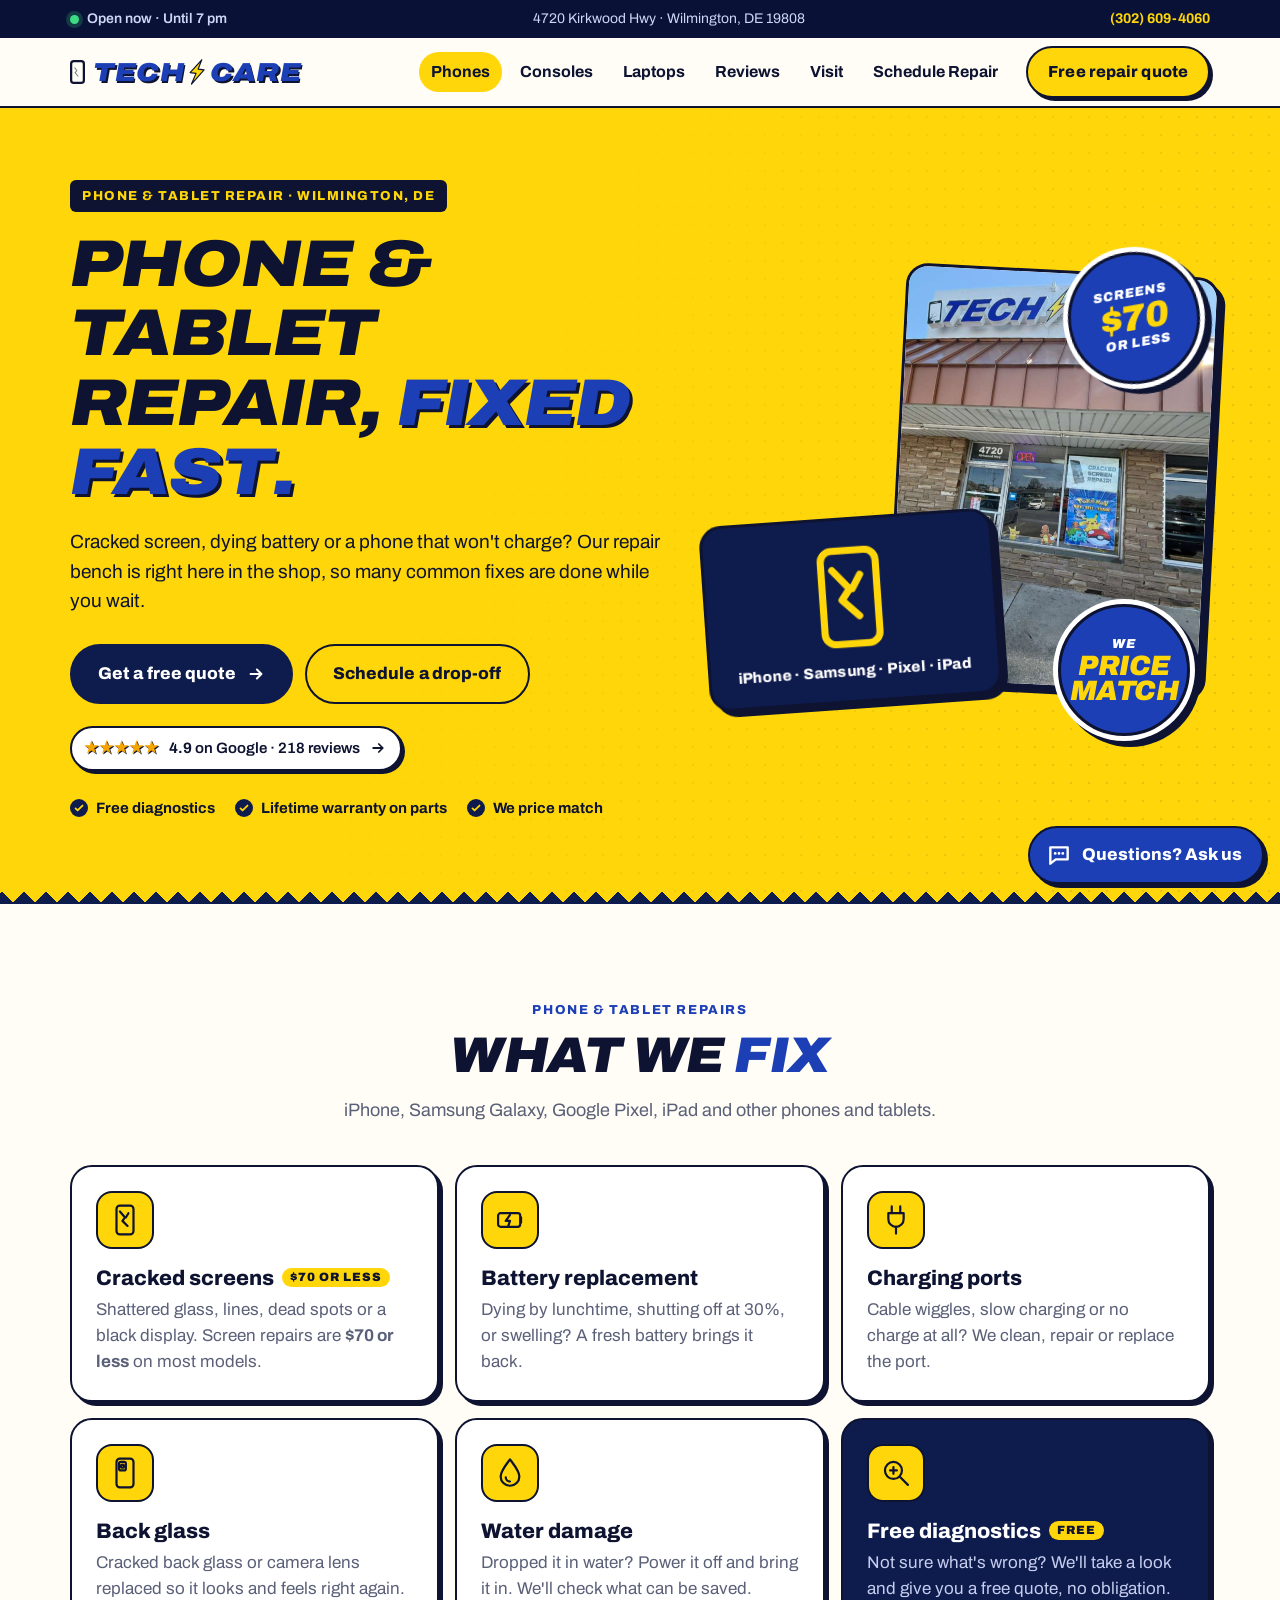
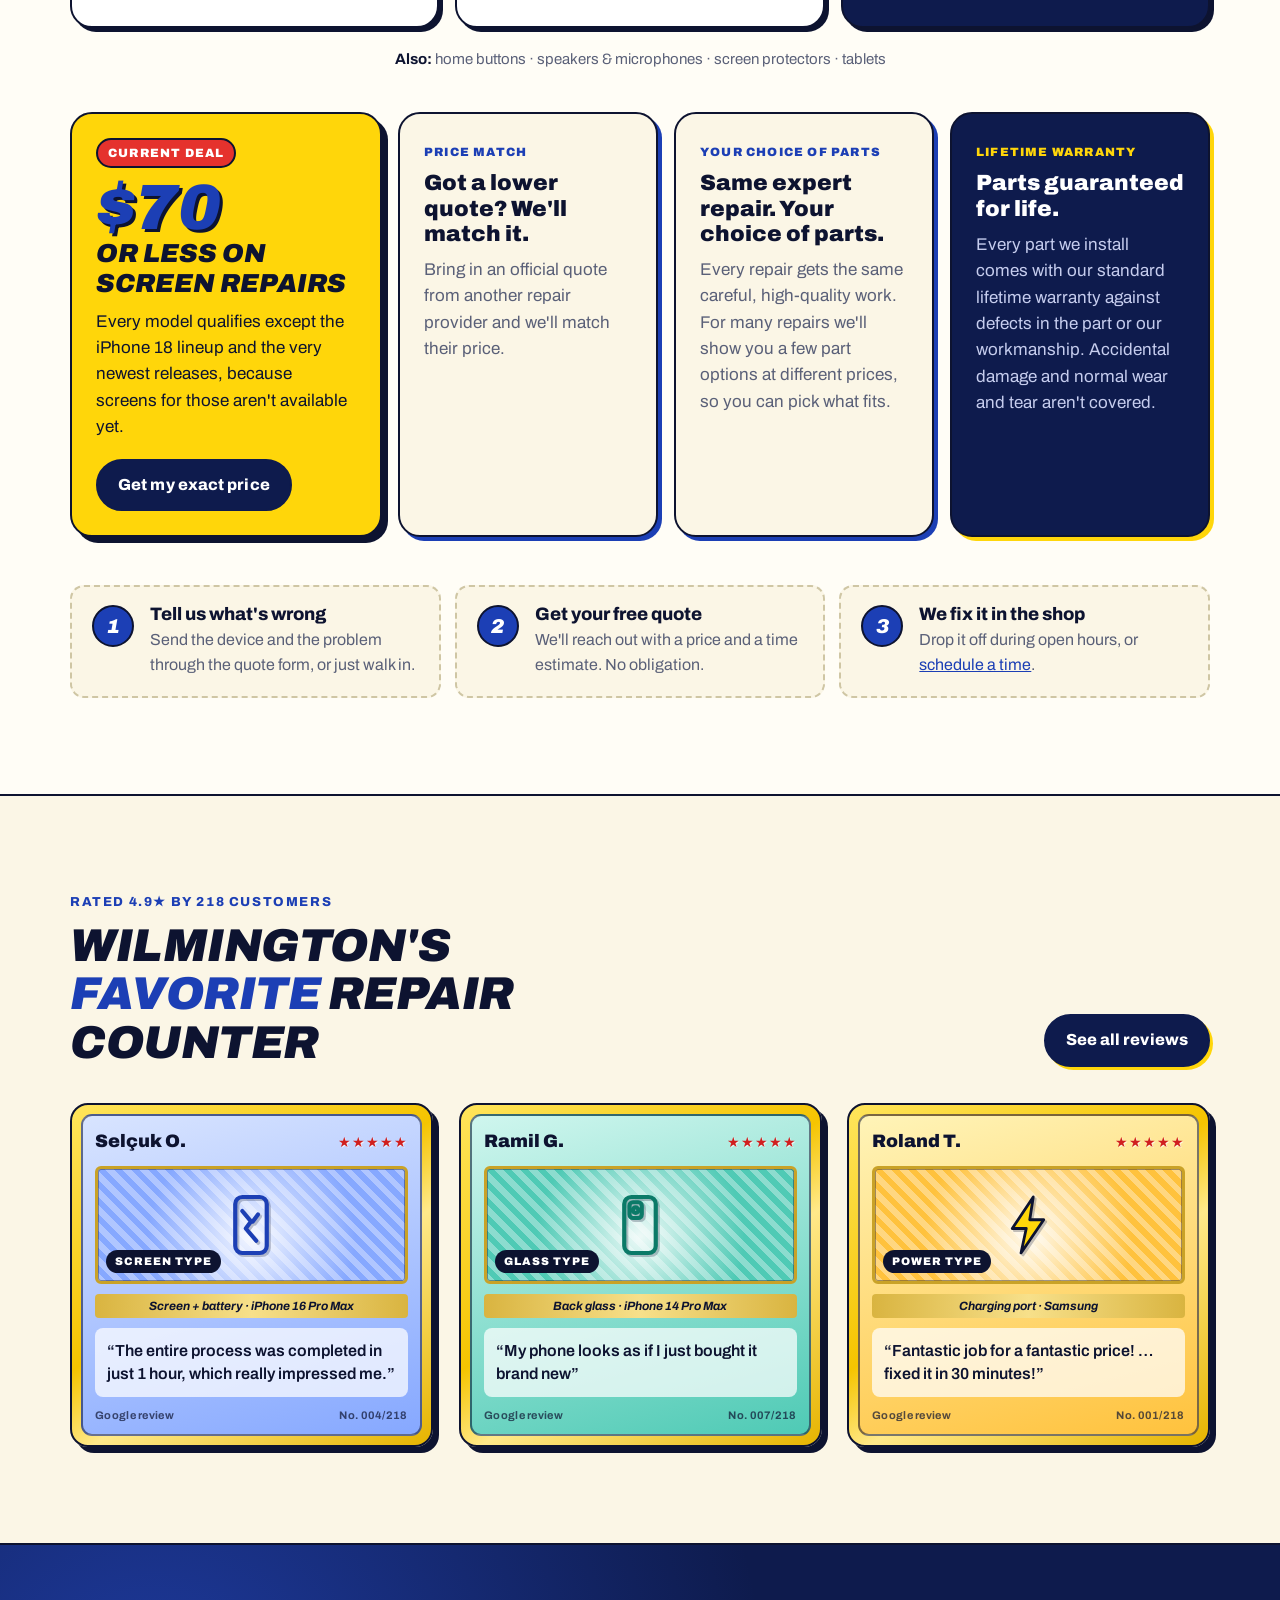
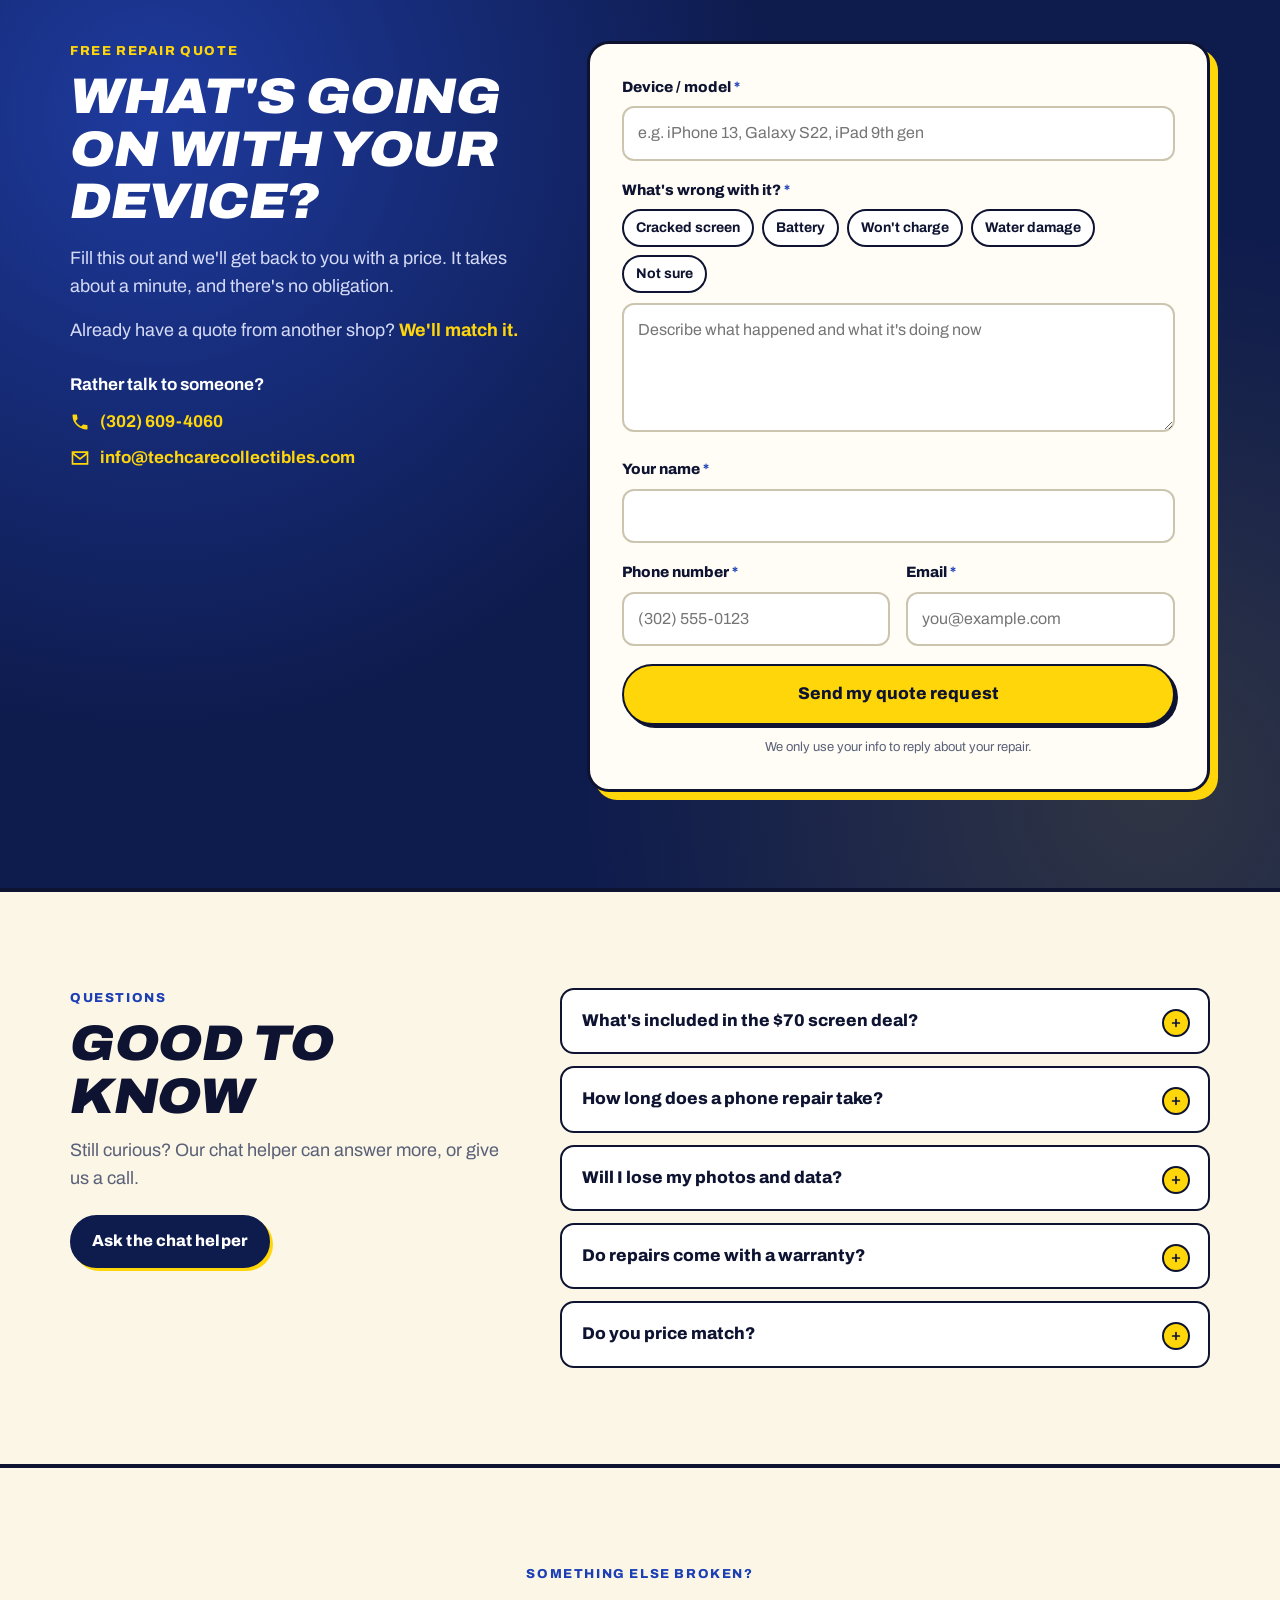
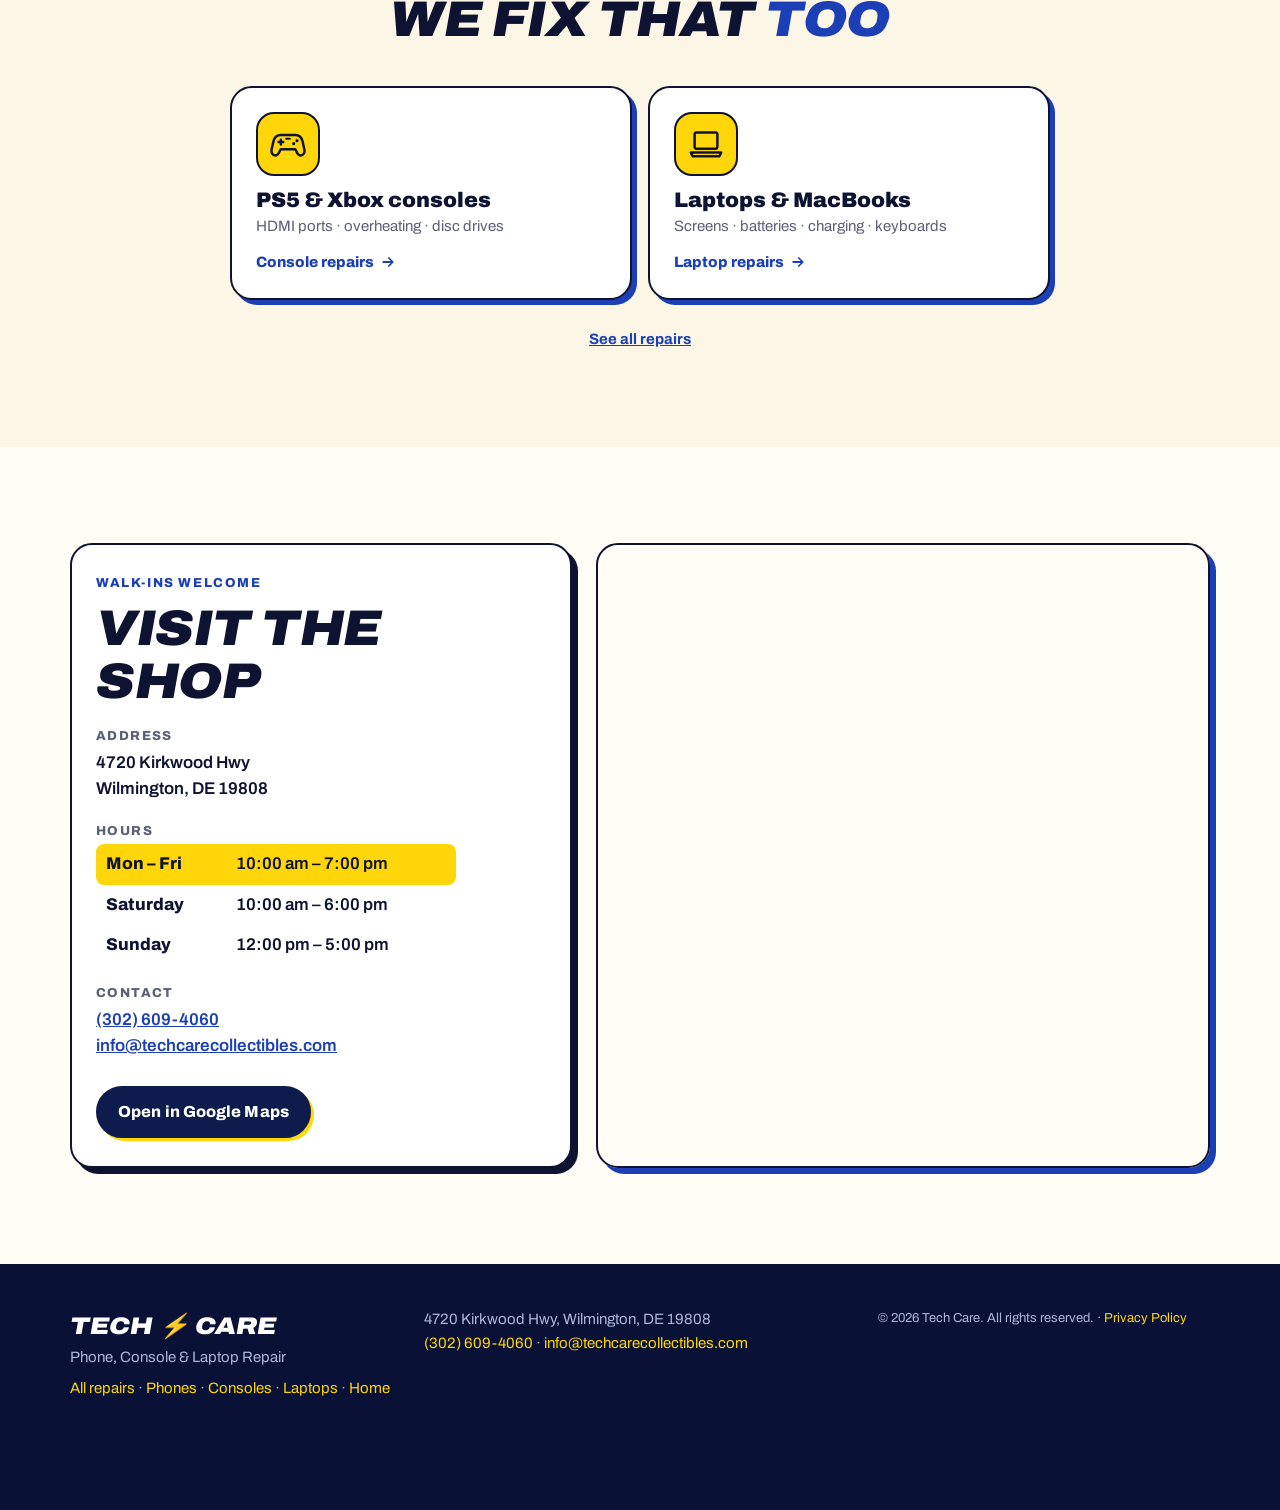
<file: phone-repair.html>
<!doctype html>
<html lang="en">
<head>
  <meta charset="utf-8">
  <meta name="viewport" content="width=device-width, initial-scale=1">
  <title>Phone &amp; iPad Repair in Wilmington, DE — Screens from $70 | Tech Care</title>
  <meta name="description" content="iPhone, Samsung, Pixel and iPad repair in Wilmington, DE. Screen repairs $70 or less, battery and charging port repair, free diagnostics, lifetime parts warranty.">
  <link rel="canonical" href="https://techcarecollectibles.com/phone-repair.html">
  <link rel="icon" href="/favicon.svg" type="image/svg+xml">
  <meta name="theme-color" content="#1c3fb5">

  <meta property="og:type" content="website">
  <meta property="og:title" content="Phone &amp; tablet repair in Wilmington, DE — Tech Care">
  <meta property="og:description" content="iPhone, Samsung, Pixel and iPad repair in Wilmington, DE. Screen repairs $70 or less, battery and charging port repair, free diagnostics, lifetime parts warranty.">
  <meta property="og:image" content="https://techcarecollectibles.com/images/storefront.jpg">
  <meta property="og:url" content="https://techcarecollectibles.com/phone-repair.html">

  <link rel="preconnect" href="https://fonts.googleapis.com">
  <link rel="preconnect" href="https://fonts.gstatic.com" crossorigin>
  <link href="https://fonts.googleapis.com/css2?family=Archivo:ital,wdth,wght@0,62..125,400..900;1,62..125,700..900&display=swap" rel="stylesheet">
  <link rel="stylesheet" href="/styles.css">

  <script type="application/ld+json">
{
  "@context": "https://schema.org",
  "@type": "LocalBusiness",
  "name": "Tech Care",
  "image": "https://techcarecollectibles.com/images/storefront.jpg",
  "url": "https://techcarecollectibles.com/phone-repair.html",
  "telephone": "+1-302-609-4060",
  "address": {
    "@type": "PostalAddress",
    "streetAddress": "4720 Kirkwood Hwy",
    "addressLocality": "Wilmington",
    "addressRegion": "DE",
    "postalCode": "19808",
    "addressCountry": "US"
  },
  "priceRange": "$$",
  "openingHoursSpecification": [
    {
      "@type": "OpeningHoursSpecification",
      "dayOfWeek": [
        "Monday",
        "Tuesday",
        "Wednesday",
        "Thursday",
        "Friday"
      ],
      "opens": "10:00",
      "closes": "19:00"
    },
    {
      "@type": "OpeningHoursSpecification",
      "dayOfWeek": "Saturday",
      "opens": "10:00",
      "closes": "18:00"
    },
    {
      "@type": "OpeningHoursSpecification",
      "dayOfWeek": "Sunday",
      "opens": "12:00",
      "closes": "17:00"
    }
  ],
  "makesOffer": [
    {
      "@type": "Offer",
      "itemOffered": {
        "@type": "Service",
        "name": "Cracked screens"
      }
    },
    {
      "@type": "Offer",
      "itemOffered": {
        "@type": "Service",
        "name": "Battery replacement"
      }
    },
    {
      "@type": "Offer",
      "itemOffered": {
        "@type": "Service",
        "name": "Charging ports"
      }
    },
    {
      "@type": "Offer",
      "itemOffered": {
        "@type": "Service",
        "name": "Back glass"
      }
    },
    {
      "@type": "Offer",
      "itemOffered": {
        "@type": "Service",
        "name": "Water damage"
      }
    },
    {
      "@type": "Offer",
      "itemOffered": {
        "@type": "Service",
        "name": "Free diagnostics"
      }
    }
  ]
}
  </script>
</head>
<body class="lp">
  <a class="skip" href="#main">Skip to content</a>
  <!-- Repair-only landing page, generated from a template. Keep the four repair pages in step when editing. -->

  <!-- ===== Top bar ===== -->
  <div class="topbar">
    <div class="wrap topbar-inner">
      <span class="status" data-open-status><span class="dot"></span><span class="status-long" data-status-text>Checking hours…</span><span class="status-short" data-status-short>Checking hours…</span></span>
      <span class="topbar-addr">4720 Kirkwood Hwy · Wilmington, DE 19808</span>
      <a class="topbar-phone" href="tel:+13026094060">(302) 609-4060</a>
    </div>
  </div>

  <!-- ===== Header ===== -->
  <header class="site-header" id="top">
    <div class="wrap header-inner">
      <a class="brand" href="/" aria-label="Tech Care home">
        <svg class="brand-phone" viewBox="0 0 20 32" aria-hidden="true"><rect x="1.5" y="1.5" width="17" height="29" rx="3.5" fill="none" stroke="currentColor" stroke-width="3"/><path d="M6 10l3 4-2 3 4 5" fill="none" stroke="currentColor" stroke-width="1.4" opacity=".55"/></svg>
        <span>TECH</span>
        <svg class="brand-bolt" viewBox="0 0 24 36" aria-hidden="true"><path d="M16 1 3 20h8L7 35 21 14h-8z" fill="#ffd60a" stroke="#0d1330" stroke-width="1.6" stroke-linejoin="round"/></svg>
        <span>CARE</span>
      </a>

      <nav class="nav" id="nav" aria-label="Main">
        <a href="/phone-repair.html" aria-current="page">Phones</a>
        <a href="/console-repair.html">Consoles</a>
        <a href="/laptop-repair.html">Laptops</a>
        <a href="/reviews.html">Reviews</a>
        <a href="#visit">Visit</a>
        <a href="/book.html">Schedule Repair</a>
        <a class="btn btn-yellow nav-cta" href="#quote">Free repair quote</a>
      </nav>

      <a class="header-call" href="tel:+13026094060" aria-label="Call (302) 609-4060">
        <svg viewBox="0 0 24 24" aria-hidden="true"><path d="M6.6 10.8a15.1 15.1 0 0 0 6.6 6.6l2.2-2.2a1 1 0 0 1 1-.25 11.4 11.4 0 0 0 3.6.57 1 1 0 0 1 1 1V20a1 1 0 0 1-1 1A17 17 0 0 1 3 4a1 1 0 0 1 1-1h3.5a1 1 0 0 1 1 1c0 1.25.2 2.45.57 3.57a1 1 0 0 1-.25 1z" fill="currentColor"/></svg>
        <span>Call</span>
      </a>
      <button class="menu-btn" aria-controls="nav" aria-expanded="false" aria-label="Open menu">
        <span></span><span></span><span></span>
      </button>
    </div>
  </header>

  <main id="main">

    <!-- ===== Hero ===== -->
    <section class="hero lp-hero">
      <div class="wrap hero-inner">
        <div class="hero-copy">
          <p class="eyebrow">Phone &amp; tablet repair · Wilmington, DE</p>
          <h1>Phone &amp; tablet repair, <span class="hl">fixed fast.</span></h1>
          <p class="lede">Cracked screen, dying battery or a phone that won't charge? Our repair bench is right here in the shop, so many common fixes are done while you wait.</p>
          <div class="hero-ctas">
            <a class="btn btn-navy btn-lg" href="#quote">Get a free quote <svg viewBox="0 0 20 20" aria-hidden="true"><path d="M4 10h11m-4-5 5 5-5 5" fill="none" stroke="currentColor" stroke-width="2.2" stroke-linecap="round" stroke-linejoin="round"/></svg></a>
            <a class="btn btn-ghost btn-lg" href="/book.html?service=screen">Schedule a drop-off</a>
          </div>
          <a class="rating-badge" href="/reviews.html">
            <span class="rating-stars" aria-hidden="true">★★★★★</span>
            <span><strong data-rating>4.9</strong> on Google · <span data-review-count>218</span> reviews</span>
            <svg viewBox="0 0 20 20" aria-hidden="true"><path d="M4 10h11m-4-5 5 5-5 5" fill="none" stroke="currentColor" stroke-width="2.2" stroke-linecap="round" stroke-linejoin="round"/></svg>
          </a>
          <ul class="hero-points">
            <li>Free diagnostics</li>
            <li>Lifetime warranty on parts</li>
            <li>We price match</li>
          </ul>
        </div>

        <div class="hero-art lp-art" aria-hidden="true">
          <figure class="photo lp-photo"><img src="/images/storefront.jpg" alt="" width="1050" height="1400"></figure>
          <div class="lp-device"><svg viewBox="0 0 40 40" aria-hidden="true"><g fill="none" stroke="currentColor" stroke-width="2.6" stroke-linecap="round" stroke-linejoin="round"><rect x="10" y="3" width="20" height="34" rx="4"/><path d="M14 10l6 7-3 4 6 6M24 12l-3 5"/></g></svg><span>iPhone · Samsung · Pixel · iPad</span></div>
          <a class="sticker sticker-1" href="#deals" tabindex="-1"><small>Screens</small>$70<small>or less</small></a>
          <a class="sticker sticker-3" href="#deals" tabindex="-1"><small>We</small>Price<br>match</a>
        </div>
      </div>
    </section>

    <!-- ===== Services ===== -->
    <section class="section" id="repairs">
      <div class="wrap">
        <div class="section-head">
          <p class="kicker">Phone &amp; tablet repairs</p>
          <h2>What we <span class="hl-blue">fix</span></h2>
          <p>iPhone, Samsung Galaxy, Google Pixel, iPad and other phones and tablets.</p>
        </div>

        <div class="services services--6" data-reveal>
          <article class="service">
            <div class="service-icon"><svg viewBox="0 0 40 40" aria-hidden="true"><g fill="none" stroke="currentColor" stroke-width="2.6" stroke-linecap="round" stroke-linejoin="round"><rect x="10" y="3" width="20" height="34" rx="4"/><path d="M14 10l6 7-3 4 6 6M24 12l-3 5"/></g></svg></div>
            <h3>Cracked screens <span class="tag">$70 or less</span></h3>
            <p>Shattered glass, lines, dead spots or a black display. Screen repairs are <strong>$70 or less</strong> on most models.</p>
          </article>
          <article class="service">
            <div class="service-icon"><svg viewBox="0 0 40 40" aria-hidden="true"><g fill="none" stroke="currentColor" stroke-width="2.6" stroke-linecap="round" stroke-linejoin="round"><rect x="6" y="12" width="26" height="16" rx="3"/><path d="M33 17v6"/><path d="M20 14l-5 7h5l-2 6"/></g></svg></div>
            <h3>Battery replacement</h3>
            <p>Dying by lunchtime, shutting off at 30%, or swelling? A fresh battery brings it back.</p>
          </article>
          <article class="service">
            <div class="service-icon"><svg viewBox="0 0 40 40" aria-hidden="true"><g fill="none" stroke="currentColor" stroke-width="2.6" stroke-linecap="round" stroke-linejoin="round"><path d="M15 4v8M25 4v8"/><path d="M11 12h18v7a9 9 0 0 1-18 0z"/><path d="M20 28v8"/></g></svg></div>
            <h3>Charging ports</h3>
            <p>Cable wiggles, slow charging or no charge at all? We clean, repair or replace the port.</p>
          </article>
          <article class="service">
            <div class="service-icon"><svg viewBox="0 0 40 40" aria-hidden="true"><g fill="none" stroke="currentColor" stroke-width="2.6" stroke-linecap="round" stroke-linejoin="round"><rect x="10" y="3" width="20" height="34" rx="4"/><rect x="13" y="7" width="8" height="10" rx="2"/><circle cx="17" cy="12" r="1.8"/></g></svg></div>
            <h3>Back glass</h3>
            <p>Cracked back glass or camera lens replaced so it looks and feels right again.</p>
          </article>
          <article class="service">
            <div class="service-icon"><svg viewBox="0 0 40 40" aria-hidden="true"><g fill="none" stroke="currentColor" stroke-width="2.6" stroke-linecap="round" stroke-linejoin="round"><path d="M20 4c-6 8-11 14-11 20a11 11 0 0 0 22 0c0-6-5-12-11-20z"/><path d="M15 25a5 5 0 0 0 5 5"/></g></svg></div>
            <h3>Water damage</h3>
            <p>Dropped it in water? Power it off and bring it in. We'll check what can be saved.</p>
          </article>
          <article class="service service-free">
            <div class="service-icon"><svg viewBox="0 0 40 40" aria-hidden="true"><g fill="none" stroke="currentColor" stroke-width="2.6" stroke-linecap="round" stroke-linejoin="round"><circle cx="17" cy="17" r="10"/><path d="M24.5 24.5 34 34"/><path d="M13 17h8M17 13v8"/></g></svg></div>
            <h3>Free diagnostics <span class="tag">Free</span></h3>
            <p>Not sure what's wrong? We'll take a look and give you a free quote, no obligation.</p>
          </article>
        </div>
        <p class="services-more"><strong>Also:</strong> home buttons · speakers &amp; microphones · screen protectors · tablets</p>

        <div class="deals" id="deals" data-reveal>
          <article class="deal deal-hot">
            <p class="deal-tag">Current deal</p>
            <h3><span class="deal-price">$70</span> or less on screen repairs</h3>
            <p>Every model qualifies except the iPhone 18 lineup and the very newest releases, because screens for those aren't available yet.</p>
            <a class="btn btn-navy" href="#quote">Get my exact price</a>
          </article>
          <article class="deal">
            <p class="deal-tag">Price match</p>
            <h3>Got a lower quote? We'll match it.</h3>
            <p>Bring in an official quote from another repair provider and we'll match their price.</p>
          </article>
          <article class="deal">
            <p class="deal-tag">Your choice of parts</p>
            <h3>Same expert repair. Your choice of parts.</h3>
            <p>Every repair gets the same careful, high-quality work. For many repairs we'll show you a few part options at different prices, so you can pick what fits.</p>
          </article>
          <article class="deal deal-warranty">
            <p class="deal-tag">Lifetime warranty</p>
            <h3>Parts guaranteed for life.</h3>
            <p>Every part we install comes with our standard lifetime warranty against defects in the part or our workmanship. Accidental damage and normal wear and tear aren't covered.</p>
          </article>
        </div>

        <ol class="steps" data-reveal>
          <li>
            <span class="step-num">1</span>
            <div><h3>Tell us what's wrong</h3><p>Send the device and the problem through the quote form, or just walk in.</p></div>
          </li>
          <li>
            <span class="step-num">2</span>
            <div><h3>Get your free quote</h3><p>We'll reach out with a price and a time estimate. No obligation.</p></div>
          </li>
          <li>
            <span class="step-num">3</span>
            <div><h3>We fix it in the shop</h3><p>Drop it off during open hours, or <a href="/book.html?service=screen">schedule a time</a>.</p></div>
          </li>
        </ol>
      </div>
    </section>

    <!-- ===== Reviews ===== -->
    <section class="section reviews-teaser">
      <div class="wrap">
        <div class="teaser-head">
          <div>
            <p class="kicker">Rated <span data-rating>4.9</span>★ by <span data-review-count>218</span> customers</p>
            <h2>Wilmington's <span class="hl-blue">favorite</span> repair counter</h2>
          </div>
          <a class="btn btn-navy" href="/reviews.html">See all reviews</a>
        </div>
        <div class="review-grid review-grid--teaser" id="review-teaser" data-pick="Selçuk O.,Ramil G.,Roland T." data-reveal><!-- cards from reviews-data.js --></div>
      </div>
    </section>

    <!-- ===== Quote ===== -->
    <section class="quote" id="quote">
      <div class="wrap quote-inner">
        <div class="quote-copy">
          <p class="kicker kicker-light">Free repair quote</p>
          <h2>What's going on with your device?</h2>
          <p>Fill this out and we'll get back to you with a price. It takes about a minute, and there's no obligation.</p>
          <p class="quote-perks">Already have a quote from another shop? <strong>We'll match it.</strong></p>
          <div class="quote-alt">
            <p>Rather talk to someone?</p>
            <a class="alt-link" href="tel:+13026094060">
              <svg viewBox="0 0 24 24" aria-hidden="true"><path d="M6.6 10.8a15.1 15.1 0 0 0 6.6 6.6l2.2-2.2a1 1 0 0 1 1-.25 11.4 11.4 0 0 0 3.6.57 1 1 0 0 1 1 1V20a1 1 0 0 1-1 1A17 17 0 0 1 3 4a1 1 0 0 1 1-1h3.5a1 1 0 0 1 1 1c0 1.25.2 2.45.57 3.57a1 1 0 0 1-.25 1z" fill="currentColor"/></svg>
              (302) 609-4060
            </a>
            <a class="alt-link" href="mailto:info@techcarecollectibles.com">
              <svg viewBox="0 0 24 24" aria-hidden="true"><path d="M3 5h18v14H3z" fill="none" stroke="currentColor" stroke-width="2"/><path d="m3 6 9 7 9-7" fill="none" stroke="currentColor" stroke-width="2"/></svg>
              info@techcarecollectibles.com
            </a>
          </div>
        </div>

        <div class="quote-card">
          <form id="quote-form" name="quote" method="POST" action="/thanks.html" data-netlify="true" netlify-honeypot="bot-field" novalidate>
            <input type="hidden" name="form-name" value="quote">
            <input type="hidden" name="source" value="phone repair page">
            <div class="field">
              <label for="q-device">Device / model <span class="req" aria-hidden="true">*</span></label>
              <input id="q-device" name="device" type="text" data-device-picker="iPhone,Samsung Galaxy,Google Pixel,Other phones,iPad &amp; tablets" placeholder="e.g. iPhone 13, Galaxy S22, iPad 9th gen" autocomplete="off" required>
              <p class="err" data-err-for="device"></p>
            </div>

            <div class="field">
              <label for="q-problem">What's wrong with it? <span class="req" aria-hidden="true">*</span></label>
              <div class="chips" role="group" aria-label="Common problems">
                <button type="button" class="chip" data-problem="Cracked screen">Cracked screen</button>
                <button type="button" class="chip" data-problem="Battery drains fast">Battery</button>
                <button type="button" class="chip" data-problem="Won&#x27;t charge">Won&#x27;t charge</button>
                <button type="button" class="chip" data-problem="Water damage">Water damage</button>
                <button type="button" class="chip" data-problem="Not sure — needs diagnosis">Not sure</button>
              </div>
              <textarea id="q-problem" name="problem" rows="4" placeholder="Describe what happened and what it's doing now" required></textarea>
              <p class="err" data-err-for="problem"></p>
            </div>

            <div class="field">
              <label for="q-name">Your name <span class="req" aria-hidden="true">*</span></label>
              <input id="q-name" name="name" type="text" autocomplete="name" required>
              <p class="err" data-err-for="name"></p>
            </div>

            <div class="field-row">
              <div class="field">
                <label for="q-phone">Phone number <span class="req" aria-hidden="true">*</span></label>
                <input id="q-phone" name="phone" type="tel" inputmode="tel" autocomplete="tel" placeholder="(302) 555-0123" required>
                <p class="err" data-err-for="phone"></p>
              </div>
              <div class="field">
                <label for="q-email">Email <span class="req" aria-hidden="true">*</span></label>
                <input id="q-email" name="email" type="email" autocomplete="email" placeholder="you@example.com" required>
                <p class="err" data-err-for="email"></p>
              </div>
            </div>

            <!-- spam trap: real people never see or fill this -->
            <div class="hp" aria-hidden="true">
              <label for="q-company">Company</label>
              <input id="q-company" name="bot-field" type="text" tabindex="-1" autocomplete="off">
            </div>

            <button class="btn btn-yellow btn-lg btn-block" type="submit">
              <span class="btn-label">Send my quote request</span>
            </button>
            <p class="form-note">We only use your info to reply about your repair.</p>
            <div class="form-status" role="status" aria-live="polite"></div>
          </form>

          <div class="quote-done" hidden>
            <div class="done-icon"><svg viewBox="0 0 48 48" aria-hidden="true"><circle cx="24" cy="24" r="22" fill="#ffd60a"/><path d="m14 25 7 7 14-15" fill="none" stroke="#0d1330" stroke-width="4" stroke-linecap="round" stroke-linejoin="round"/></svg></div>
            <h3>Request sent — thanks!</h3>
            <p>We'll get back to you soon with a quote for your <strong data-done-device>device</strong>. Need it sooner? Call <a href="tel:+13026094060">(302) 609-4060</a>.</p>
            <button type="button" class="btn btn-ghost" data-quote-reset>Send another request</button>
          </div>
        </div>
      </div>
    </section>

    <!-- ===== FAQ ===== -->
    <section class="section faq" id="faq">
      <div class="wrap faq-inner">
        <div class="section-head section-head-left">
          <p class="kicker">Questions</p>
          <h2>Good to know</h2>
          <p>Still curious? Our chat helper can answer more, or give us a call.</p>
          <button type="button" class="btn btn-navy" data-open-chat>Ask the chat helper</button>
        </div>
        <div class="faq-list">
          <details class="faq-item">
            <summary>What&#x27;s included in the $70 screen deal?</summary>
            <div class="faq-a">Screen repairs are <strong>$70 or less</strong> on every model except the iPhone 18 lineup and the very newest releases, because screens for those aren't available yet. Send your model for an exact price.</div>
          </details>
          <details class="faq-item">
            <summary>How long does a phone repair take?</summary>
            <div class="faq-a">Many common fixes, like screens and charging ports, are done while you wait, often in under an hour. We'll give you a time estimate for your repair with your quote.</div>
          </details>
          <details class="faq-item">
            <summary>Will I lose my photos and data?</summary>
            <div class="faq-a">Screen, battery and charging port repairs don't touch your data. We still recommend a backup (iCloud or Google) before any repair if you can.</div>
          </details>
          <details class="faq-item">
            <summary>Do repairs come with a warranty?</summary>
            <div class="faq-a">Every part we install comes with our standard <strong>lifetime warranty</strong>. It covers <strong>defects in the part or in our workmanship</strong>: if a part fails because of a defect, we'll repair or replace it. It doesn't cover accidental damage (like drops, cracks or water) or normal wear and tear.</div>
          </details>
          <details class="faq-item">
            <summary>Do you price match?</summary>
            <div class="faq-a">Yes. Bring in an official quote from another repair provider and we'll match their price.</div>
          </details>
        </div>
      </div>
    </section>

    <!-- ===== Other repairs ===== -->
    <section class="section other-repairs">
      <div class="wrap">
        <div class="section-head">
          <p class="kicker">Something else broken?</p>
          <h2>We fix that <span class="hl-blue">too</span></h2>
        </div>
        <div class="cat-grid cat-grid--2" data-reveal>
          <a class="cat-card" href="/console-repair.html">
            <span class="cat-icon"><svg viewBox="0 0 40 40" aria-hidden="true"><g fill="none" stroke="currentColor" stroke-width="2.6" stroke-linecap="round" stroke-linejoin="round"><path d="M12.5 10.5h15c4.2 0 6.8 2.6 7.8 6.6l1.9 8.4c.8 3.6-1 6.5-3.7 6.5-1.9 0-3.1-1.2-4.1-3l-1.7-3.5H12.3L10.6 29c-1 1.8-2.2 3-4.1 3-2.7 0-4.5-2.9-3.7-6.5l1.9-8.4c1-4 3.6-6.6 7.8-6.6z"/><path d="M12.5 15.5v5M10 18h5"/><path d="M26 19.5h.01M29.5 16.5h.01" stroke-width="3.4"/><path d="M18 14.5h4" stroke-width="2"/></g></svg></span>
            <span class="cat-text"><strong>PS5 &amp; Xbox consoles</strong><span>HDMI ports · overheating · disc drives</span></span>
            <span class="cat-go">Console repairs <svg viewBox="0 0 20 20" aria-hidden="true"><path d="M4 10h11m-4-5 5 5-5 5" fill="none" stroke="currentColor" stroke-width="2.2" stroke-linecap="round" stroke-linejoin="round"/></svg></span>
          </a>
          <a class="cat-card" href="/laptop-repair.html">
            <span class="cat-icon"><svg viewBox="0 0 40 40" aria-hidden="true"><g fill="none" stroke="currentColor" stroke-width="2.6" stroke-linecap="round" stroke-linejoin="round"><rect x="8" y="8" width="24" height="17" rx="2"/><path d="M4 29h32l-2 4H6z"/></g></svg></span>
            <span class="cat-text"><strong>Laptops &amp; MacBooks</strong><span>Screens · batteries · charging · keyboards</span></span>
            <span class="cat-go">Laptop repairs <svg viewBox="0 0 20 20" aria-hidden="true"><path d="M4 10h11m-4-5 5 5-5 5" fill="none" stroke="currentColor" stroke-width="2.2" stroke-linecap="round" stroke-linejoin="round"/></svg></span>
          </a>
        </div>
        <p class="services-more"><a href="/repairs.html">See all repairs</a></p>
      </div>
    </section>

    <!-- ===== Visit ===== -->
    <section class="visit" id="visit">
      <div class="wrap visit-inner">
        <div class="visit-card">
          <p class="kicker">Walk-ins welcome</p>
          <h2>Visit the shop</h2>

          <div class="visit-block">
            <h3>Address</h3>
            <p>4720 Kirkwood Hwy<br>Wilmington, DE 19808</p>
          </div>

          <div class="visit-block">
            <h3>Hours</h3>
            <table class="hours" id="hours">
              <tbody>
                <tr data-days="1,2,3,4,5"><th scope="row">Mon – Fri</th><td>10:00 am – 7:00 pm</td></tr>
                <tr data-days="6"><th scope="row">Saturday</th><td>10:00 am – 6:00 pm</td></tr>
                <tr data-days="0"><th scope="row">Sunday</th><td>12:00 pm – 5:00 pm</td></tr>
              </tbody>
            </table>
          </div>

          <div class="visit-block">
            <h3>Contact</h3>
            <p><a href="tel:+13026094060">(302) 609-4060</a><br><a href="mailto:info@techcarecollectibles.com">info@techcarecollectibles.com</a></p>
          </div>

          <a class="btn btn-navy" href="https://maps.app.goo.gl/MrAmSJkTdqbsVuTa9" target="_blank" rel="noopener">Open in Google Maps</a>
        </div>

        <div class="map">
          <iframe
            title="Map to Tech Care, 4720 Kirkwood Hwy, Wilmington, DE"
            src="https://maps.google.com/maps?q=4720+Kirkwood+Hwy,+Wilmington,+DE+19808&t=&z=15&ie=UTF8&iwloc=&output=embed"
            loading="lazy"
            referrerpolicy="no-referrer-when-downgrade"
            allowfullscreen></iframe>
        </div>
      </div>
    </section>
  </main>

  <!-- ===== Footer ===== -->
  <footer class="site-footer">
    <div class="wrap footer-inner">
      <div>
        <p class="footer-brand">TECH <span>⚡</span> CARE</p>
        <p>Phone, Console &amp; Laptop Repair</p>
        <p class="footer-links"><a href="/repairs.html">All repairs</a> · <a href="/phone-repair.html">Phones</a> · <a href="/console-repair.html">Consoles</a> · <a href="/laptop-repair.html">Laptops</a> · <a href="/">Home</a></p>
      </div>
      <div>
        <p>4720 Kirkwood Hwy, Wilmington, DE 19808</p>
        <p><a href="tel:+13026094060">(302) 609-4060</a> · <a href="mailto:info@techcarecollectibles.com">info@techcarecollectibles.com</a></p>
      </div>
      <p class="footer-copy">© <span id="yr">2026</span> Tech Care. All rights reserved. · <a href="/privacy.html">Privacy Policy</a></p>
    </div>
  </footer>

  <!-- ===== Chat widget ===== -->
  <div class="chat" id="chat" data-state="closed">
    <button class="chat-launcher" type="button" aria-controls="chat-panel" aria-expanded="false">
      <svg class="icon-open" viewBox="0 0 24 24" aria-hidden="true"><path d="M4 5h16v11H9l-5 4z" fill="none" stroke="currentColor" stroke-width="2.2" stroke-linejoin="round"/><path d="M8.5 10.5h.01M12 10.5h.01M15.5 10.5h.01" stroke="currentColor" stroke-width="2.6" stroke-linecap="round"/></svg>
      <svg class="icon-close" viewBox="0 0 24 24" aria-hidden="true"><path d="M6 6l12 12M18 6 6 18" stroke="currentColor" stroke-width="2.4" stroke-linecap="round"/></svg>
      <span class="chat-launcher-label">Questions? Ask us</span>
    </button>

    <section class="chat-panel" id="chat-panel" role="dialog" aria-label="Tech Care chat helper" hidden>
      <header class="chat-head">
        <div class="chat-avatar" aria-hidden="true"><svg viewBox="0 0 24 36"><path d="M16 1 3 20h8L7 35 21 14h-8z" fill="#ffd60a"/></svg></div>
        <div>
          <p class="chat-title">Tech Care Helper</p>
          <p class="chat-sub">Instant answers to common questions</p>
        </div>
        <button class="chat-x" type="button" aria-label="Close chat">
          <svg viewBox="0 0 24 24" aria-hidden="true"><path d="M6 6l12 12M18 6 6 18" stroke="currentColor" stroke-width="2.4" stroke-linecap="round"/></svg>
        </button>
      </header>
      <div class="chat-log" id="chat-log" aria-live="polite"></div>
      <div class="chat-suggest" id="chat-suggest"></div>
      <form class="chat-input" id="chat-form" autocomplete="off">
        <label class="sr-only" for="chat-text">Type your question</label>
        <input id="chat-text" type="text" placeholder="Ask about repairs, prices, hours…" maxlength="200">
        <button type="submit" aria-label="Send">
          <svg viewBox="0 0 24 24" aria-hidden="true"><path d="M4 12h14m-6-7 7 7-7 7" fill="none" stroke="currentColor" stroke-width="2.4" stroke-linecap="round" stroke-linejoin="round"/></svg>
        </button>
      </form>
    </section>
  </div>

  <script src="/js/config.js"></script>
  <script src="/js/faq-data.js"></script>
  <script src="/js/reviews-data.js"></script>
  <script src="/js/site.js"></script>
  <script src="/js/devices.js"></script>
  <script src="/js/device-picker.js"></script>
  <script src="/js/slots.js"></script>
  <script src="/js/reviews.js"></script>
  <script src="/js/chat.js"></script>
</body>
</html>
</file>
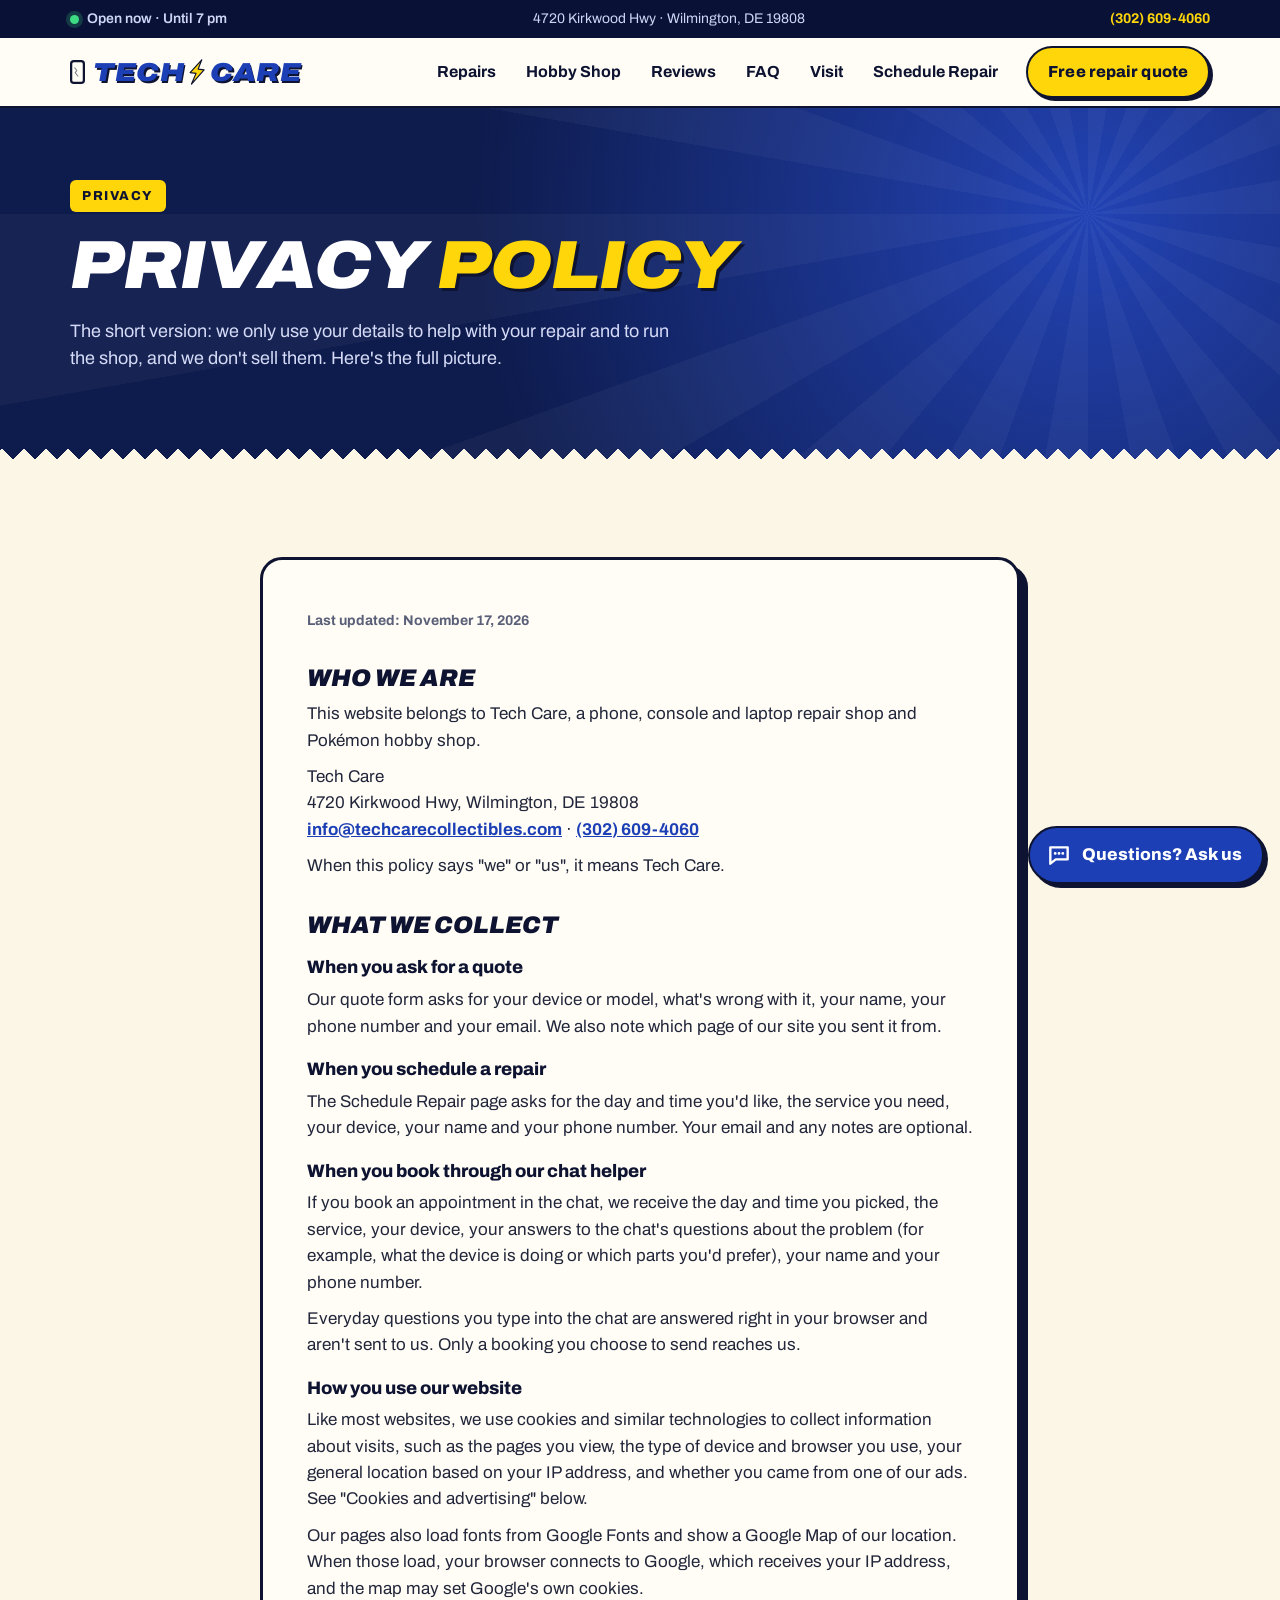
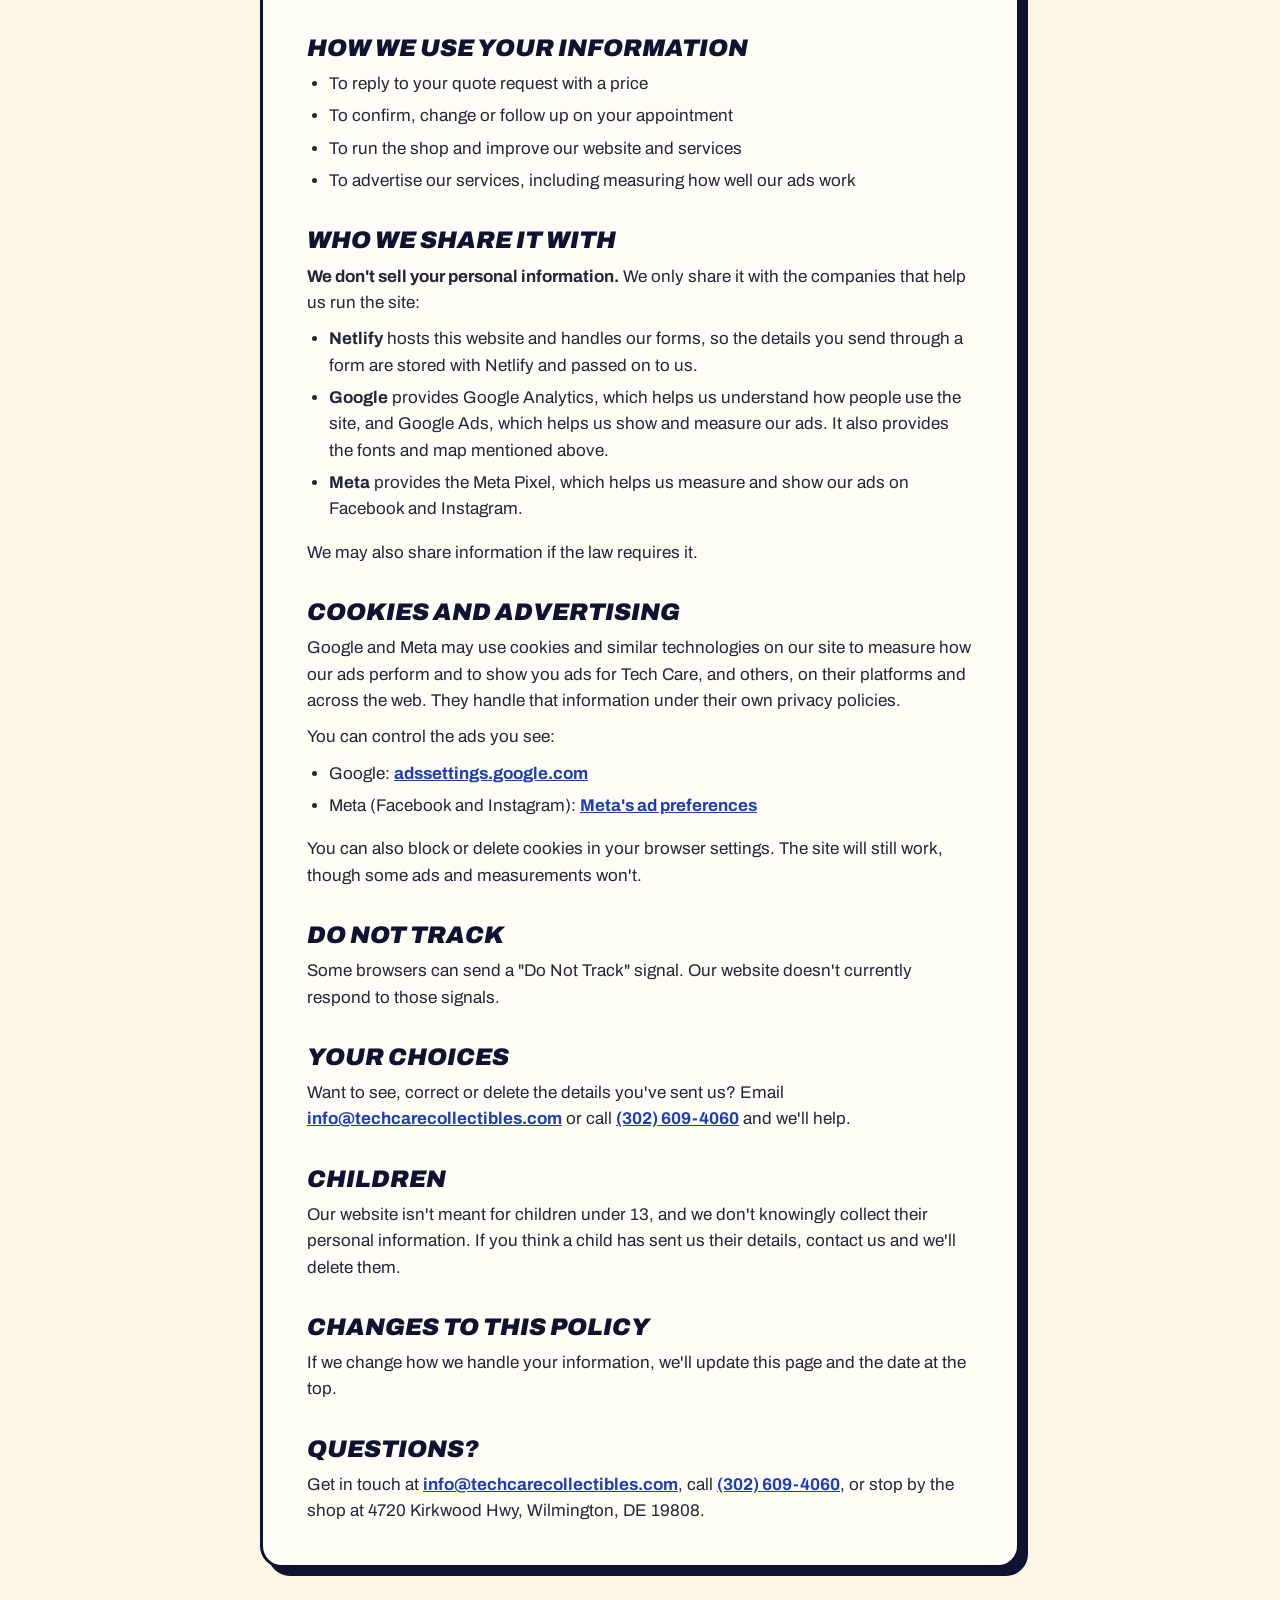
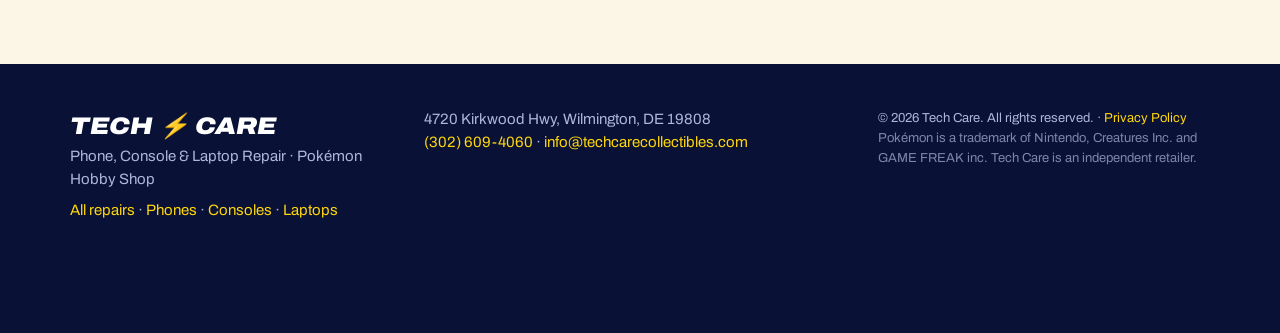
<file: privacy.html>
<!doctype html>
<html lang="en">
<head>
  <meta charset="utf-8">
  <meta name="viewport" content="width=device-width, initial-scale=1">
  <title>Privacy Policy | Tech Care</title>
  <meta name="description" content="How Tech Care collects and uses your information.">
  <link rel="canonical" href="https://techcarecollectibles.com/privacy.html">
  <link rel="icon" href="/favicon.svg" type="image/svg+xml">
  <meta name="theme-color" content="#1c3fb5">

  <meta property="og:type" content="website">
  <meta property="og:title" content="Privacy Policy | Tech Care">
  <meta property="og:description" content="How Tech Care collects and uses your information.">
  <meta property="og:image" content="https://techcarecollectibles.com/images/storefront.jpg">
  <meta property="og:url" content="https://techcarecollectibles.com/privacy.html">

  <link rel="preconnect" href="https://fonts.googleapis.com">
  <link rel="preconnect" href="https://fonts.gstatic.com" crossorigin>
  <link href="https://fonts.googleapis.com/css2?family=Archivo:ital,wdth,wght@0,62..125,400..900;1,62..125,700..900&display=swap" rel="stylesheet">
  <link rel="stylesheet" href="/styles.css">
</head>
<body>
  <a class="skip" href="#main">Skip to content</a>

  <!-- ===== Top bar ===== -->
  <div class="topbar">
    <div class="wrap topbar-inner">
      <span class="status" data-open-status><span class="dot"></span><span class="status-long" data-status-text>Checking hours…</span><span class="status-short" data-status-short>Checking hours…</span></span>
      <span class="topbar-addr">4720 Kirkwood Hwy · Wilmington, DE 19808</span>
      <a class="topbar-phone" href="tel:+13026094060">(302) 609-4060</a>
    </div>
  </div>

  <!-- ===== Header ===== -->
  <header class="site-header" id="top">
    <div class="wrap header-inner">
      <a class="brand" href="/" aria-label="Tech Care home">
        <svg class="brand-phone" viewBox="0 0 20 32" aria-hidden="true"><rect x="1.5" y="1.5" width="17" height="29" rx="3.5" fill="none" stroke="currentColor" stroke-width="3"/><path d="M6 10l3 4-2 3 4 5" fill="none" stroke="currentColor" stroke-width="1.4" opacity=".55"/></svg>
        <span>TECH</span>
        <svg class="brand-bolt" viewBox="0 0 24 36" aria-hidden="true"><path d="M16 1 3 20h8L7 35 21 14h-8z" fill="#ffd60a" stroke="#0d1330" stroke-width="1.6" stroke-linejoin="round"/></svg>
        <span>CARE</span>
      </a>

      <nav class="nav" id="nav" aria-label="Main">
        <a href="/repairs.html">Repairs</a>
        <a href="/#shop">Hobby Shop</a>
        <a href="/reviews.html">Reviews</a>
        <a href="/#faq">FAQ</a>
        <a href="/#visit">Visit</a>
        <a href="/book.html">Schedule Repair</a>
        <a class="btn btn-yellow nav-cta" href="/#quote">Free repair quote</a>
      </nav>

      <button class="menu-btn" aria-controls="nav" aria-expanded="false" aria-label="Open menu">
        <span></span><span></span><span></span>
      </button>
    </div>
  </header>

  <main id="main">

    <!-- ===== Intro ===== -->
    <section class="bk-hero">
      <div class="wrap bk-hero-inner">
        <p class="eyebrow eyebrow-yellow">Privacy</p>
        <h1>Privacy <span class="hl-yellow">Policy</span></h1>
        <p class="lede">The short version: we only use your details to help with your repair and to run the shop, and we don't sell them. Here's the full picture.</p>
      </div>
    </section>

    <!-- ===== Policy ===== -->
    <section class="section legal">
      <div class="wrap">
        <article class="legal-body">
          <p class="legal-updated">Last updated: November 17, 2026</p>

          <h2>Who we are</h2>
          <p>This website belongs to Tech Care, a phone, console and laptop repair shop and Pokémon hobby shop.</p>
          <p>Tech Care<br>4720 Kirkwood Hwy, Wilmington, DE 19808<br><a href="mailto:info@techcarecollectibles.com">info@techcarecollectibles.com</a> · <a href="tel:+13026094060">(302) 609-4060</a></p>
          <p>When this policy says "we" or "us", it means Tech Care.</p>

          <h2>What we collect</h2>
          <h3>When you ask for a quote</h3>
          <p>Our quote form asks for your device or model, what's wrong with it, your name, your phone number and your email. We also note which page of our site you sent it from.</p>

          <h3>When you schedule a repair</h3>
          <p>The Schedule Repair page asks for the day and time you'd like, the service you need, your device, your name and your phone number. Your email and any notes are optional.</p>

          <h3>When you book through our chat helper</h3>
          <p>If you book an appointment in the chat, we receive the day and time you picked, the service, your device, your answers to the chat's questions about the problem (for example, what the device is doing or which parts you'd prefer), your name and your phone number.</p>
          <p>Everyday questions you type into the chat are answered right in your browser and aren't sent to us. Only a booking you choose to send reaches us.</p>

          <h3>How you use our website</h3>
          <p>Like most websites, we use cookies and similar technologies to collect information about visits, such as the pages you view, the type of device and browser you use, your general location based on your IP address, and whether you came from one of our ads. See "Cookies and advertising" below.</p>
          <p>Our pages also load fonts from Google Fonts and show a Google Map of our location. When those load, your browser connects to Google, which receives your IP address, and the map may set Google's own cookies.</p>

          <h2>How we use your information</h2>
          <ul>
            <li>To reply to your quote request with a price</li>
            <li>To confirm, change or follow up on your appointment</li>
            <li>To run the shop and improve our website and services</li>
            <li>To advertise our services, including measuring how well our ads work</li>
          </ul>

          <h2>Who we share it with</h2>
          <p><strong>We don't sell your personal information.</strong> We only share it with the companies that help us run the site:</p>
          <ul>
            <li><strong>Netlify</strong> hosts this website and handles our forms, so the details you send through a form are stored with Netlify and passed on to us.</li>
            <li><strong>Google</strong> provides Google Analytics, which helps us understand how people use the site, and Google Ads, which helps us show and measure our ads. It also provides the fonts and map mentioned above.</li>
            <li><strong>Meta</strong> provides the Meta Pixel, which helps us measure and show our ads on Facebook and Instagram.</li>
          </ul>
          <p>We may also share information if the law requires it.</p>

          <h2>Cookies and advertising</h2>
          <p>Google and Meta may use cookies and similar technologies on our site to measure how our ads perform and to show you ads for Tech Care, and others, on their platforms and across the web. They handle that information under their own privacy policies.</p>
          <p>You can control the ads you see:</p>
          <ul>
            <li>Google: <a href="https://adssettings.google.com" target="_blank" rel="noopener">adssettings.google.com</a></li>
            <li>Meta (Facebook and Instagram): <a href="https://www.facebook.com/adpreferences" target="_blank" rel="noopener">Meta's ad preferences</a></li>
          </ul>
          <p>You can also block or delete cookies in your browser settings. The site will still work, though some ads and measurements won't.</p>

          <h2>Do Not Track</h2>
          <p>Some browsers can send a "Do Not Track" signal. Our website doesn't currently respond to those signals.</p>

          <h2>Your choices</h2>
          <p>Want to see, correct or delete the details you've sent us? Email <a href="mailto:info@techcarecollectibles.com">info@techcarecollectibles.com</a> or call <a href="tel:+13026094060">(302) 609-4060</a> and we'll help.</p>

          <h2>Children</h2>
          <p>Our website isn't meant for children under 13, and we don't knowingly collect their personal information. If you think a child has sent us their details, contact us and we'll delete them.</p>

          <h2>Changes to this policy</h2>
          <p>If we change how we handle your information, we'll update this page and the date at the top.</p>

          <h2>Questions?</h2>
          <p>Get in touch at <a href="mailto:info@techcarecollectibles.com">info@techcarecollectibles.com</a>, call <a href="tel:+13026094060">(302) 609-4060</a>, or stop by the shop at 4720 Kirkwood Hwy, Wilmington, DE 19808.</p>
        </article>
      </div>
    </section>

  </main>

  <!-- ===== Footer ===== -->
  <footer class="site-footer">
    <div class="wrap footer-inner">
      <div>
        <p class="footer-brand">TECH <span>⚡</span> CARE</p>
        <p>Phone, Console &amp; Laptop Repair · Pokémon Hobby Shop</p>
        <p class="footer-links"><a href="/repairs.html">All repairs</a> · <a href="/phone-repair.html">Phones</a> · <a href="/console-repair.html">Consoles</a> · <a href="/laptop-repair.html">Laptops</a></p>
      </div>
      <div>
        <p>4720 Kirkwood Hwy, Wilmington, DE 19808</p>
        <p><a href="tel:+13026094060">(302) 609-4060</a> · <a href="mailto:info@techcarecollectibles.com">info@techcarecollectibles.com</a></p>
      </div>
      <p class="footer-copy">© <span id="yr">2026</span> Tech Care. All rights reserved. · <a href="/privacy.html">Privacy Policy</a><br><span class="tm">Pokémon is a trademark of Nintendo, Creatures Inc. and GAME FREAK inc. Tech Care is an independent retailer.</span></p>
    </div>
  </footer>

  <!-- ===== Chat widget ===== -->
  <div class="chat" id="chat" data-state="closed">
    <button class="chat-launcher" type="button" aria-controls="chat-panel" aria-expanded="false">
      <svg class="icon-open" viewBox="0 0 24 24" aria-hidden="true"><path d="M4 5h16v11H9l-5 4z" fill="none" stroke="currentColor" stroke-width="2.2" stroke-linejoin="round"/><path d="M8.5 10.5h.01M12 10.5h.01M15.5 10.5h.01" stroke="currentColor" stroke-width="2.6" stroke-linecap="round"/></svg>
      <svg class="icon-close" viewBox="0 0 24 24" aria-hidden="true"><path d="M6 6l12 12M18 6 6 18" stroke="currentColor" stroke-width="2.4" stroke-linecap="round"/></svg>
      <span class="chat-launcher-label">Questions? Ask us</span>
    </button>

    <section class="chat-panel" id="chat-panel" role="dialog" aria-label="Tech Care chat helper" hidden>
      <header class="chat-head">
        <div class="chat-avatar" aria-hidden="true"><svg viewBox="0 0 24 36"><path d="M16 1 3 20h8L7 35 21 14h-8z" fill="#ffd60a"/></svg></div>
        <div>
          <p class="chat-title">Tech Care Helper</p>
          <p class="chat-sub">Instant answers to common questions</p>
        </div>
        <button class="chat-x" type="button" aria-label="Close chat">
          <svg viewBox="0 0 24 24" aria-hidden="true"><path d="M6 6l12 12M18 6 6 18" stroke="currentColor" stroke-width="2.4" stroke-linecap="round"/></svg>
        </button>
      </header>
      <div class="chat-log" id="chat-log" aria-live="polite"></div>
      <div class="chat-suggest" id="chat-suggest"></div>
      <form class="chat-input" id="chat-form" autocomplete="off">
        <label class="sr-only" for="chat-text">Type your question</label>
        <input id="chat-text" type="text" placeholder="Ask about repairs, cards, hours…" maxlength="200">
        <button type="submit" aria-label="Send">
          <svg viewBox="0 0 24 24" aria-hidden="true"><path d="M4 12h14m-6-7 7 7-7 7" fill="none" stroke="currentColor" stroke-width="2.4" stroke-linecap="round" stroke-linejoin="round"/></svg>
        </button>
      </form>
    </section>
  </div>

  <script src="/js/config.js"></script>
  <script src="/js/faq-data.js"></script>
  <script src="/js/reviews-data.js"></script>
  <script src="/js/site.js"></script>
  <script src="/js/slots.js"></script>
  <script src="/js/reviews.js"></script>
  <script src="/js/chat.js"></script>
</body>
</html>
</file>
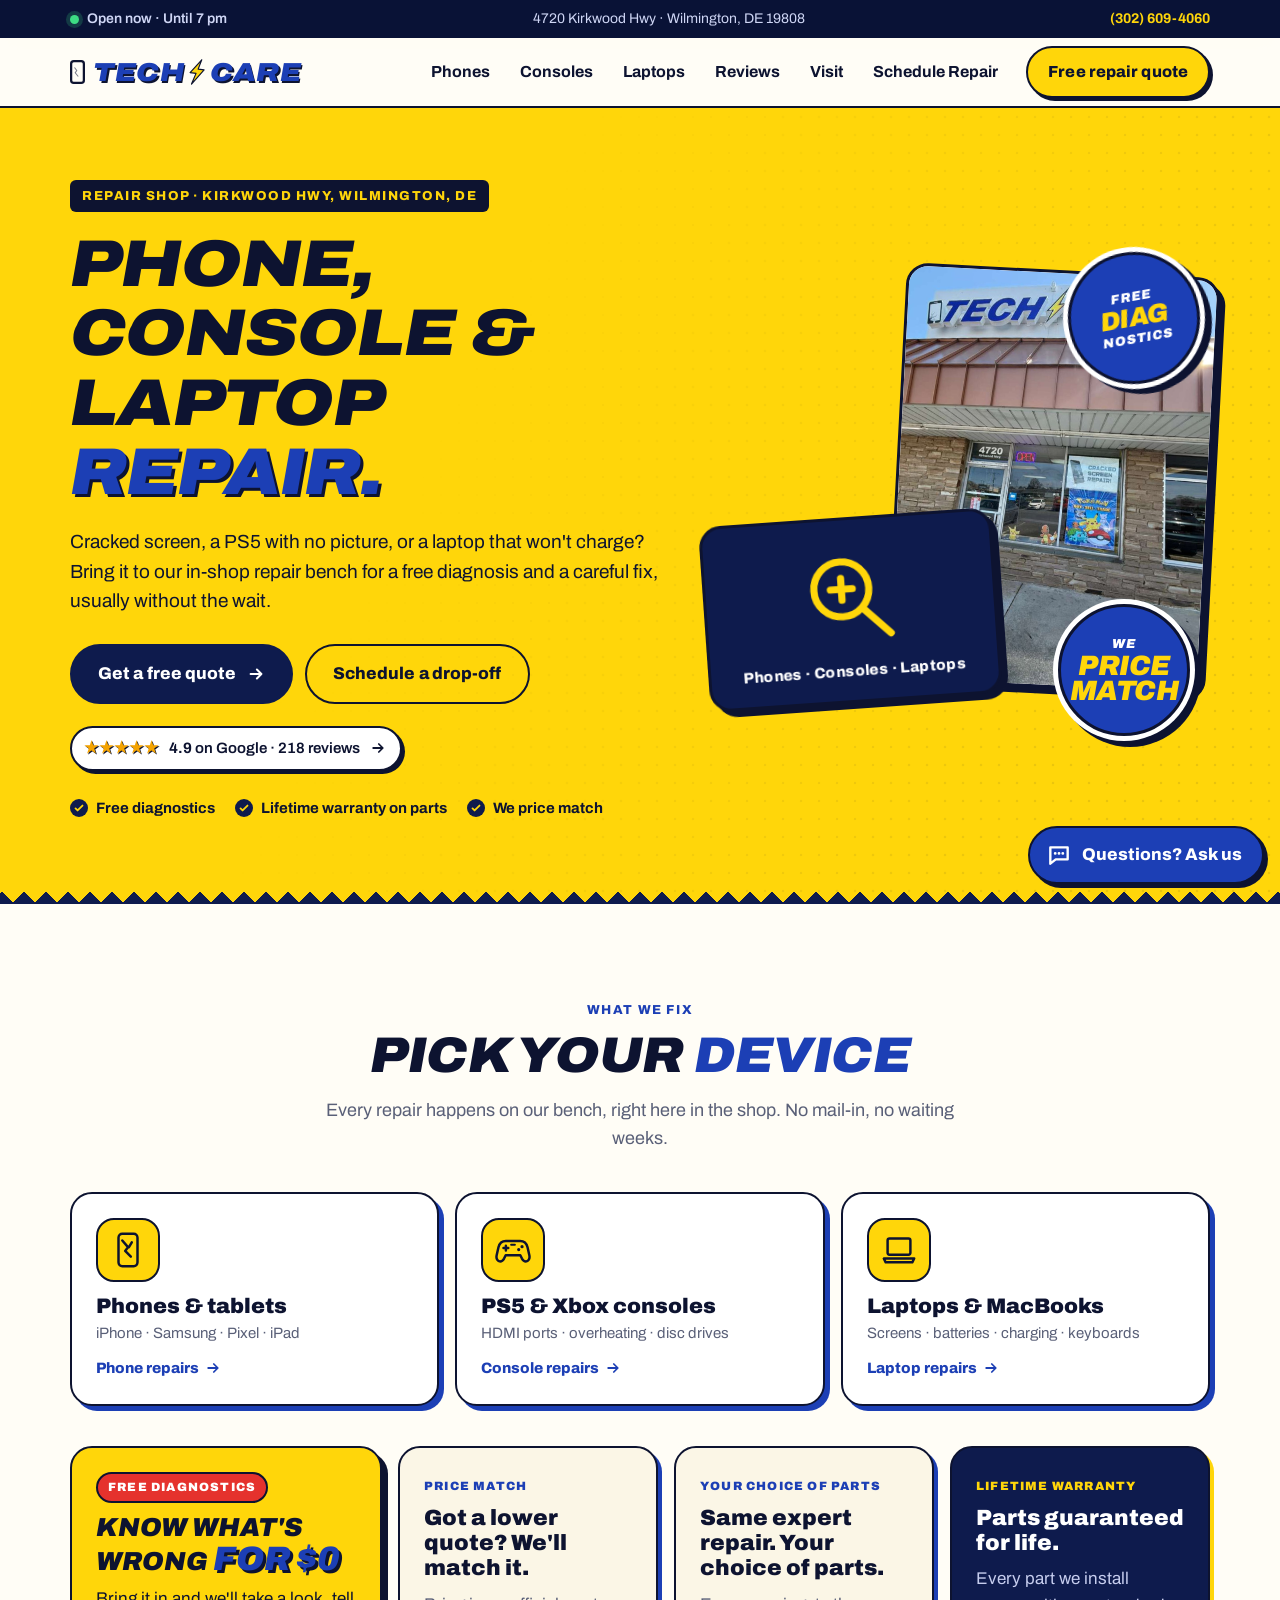
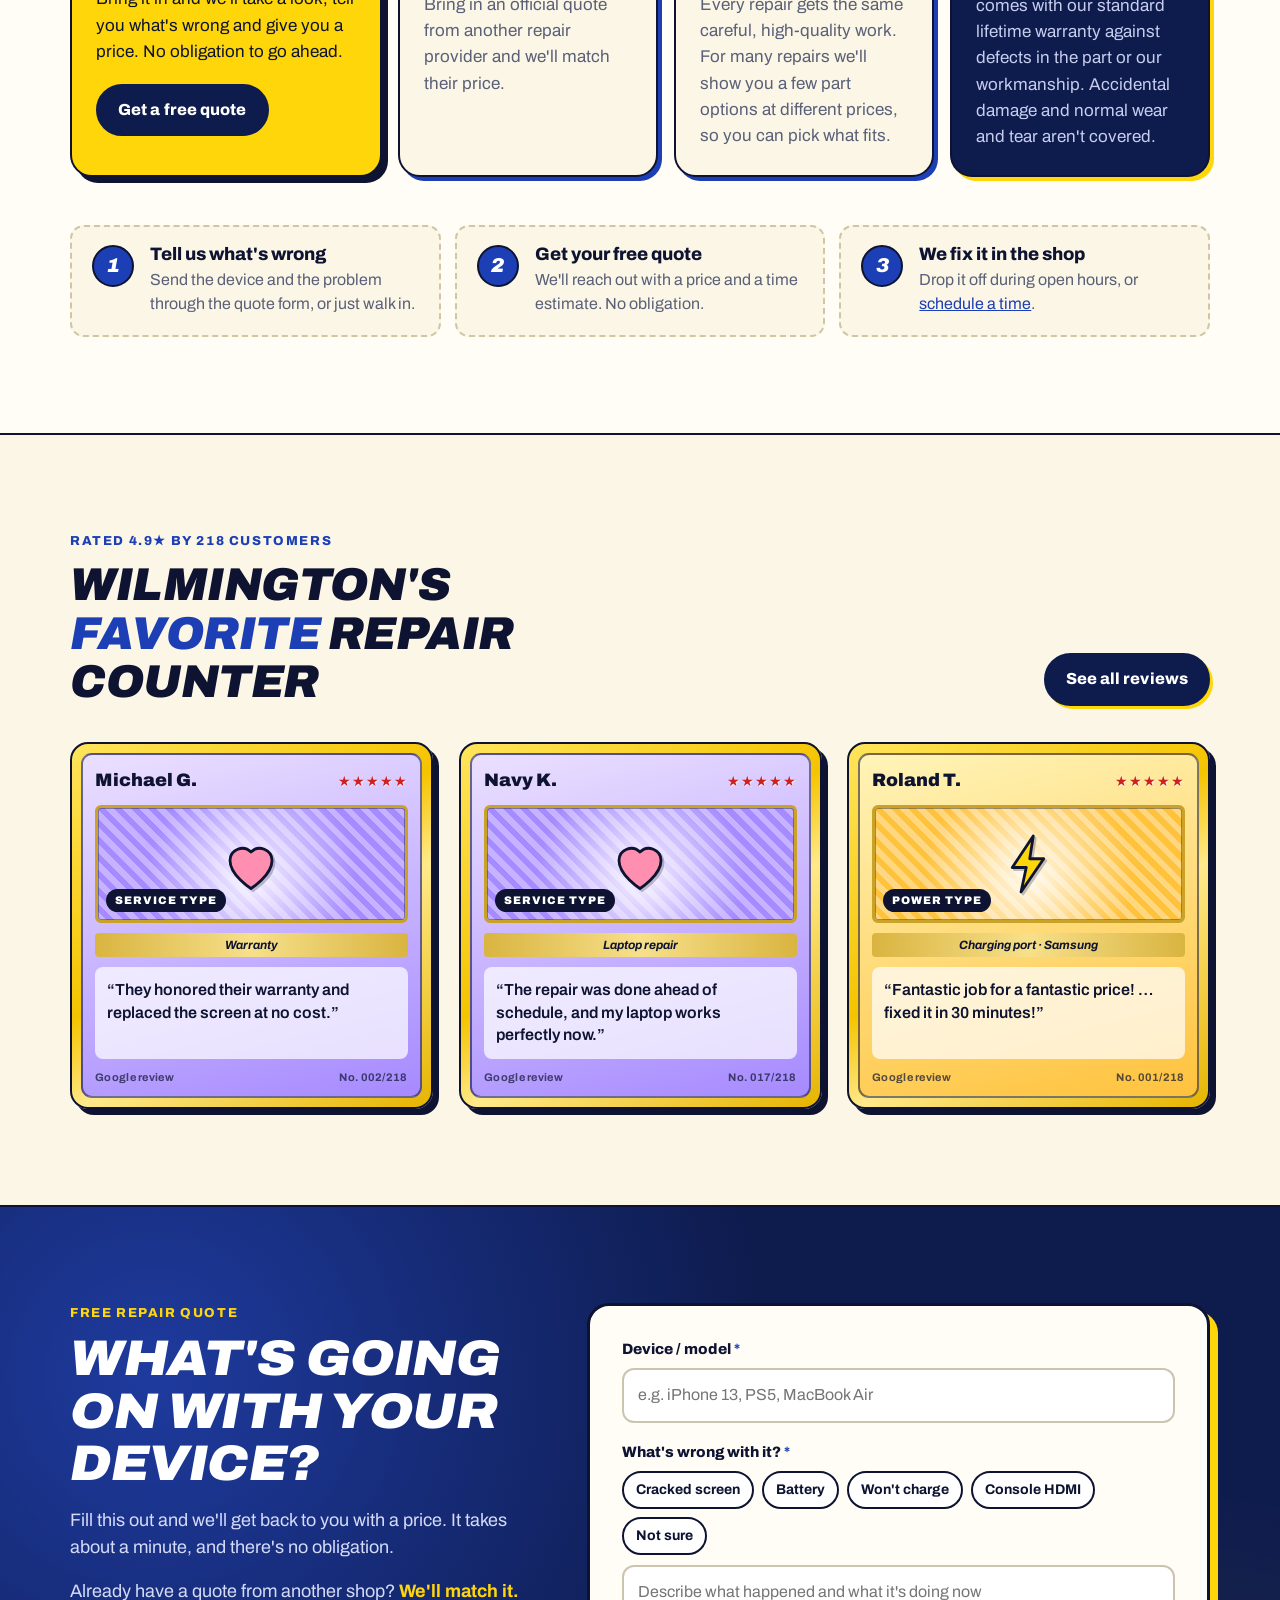
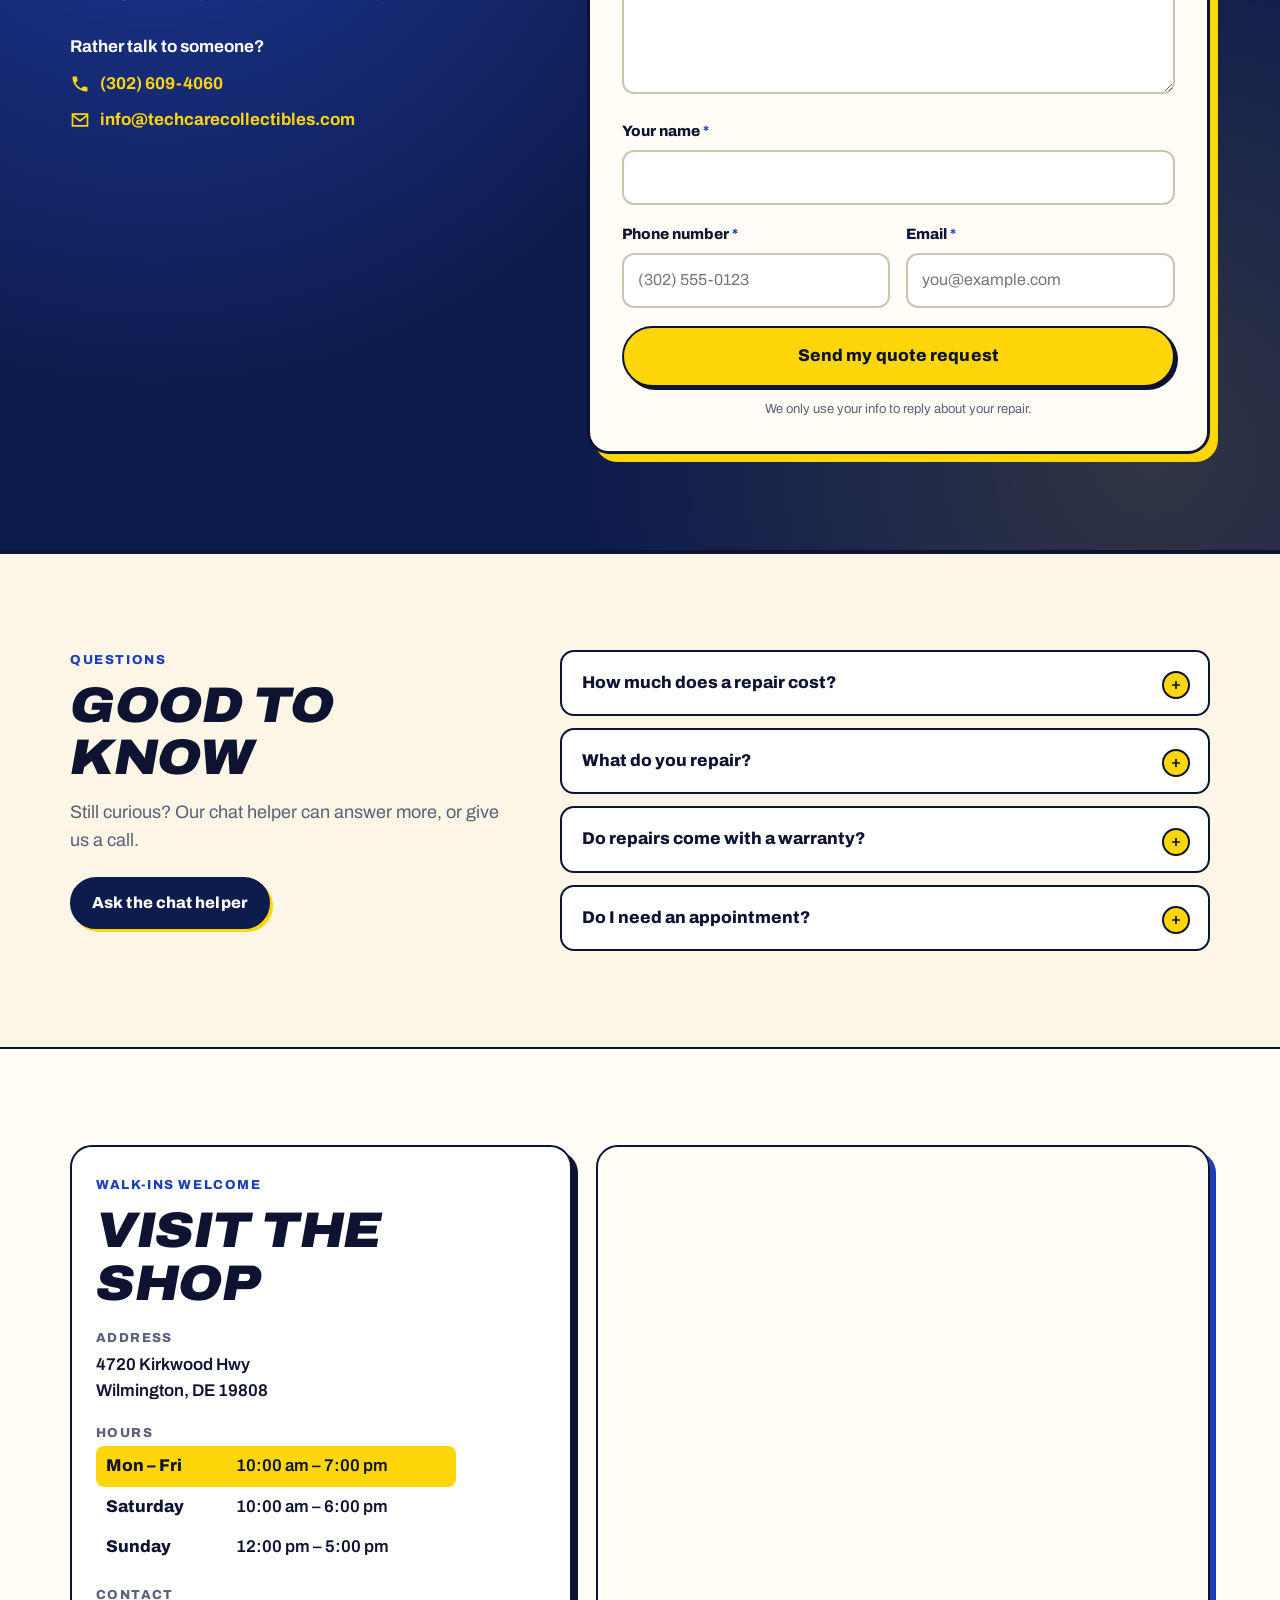
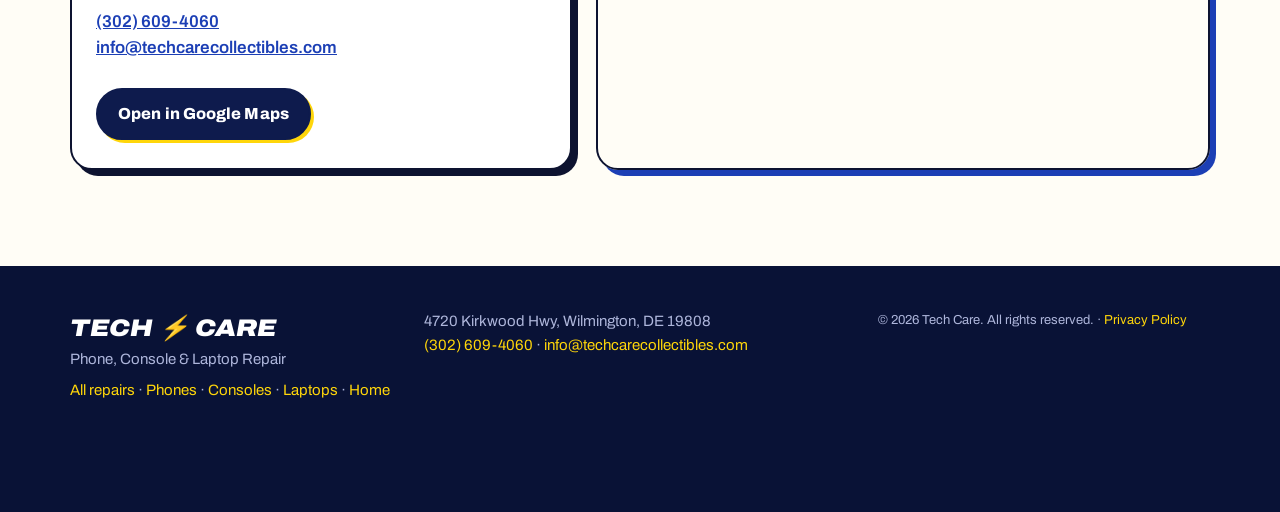
<file: repairs.html>
<!doctype html>
<html lang="en">
<head>
  <meta charset="utf-8">
  <meta name="viewport" content="width=device-width, initial-scale=1">
  <title>Phone, PS5, Xbox &amp; Laptop Repair in Wilmington, DE | Tech Care</title>
  <meta name="description" content="Phone, tablet, PS5, Xbox and laptop repair on Kirkwood Hwy in Wilmington, DE. Free diagnostics, lifetime parts warranty and price matching. Get a free quote.">
  <link rel="canonical" href="https://techcarecollectibles.com/repairs.html">
  <link rel="icon" href="/favicon.svg" type="image/svg+xml">
  <meta name="theme-color" content="#1c3fb5">

  <meta property="og:type" content="website">
  <meta property="og:title" content="Phone, console &amp; laptop repair in Wilmington, DE — Tech Care">
  <meta property="og:description" content="Phone, tablet, PS5, Xbox and laptop repair on Kirkwood Hwy in Wilmington, DE. Free diagnostics, lifetime parts warranty and price matching. Get a free quote.">
  <meta property="og:image" content="https://techcarecollectibles.com/images/storefront.jpg">
  <meta property="og:url" content="https://techcarecollectibles.com/repairs.html">

  <link rel="preconnect" href="https://fonts.googleapis.com">
  <link rel="preconnect" href="https://fonts.gstatic.com" crossorigin>
  <link href="https://fonts.googleapis.com/css2?family=Archivo:ital,wdth,wght@0,62..125,400..900;1,62..125,700..900&display=swap" rel="stylesheet">
  <link rel="stylesheet" href="/styles.css">

  <script type="application/ld+json">
{
  "@context": "https://schema.org",
  "@type": "LocalBusiness",
  "name": "Tech Care",
  "image": "https://techcarecollectibles.com/images/storefront.jpg",
  "url": "https://techcarecollectibles.com/repairs.html",
  "telephone": "+1-302-609-4060",
  "address": {
    "@type": "PostalAddress",
    "streetAddress": "4720 Kirkwood Hwy",
    "addressLocality": "Wilmington",
    "addressRegion": "DE",
    "postalCode": "19808",
    "addressCountry": "US"
  },
  "priceRange": "$$",
  "openingHoursSpecification": [
    {
      "@type": "OpeningHoursSpecification",
      "dayOfWeek": [
        "Monday",
        "Tuesday",
        "Wednesday",
        "Thursday",
        "Friday"
      ],
      "opens": "10:00",
      "closes": "19:00"
    },
    {
      "@type": "OpeningHoursSpecification",
      "dayOfWeek": "Saturday",
      "opens": "10:00",
      "closes": "18:00"
    },
    {
      "@type": "OpeningHoursSpecification",
      "dayOfWeek": "Sunday",
      "opens": "12:00",
      "closes": "17:00"
    }
  ]
}
  </script>
</head>
<body class="lp">
  <a class="skip" href="#main">Skip to content</a>
  <!-- Repair-only landing page, generated from a template. Keep the four repair pages in step when editing. -->

  <!-- ===== Top bar ===== -->
  <div class="topbar">
    <div class="wrap topbar-inner">
      <span class="status" data-open-status><span class="dot"></span><span class="status-long" data-status-text>Checking hours…</span><span class="status-short" data-status-short>Checking hours…</span></span>
      <span class="topbar-addr">4720 Kirkwood Hwy · Wilmington, DE 19808</span>
      <a class="topbar-phone" href="tel:+13026094060">(302) 609-4060</a>
    </div>
  </div>

  <!-- ===== Header ===== -->
  <header class="site-header" id="top">
    <div class="wrap header-inner">
      <a class="brand" href="/" aria-label="Tech Care home">
        <svg class="brand-phone" viewBox="0 0 20 32" aria-hidden="true"><rect x="1.5" y="1.5" width="17" height="29" rx="3.5" fill="none" stroke="currentColor" stroke-width="3"/><path d="M6 10l3 4-2 3 4 5" fill="none" stroke="currentColor" stroke-width="1.4" opacity=".55"/></svg>
        <span>TECH</span>
        <svg class="brand-bolt" viewBox="0 0 24 36" aria-hidden="true"><path d="M16 1 3 20h8L7 35 21 14h-8z" fill="#ffd60a" stroke="#0d1330" stroke-width="1.6" stroke-linejoin="round"/></svg>
        <span>CARE</span>
      </a>

      <nav class="nav" id="nav" aria-label="Main">
        <a href="/phone-repair.html">Phones</a>
        <a href="/console-repair.html">Consoles</a>
        <a href="/laptop-repair.html">Laptops</a>
        <a href="/reviews.html">Reviews</a>
        <a href="#visit">Visit</a>
        <a href="/book.html">Schedule Repair</a>
        <a class="btn btn-yellow nav-cta" href="#quote">Free repair quote</a>
      </nav>

      <a class="header-call" href="tel:+13026094060" aria-label="Call (302) 609-4060">
        <svg viewBox="0 0 24 24" aria-hidden="true"><path d="M6.6 10.8a15.1 15.1 0 0 0 6.6 6.6l2.2-2.2a1 1 0 0 1 1-.25 11.4 11.4 0 0 0 3.6.57 1 1 0 0 1 1 1V20a1 1 0 0 1-1 1A17 17 0 0 1 3 4a1 1 0 0 1 1-1h3.5a1 1 0 0 1 1 1c0 1.25.2 2.45.57 3.57a1 1 0 0 1-.25 1z" fill="currentColor"/></svg>
        <span>Call</span>
      </a>
      <button class="menu-btn" aria-controls="nav" aria-expanded="false" aria-label="Open menu">
        <span></span><span></span><span></span>
      </button>
    </div>
  </header>

  <main id="main">

    <!-- ===== Hero ===== -->
    <section class="hero lp-hero">
      <div class="wrap hero-inner">
        <div class="hero-copy">
          <p class="eyebrow">Repair shop · Kirkwood Hwy, Wilmington, DE</p>
          <h1>Phone, console &amp; laptop <span class="hl">repair.</span></h1>
          <p class="lede">Cracked screen, a PS5 with no picture, or a laptop that won't charge? Bring it to our in-shop repair bench for a free diagnosis and a careful fix, usually without the wait.</p>
          <div class="hero-ctas">
            <a class="btn btn-navy btn-lg" href="#quote">Get a free quote <svg viewBox="0 0 20 20" aria-hidden="true"><path d="M4 10h11m-4-5 5 5-5 5" fill="none" stroke="currentColor" stroke-width="2.2" stroke-linecap="round" stroke-linejoin="round"/></svg></a>
            <a class="btn btn-ghost btn-lg" href="/book.html">Schedule a drop-off</a>
          </div>
          <a class="rating-badge" href="/reviews.html">
            <span class="rating-stars" aria-hidden="true">★★★★★</span>
            <span><strong data-rating>4.9</strong> on Google · <span data-review-count>218</span> reviews</span>
            <svg viewBox="0 0 20 20" aria-hidden="true"><path d="M4 10h11m-4-5 5 5-5 5" fill="none" stroke="currentColor" stroke-width="2.2" stroke-linecap="round" stroke-linejoin="round"/></svg>
          </a>
          <ul class="hero-points">
            <li>Free diagnostics</li>
            <li>Lifetime warranty on parts</li>
            <li>We price match</li>
          </ul>
        </div>

        <div class="hero-art lp-art" aria-hidden="true">
          <figure class="photo lp-photo"><img src="/images/storefront.jpg" alt="" width="1050" height="1400"></figure>
          <div class="lp-device"><svg viewBox="0 0 40 40" aria-hidden="true"><g fill="none" stroke="currentColor" stroke-width="2.6" stroke-linecap="round" stroke-linejoin="round"><circle cx="17" cy="17" r="10"/><path d="M24.5 24.5 34 34"/><path d="M13 17h8M17 13v8"/></g></svg><span>Phones · Consoles · Laptops</span></div>
          <a class="sticker sticker-1 sticker-free" href="#deals" tabindex="-1"><small>Free</small>Diag<small>nostics</small></a>
          <a class="sticker sticker-3" href="#deals" tabindex="-1"><small>We</small>Price<br>match</a>
        </div>
      </div>
    </section>

    <!-- ===== Services ===== -->
    <section class="section" id="repairs">
      <div class="wrap">
        <div class="section-head">
          <p class="kicker">What we fix</p>
          <h2>Pick your <span class="hl-blue">device</span></h2>
          <p>Every repair happens on our bench, right here in the shop. No mail-in, no waiting weeks.</p>
        </div>

        <div class="cat-grid" data-reveal>
          <a class="cat-card" href="/phone-repair.html">
            <span class="cat-icon"><svg viewBox="0 0 40 40" aria-hidden="true"><g fill="none" stroke="currentColor" stroke-width="2.6" stroke-linecap="round" stroke-linejoin="round"><rect x="10" y="3" width="20" height="34" rx="4"/><path d="M14 10l6 7-3 4 6 6M24 12l-3 5"/></g></svg></span>
            <span class="cat-text"><strong>Phones &amp; tablets</strong><span>iPhone · Samsung · Pixel · iPad</span></span>
            <span class="cat-go">Phone repairs <svg viewBox="0 0 20 20" aria-hidden="true"><path d="M4 10h11m-4-5 5 5-5 5" fill="none" stroke="currentColor" stroke-width="2.2" stroke-linecap="round" stroke-linejoin="round"/></svg></span>
          </a>
          <a class="cat-card" href="/console-repair.html">
            <span class="cat-icon"><svg viewBox="0 0 40 40" aria-hidden="true"><g fill="none" stroke="currentColor" stroke-width="2.6" stroke-linecap="round" stroke-linejoin="round"><path d="M12.5 10.5h15c4.2 0 6.8 2.6 7.8 6.6l1.9 8.4c.8 3.6-1 6.5-3.7 6.5-1.9 0-3.1-1.2-4.1-3l-1.7-3.5H12.3L10.6 29c-1 1.8-2.2 3-4.1 3-2.7 0-4.5-2.9-3.7-6.5l1.9-8.4c1-4 3.6-6.6 7.8-6.6z"/><path d="M12.5 15.5v5M10 18h5"/><path d="M26 19.5h.01M29.5 16.5h.01" stroke-width="3.4"/><path d="M18 14.5h4" stroke-width="2"/></g></svg></span>
            <span class="cat-text"><strong>PS5 &amp; Xbox consoles</strong><span>HDMI ports · overheating · disc drives</span></span>
            <span class="cat-go">Console repairs <svg viewBox="0 0 20 20" aria-hidden="true"><path d="M4 10h11m-4-5 5 5-5 5" fill="none" stroke="currentColor" stroke-width="2.2" stroke-linecap="round" stroke-linejoin="round"/></svg></span>
          </a>
          <a class="cat-card" href="/laptop-repair.html">
            <span class="cat-icon"><svg viewBox="0 0 40 40" aria-hidden="true"><g fill="none" stroke="currentColor" stroke-width="2.6" stroke-linecap="round" stroke-linejoin="round"><rect x="8" y="8" width="24" height="17" rx="2"/><path d="M4 29h32l-2 4H6z"/></g></svg></span>
            <span class="cat-text"><strong>Laptops &amp; MacBooks</strong><span>Screens · batteries · charging · keyboards</span></span>
            <span class="cat-go">Laptop repairs <svg viewBox="0 0 20 20" aria-hidden="true"><path d="M4 10h11m-4-5 5 5-5 5" fill="none" stroke="currentColor" stroke-width="2.2" stroke-linecap="round" stroke-linejoin="round"/></svg></span>
          </a>
        </div>

        <div class="deals" id="deals" data-reveal>
          <article class="deal deal-hot">
            <p class="deal-tag">Free diagnostics</p>
            <h3>Know what's wrong <span class="deal-price deal-price--sm">for $0</span></h3>
            <p>Bring it in and we'll take a look, tell you what's wrong and give you a price. No obligation to go ahead.</p>
            <a class="btn btn-navy" href="#quote">Get a free quote</a>
          </article>
          <article class="deal">
            <p class="deal-tag">Price match</p>
            <h3>Got a lower quote? We'll match it.</h3>
            <p>Bring in an official quote from another repair provider and we'll match their price.</p>
          </article>
          <article class="deal">
            <p class="deal-tag">Your choice of parts</p>
            <h3>Same expert repair. Your choice of parts.</h3>
            <p>Every repair gets the same careful, high-quality work. For many repairs we'll show you a few part options at different prices, so you can pick what fits.</p>
          </article>
          <article class="deal deal-warranty">
            <p class="deal-tag">Lifetime warranty</p>
            <h3>Parts guaranteed for life.</h3>
            <p>Every part we install comes with our standard lifetime warranty against defects in the part or our workmanship. Accidental damage and normal wear and tear aren't covered.</p>
          </article>
        </div>

        <ol class="steps" data-reveal>
          <li>
            <span class="step-num">1</span>
            <div><h3>Tell us what's wrong</h3><p>Send the device and the problem through the quote form, or just walk in.</p></div>
          </li>
          <li>
            <span class="step-num">2</span>
            <div><h3>Get your free quote</h3><p>We'll reach out with a price and a time estimate. No obligation.</p></div>
          </li>
          <li>
            <span class="step-num">3</span>
            <div><h3>We fix it in the shop</h3><p>Drop it off during open hours, or <a href="/book.html">schedule a time</a>.</p></div>
          </li>
        </ol>
      </div>
    </section>

    <!-- ===== Reviews ===== -->
    <section class="section reviews-teaser">
      <div class="wrap">
        <div class="teaser-head">
          <div>
            <p class="kicker">Rated <span data-rating>4.9</span>★ by <span data-review-count>218</span> customers</p>
            <h2>Wilmington's <span class="hl-blue">favorite</span> repair counter</h2>
          </div>
          <a class="btn btn-navy" href="/reviews.html">See all reviews</a>
        </div>
        <div class="review-grid review-grid--teaser" id="review-teaser" data-pick="Michael G.,Navy K.,Roland T." data-reveal><!-- cards from reviews-data.js --></div>
      </div>
    </section>

    <!-- ===== Quote ===== -->
    <section class="quote" id="quote">
      <div class="wrap quote-inner">
        <div class="quote-copy">
          <p class="kicker kicker-light">Free repair quote</p>
          <h2>What's going on with your device?</h2>
          <p>Fill this out and we'll get back to you with a price. It takes about a minute, and there's no obligation.</p>
          <p class="quote-perks">Already have a quote from another shop? <strong>We'll match it.</strong></p>
          <div class="quote-alt">
            <p>Rather talk to someone?</p>
            <a class="alt-link" href="tel:+13026094060">
              <svg viewBox="0 0 24 24" aria-hidden="true"><path d="M6.6 10.8a15.1 15.1 0 0 0 6.6 6.6l2.2-2.2a1 1 0 0 1 1-.25 11.4 11.4 0 0 0 3.6.57 1 1 0 0 1 1 1V20a1 1 0 0 1-1 1A17 17 0 0 1 3 4a1 1 0 0 1 1-1h3.5a1 1 0 0 1 1 1c0 1.25.2 2.45.57 3.57a1 1 0 0 1-.25 1z" fill="currentColor"/></svg>
              (302) 609-4060
            </a>
            <a class="alt-link" href="mailto:info@techcarecollectibles.com">
              <svg viewBox="0 0 24 24" aria-hidden="true"><path d="M3 5h18v14H3z" fill="none" stroke="currentColor" stroke-width="2"/><path d="m3 6 9 7 9-7" fill="none" stroke="currentColor" stroke-width="2"/></svg>
              info@techcarecollectibles.com
            </a>
          </div>
        </div>

        <div class="quote-card">
          <form id="quote-form" name="quote" method="POST" action="/thanks.html" data-netlify="true" netlify-honeypot="bot-field" novalidate>
            <input type="hidden" name="form-name" value="quote">
            <input type="hidden" name="source" value="repairs page">
            <div class="field">
              <label for="q-device">Device / model <span class="req" aria-hidden="true">*</span></label>
              <input id="q-device" name="device" type="text" data-device-picker="" placeholder="e.g. iPhone 13, PS5, MacBook Air" autocomplete="off" required>
              <p class="err" data-err-for="device"></p>
            </div>

            <div class="field">
              <label for="q-problem">What's wrong with it? <span class="req" aria-hidden="true">*</span></label>
              <div class="chips" role="group" aria-label="Common problems">
                <button type="button" class="chip" data-problem="Cracked screen">Cracked screen</button>
                <button type="button" class="chip" data-problem="Battery drains fast">Battery</button>
                <button type="button" class="chip" data-problem="Won&#x27;t charge">Won&#x27;t charge</button>
                <button type="button" class="chip" data-problem="Console: no picture / HDMI">Console HDMI</button>
                <button type="button" class="chip" data-problem="Not sure — needs diagnosis">Not sure</button>
              </div>
              <textarea id="q-problem" name="problem" rows="4" placeholder="Describe what happened and what it's doing now" required></textarea>
              <p class="err" data-err-for="problem"></p>
            </div>

            <div class="field">
              <label for="q-name">Your name <span class="req" aria-hidden="true">*</span></label>
              <input id="q-name" name="name" type="text" autocomplete="name" required>
              <p class="err" data-err-for="name"></p>
            </div>

            <div class="field-row">
              <div class="field">
                <label for="q-phone">Phone number <span class="req" aria-hidden="true">*</span></label>
                <input id="q-phone" name="phone" type="tel" inputmode="tel" autocomplete="tel" placeholder="(302) 555-0123" required>
                <p class="err" data-err-for="phone"></p>
              </div>
              <div class="field">
                <label for="q-email">Email <span class="req" aria-hidden="true">*</span></label>
                <input id="q-email" name="email" type="email" autocomplete="email" placeholder="you@example.com" required>
                <p class="err" data-err-for="email"></p>
              </div>
            </div>

            <!-- spam trap: real people never see or fill this -->
            <div class="hp" aria-hidden="true">
              <label for="q-company">Company</label>
              <input id="q-company" name="bot-field" type="text" tabindex="-1" autocomplete="off">
            </div>

            <button class="btn btn-yellow btn-lg btn-block" type="submit">
              <span class="btn-label">Send my quote request</span>
            </button>
            <p class="form-note">We only use your info to reply about your repair.</p>
            <div class="form-status" role="status" aria-live="polite"></div>
          </form>

          <div class="quote-done" hidden>
            <div class="done-icon"><svg viewBox="0 0 48 48" aria-hidden="true"><circle cx="24" cy="24" r="22" fill="#ffd60a"/><path d="m14 25 7 7 14-15" fill="none" stroke="#0d1330" stroke-width="4" stroke-linecap="round" stroke-linejoin="round"/></svg></div>
            <h3>Request sent — thanks!</h3>
            <p>We'll get back to you soon with a quote for your <strong data-done-device>device</strong>. Need it sooner? Call <a href="tel:+13026094060">(302) 609-4060</a>.</p>
            <button type="button" class="btn btn-ghost" data-quote-reset>Send another request</button>
          </div>
        </div>
      </div>
    </section>

    <!-- ===== FAQ ===== -->
    <section class="section faq" id="faq">
      <div class="wrap faq-inner">
        <div class="section-head section-head-left">
          <p class="kicker">Questions</p>
          <h2>Good to know</h2>
          <p>Still curious? Our chat helper can answer more, or give us a call.</p>
          <button type="button" class="btn btn-navy" data-open-chat>Ask the chat helper</button>
        </div>
        <div class="faq-list">
          <details class="faq-item">
            <summary>How much does a repair cost?</summary>
            <div class="faq-a">It depends on the device and the part it needs, so we price each repair after a quick look. Diagnostics are <strong>free with no obligation</strong>. We also <strong>price match</strong> official quotes from other repair shops, and for many repairs you can choose between part options at different prices.</div>
          </details>
          <details class="faq-item">
            <summary>What do you repair?</summary>
            <div class="faq-a">Smartphones and tablets (iPhone, Samsung, Google Pixel, iPad and more), game consoles (PlayStation 5, PS4, Xbox Series X|S and Xbox One) and laptops (MacBook and Windows laptops). Not sure if we can fix yours? Send a quote request and we'll let you know.</div>
          </details>
          <details class="faq-item">
            <summary>Do repairs come with a warranty?</summary>
            <div class="faq-a">Every part we install comes with our standard <strong>lifetime warranty</strong>. It covers <strong>defects in the part or in our workmanship</strong>: if a part fails because of a defect, we'll repair or replace it. It doesn't cover accidental damage (like drops, cracks or water) or normal wear and tear.</div>
          </details>
          <details class="faq-item">
            <summary>Do I need an appointment?</summary>
            <div class="faq-a">No, walk-ins are welcome during open hours. If you'd rather lock in a time, you can <a href="/book.html">schedule your repair online</a>.</div>
          </details>
        </div>
      </div>
    </section>

    <!-- ===== Visit ===== -->
    <section class="visit" id="visit">
      <div class="wrap visit-inner">
        <div class="visit-card">
          <p class="kicker">Walk-ins welcome</p>
          <h2>Visit the shop</h2>

          <div class="visit-block">
            <h3>Address</h3>
            <p>4720 Kirkwood Hwy<br>Wilmington, DE 19808</p>
          </div>

          <div class="visit-block">
            <h3>Hours</h3>
            <table class="hours" id="hours">
              <tbody>
                <tr data-days="1,2,3,4,5"><th scope="row">Mon – Fri</th><td>10:00 am – 7:00 pm</td></tr>
                <tr data-days="6"><th scope="row">Saturday</th><td>10:00 am – 6:00 pm</td></tr>
                <tr data-days="0"><th scope="row">Sunday</th><td>12:00 pm – 5:00 pm</td></tr>
              </tbody>
            </table>
          </div>

          <div class="visit-block">
            <h3>Contact</h3>
            <p><a href="tel:+13026094060">(302) 609-4060</a><br><a href="mailto:info@techcarecollectibles.com">info@techcarecollectibles.com</a></p>
          </div>

          <a class="btn btn-navy" href="https://maps.app.goo.gl/MrAmSJkTdqbsVuTa9" target="_blank" rel="noopener">Open in Google Maps</a>
        </div>

        <div class="map">
          <iframe
            title="Map to Tech Care, 4720 Kirkwood Hwy, Wilmington, DE"
            src="https://maps.google.com/maps?q=4720+Kirkwood+Hwy,+Wilmington,+DE+19808&t=&z=15&ie=UTF8&iwloc=&output=embed"
            loading="lazy"
            referrerpolicy="no-referrer-when-downgrade"
            allowfullscreen></iframe>
        </div>
      </div>
    </section>
  </main>

  <!-- ===== Footer ===== -->
  <footer class="site-footer">
    <div class="wrap footer-inner">
      <div>
        <p class="footer-brand">TECH <span>⚡</span> CARE</p>
        <p>Phone, Console &amp; Laptop Repair</p>
        <p class="footer-links"><a href="/repairs.html">All repairs</a> · <a href="/phone-repair.html">Phones</a> · <a href="/console-repair.html">Consoles</a> · <a href="/laptop-repair.html">Laptops</a> · <a href="/">Home</a></p>
      </div>
      <div>
        <p>4720 Kirkwood Hwy, Wilmington, DE 19808</p>
        <p><a href="tel:+13026094060">(302) 609-4060</a> · <a href="mailto:info@techcarecollectibles.com">info@techcarecollectibles.com</a></p>
      </div>
      <p class="footer-copy">© <span id="yr">2026</span> Tech Care. All rights reserved. · <a href="/privacy.html">Privacy Policy</a></p>
    </div>
  </footer>

  <!-- ===== Chat widget ===== -->
  <div class="chat" id="chat" data-state="closed">
    <button class="chat-launcher" type="button" aria-controls="chat-panel" aria-expanded="false">
      <svg class="icon-open" viewBox="0 0 24 24" aria-hidden="true"><path d="M4 5h16v11H9l-5 4z" fill="none" stroke="currentColor" stroke-width="2.2" stroke-linejoin="round"/><path d="M8.5 10.5h.01M12 10.5h.01M15.5 10.5h.01" stroke="currentColor" stroke-width="2.6" stroke-linecap="round"/></svg>
      <svg class="icon-close" viewBox="0 0 24 24" aria-hidden="true"><path d="M6 6l12 12M18 6 6 18" stroke="currentColor" stroke-width="2.4" stroke-linecap="round"/></svg>
      <span class="chat-launcher-label">Questions? Ask us</span>
    </button>

    <section class="chat-panel" id="chat-panel" role="dialog" aria-label="Tech Care chat helper" hidden>
      <header class="chat-head">
        <div class="chat-avatar" aria-hidden="true"><svg viewBox="0 0 24 36"><path d="M16 1 3 20h8L7 35 21 14h-8z" fill="#ffd60a"/></svg></div>
        <div>
          <p class="chat-title">Tech Care Helper</p>
          <p class="chat-sub">Instant answers to common questions</p>
        </div>
        <button class="chat-x" type="button" aria-label="Close chat">
          <svg viewBox="0 0 24 24" aria-hidden="true"><path d="M6 6l12 12M18 6 6 18" stroke="currentColor" stroke-width="2.4" stroke-linecap="round"/></svg>
        </button>
      </header>
      <div class="chat-log" id="chat-log" aria-live="polite"></div>
      <div class="chat-suggest" id="chat-suggest"></div>
      <form class="chat-input" id="chat-form" autocomplete="off">
        <label class="sr-only" for="chat-text">Type your question</label>
        <input id="chat-text" type="text" placeholder="Ask about repairs, prices, hours…" maxlength="200">
        <button type="submit" aria-label="Send">
          <svg viewBox="0 0 24 24" aria-hidden="true"><path d="M4 12h14m-6-7 7 7-7 7" fill="none" stroke="currentColor" stroke-width="2.4" stroke-linecap="round" stroke-linejoin="round"/></svg>
        </button>
      </form>
    </section>
  </div>

  <script src="/js/config.js"></script>
  <script src="/js/faq-data.js"></script>
  <script src="/js/reviews-data.js"></script>
  <script src="/js/site.js"></script>
  <script src="/js/devices.js"></script>
  <script src="/js/device-picker.js"></script>
  <script src="/js/slots.js"></script>
  <script src="/js/reviews.js"></script>
  <script src="/js/chat.js"></script>
</body>
</html>
</file>
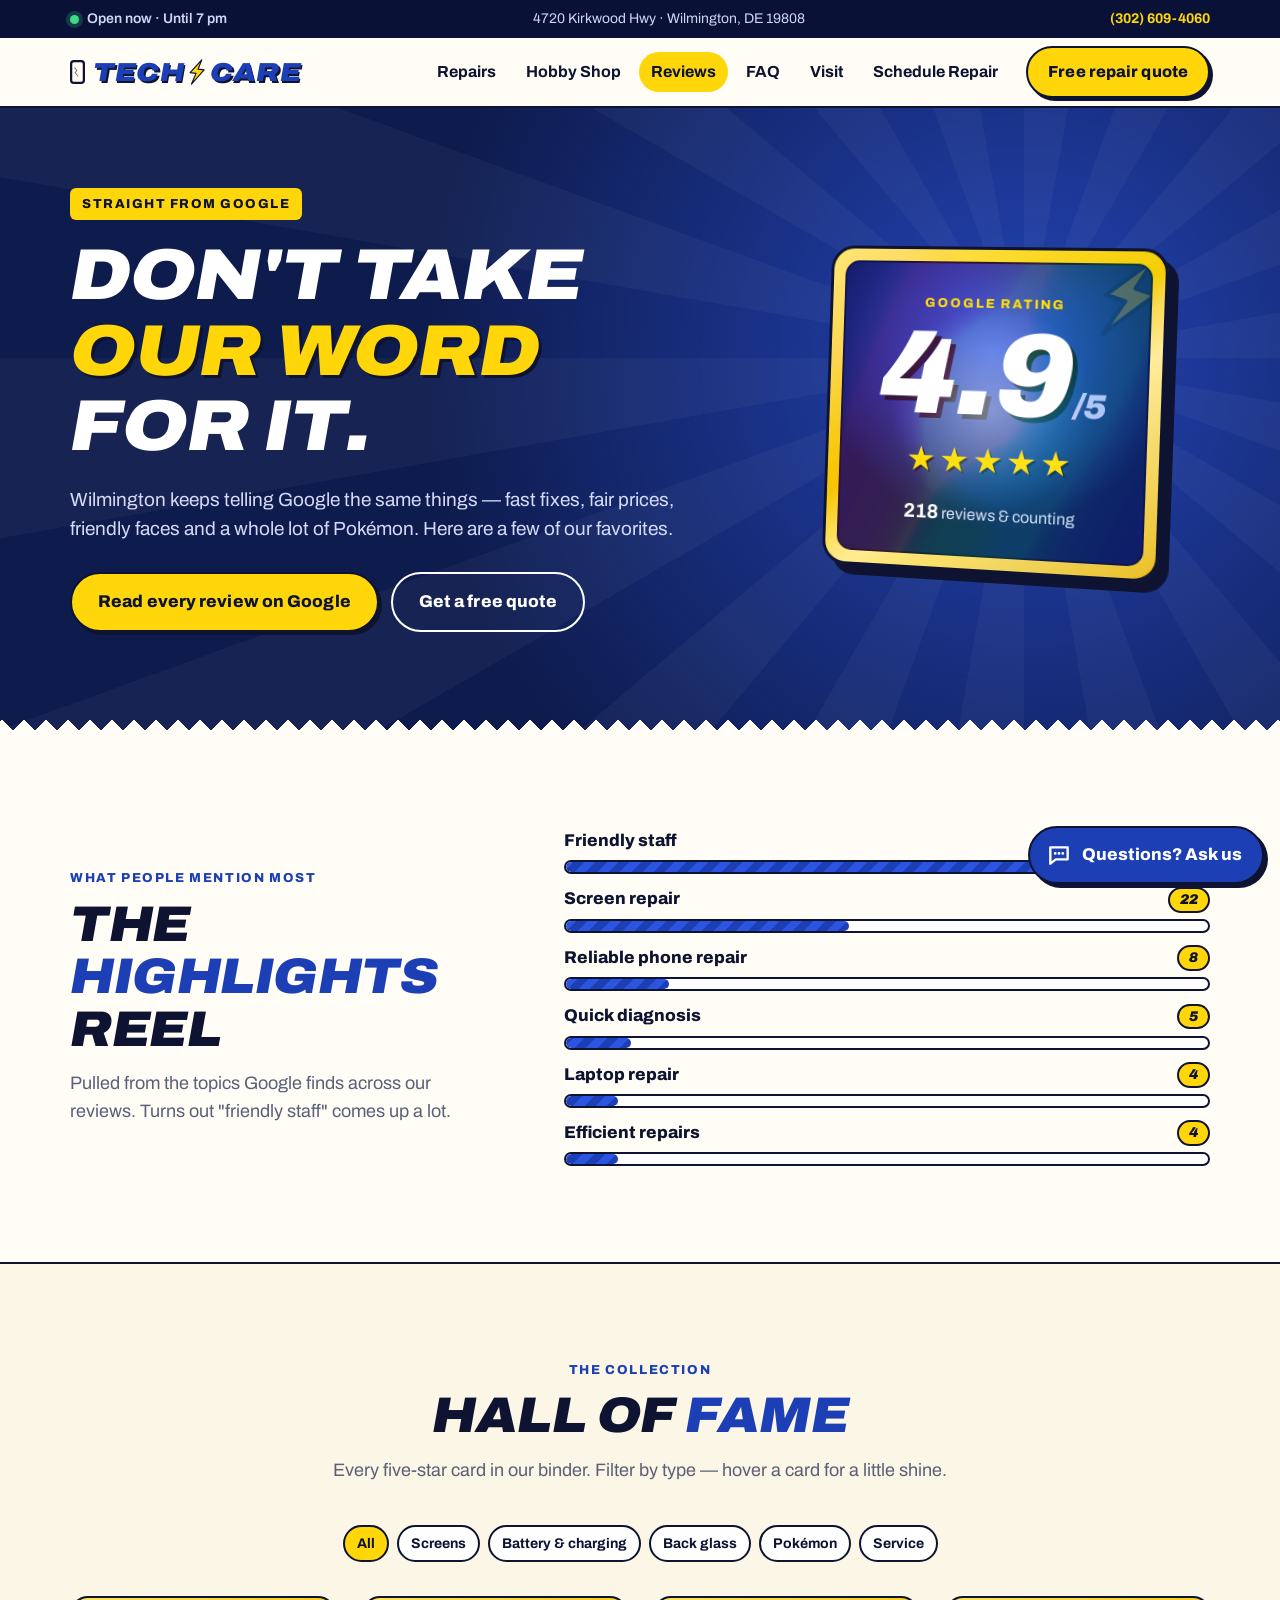
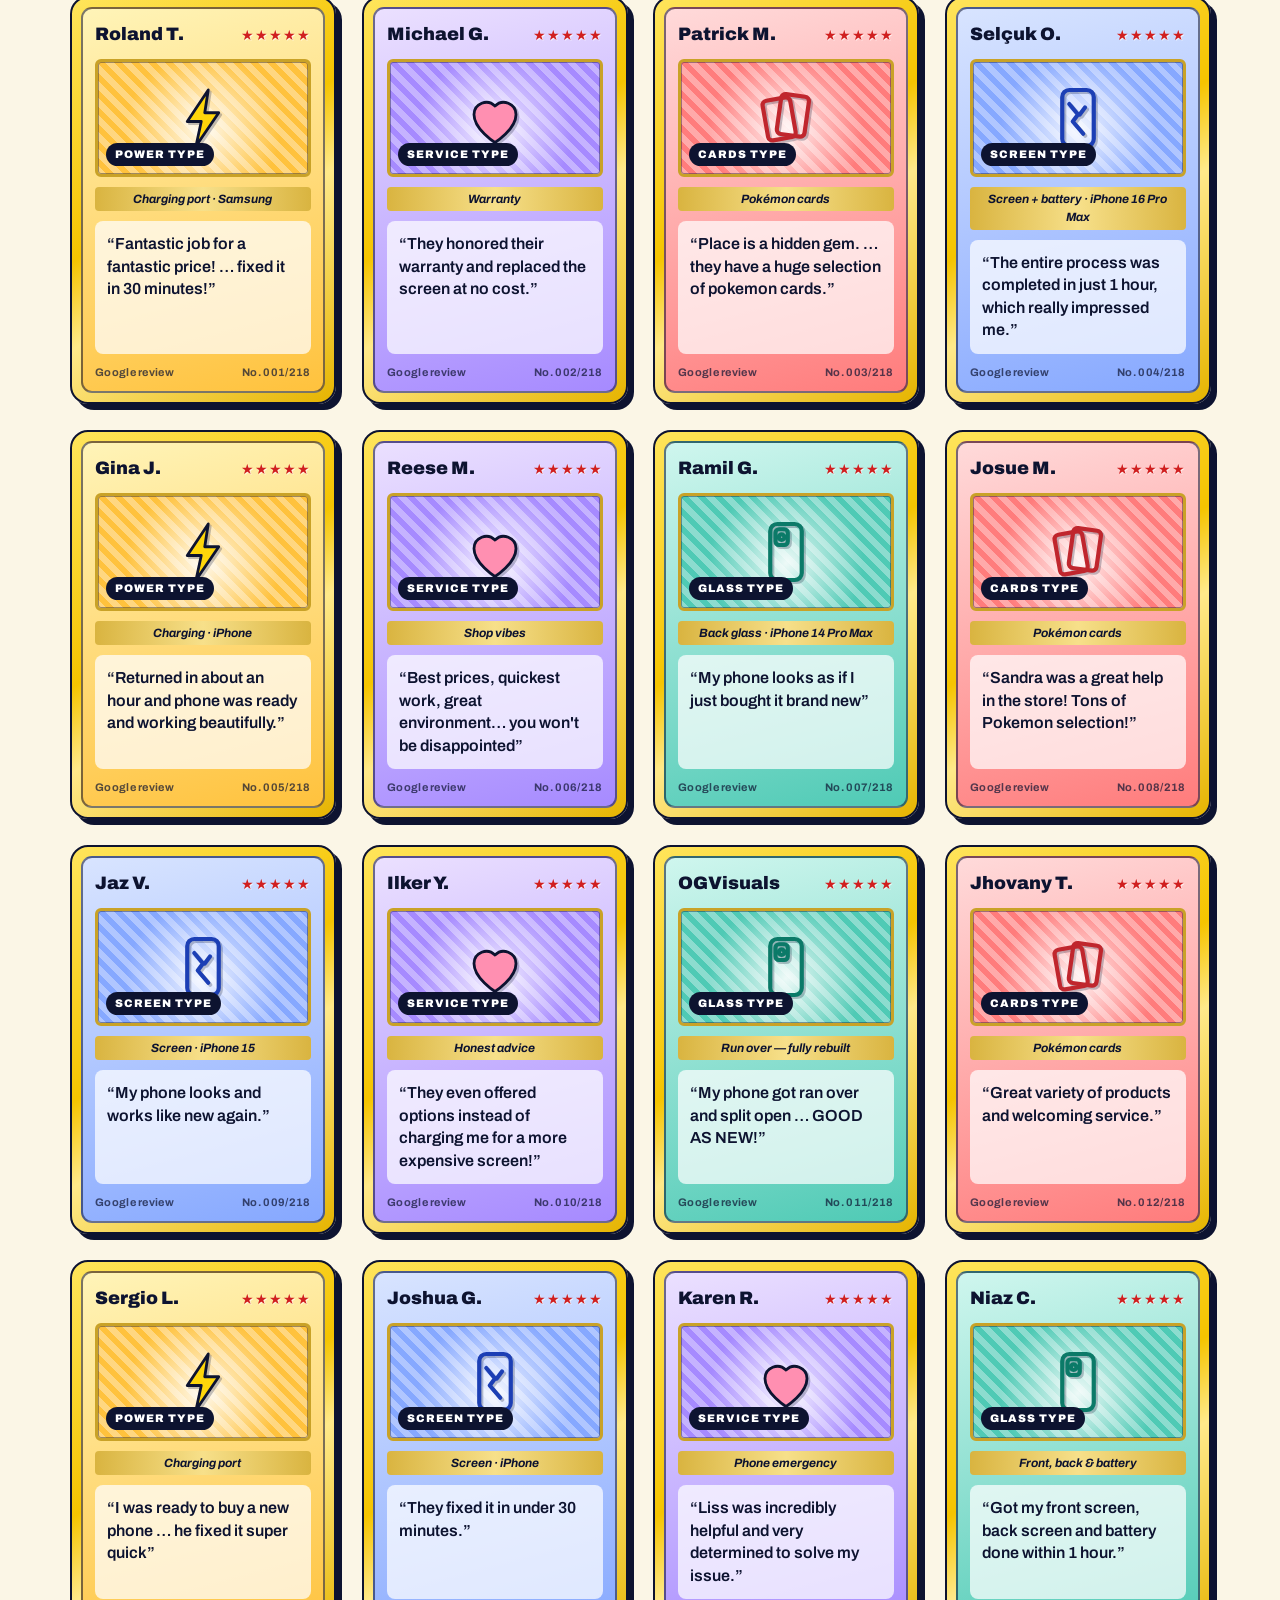
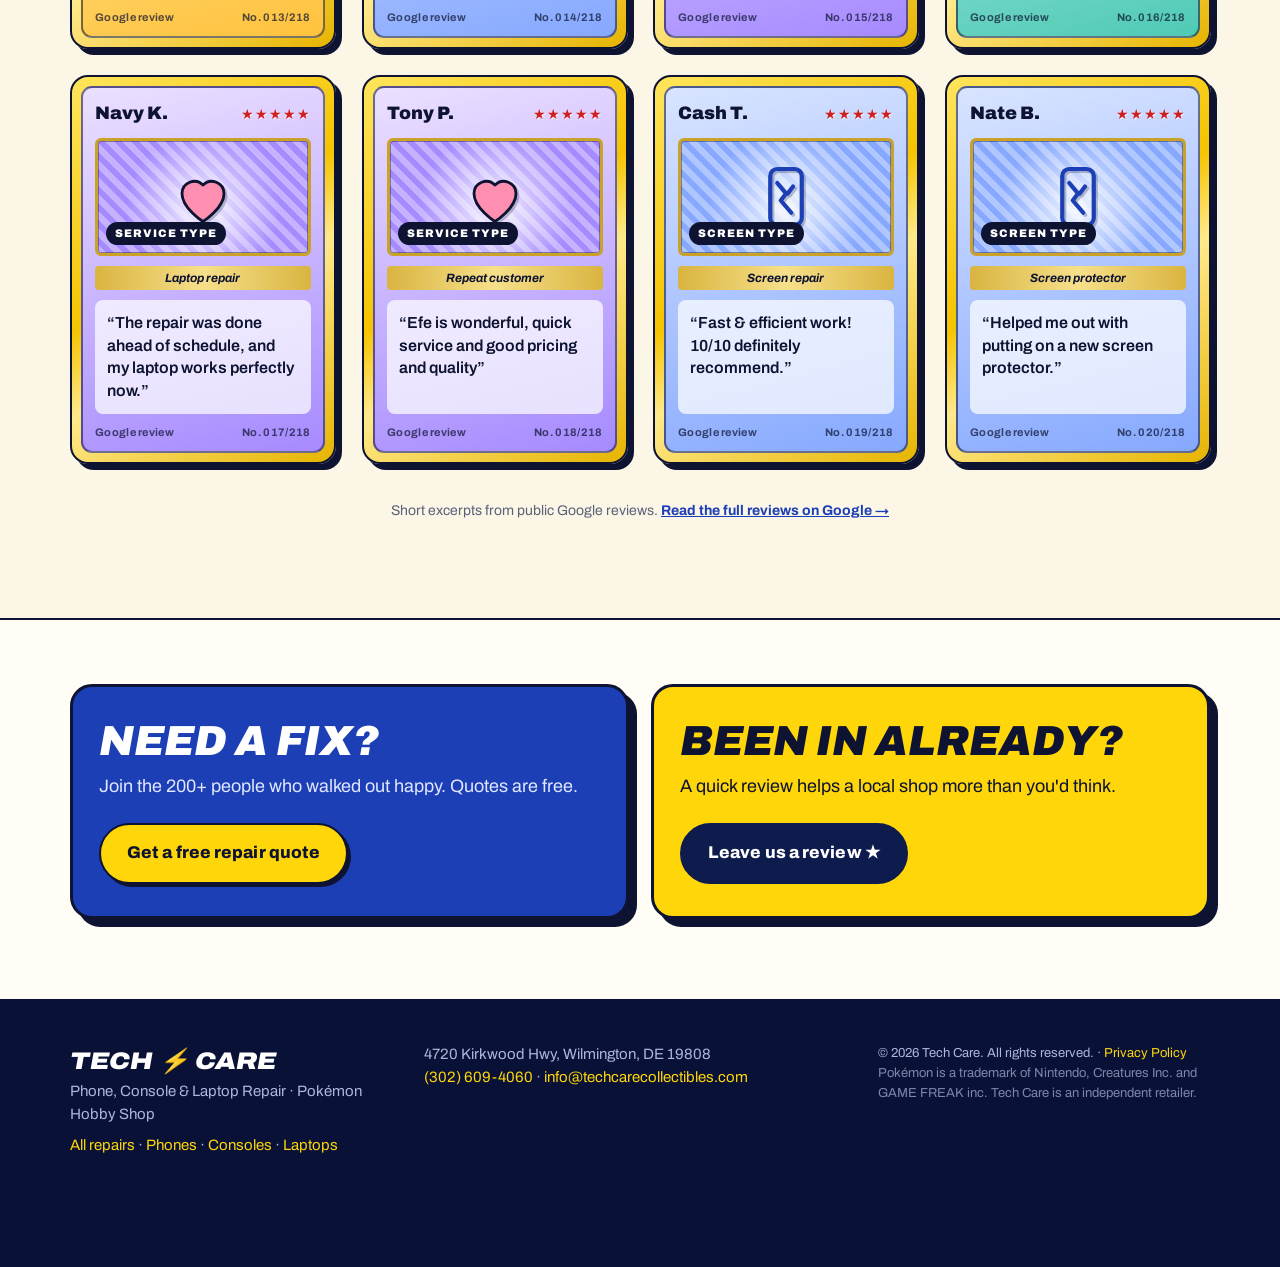
<file: reviews.html>
<!doctype html>
<html lang="en">
<head>
  <meta charset="utf-8">
  <meta name="viewport" content="width=device-width, initial-scale=1">
  <title>Reviews — Tech Care Phone Repair | Wilmington, DE</title>
  <meta name="description" content="Rated 4.9 stars from 218 Google reviews. See what Wilmington says about Tech Care's phone repair and Pokémon hobby shop on Kirkwood Hwy.">
  <link rel="canonical" href="https://techcarecollectibles.com/reviews.html">
  <link rel="icon" href="/favicon.svg" type="image/svg+xml">
  <meta name="theme-color" content="#1c3fb5">

  <meta property="og:type" content="website">
  <meta property="og:title" content="Tech Care — 4.9★ from 218 Google reviews">
  <meta property="og:description" content="Fast, friendly phone repair and a local Pokémon card shop in Wilmington, DE.">
  <meta property="og:image" content="https://techcarecollectibles.com/images/storefront.jpg">
  <meta property="og:url" content="https://techcarecollectibles.com/reviews.html">

  <link rel="preconnect" href="https://fonts.googleapis.com">
  <link rel="preconnect" href="https://fonts.gstatic.com" crossorigin>
  <link href="https://fonts.googleapis.com/css2?family=Archivo:ital,wdth,wght@0,62..125,400..900;1,62..125,700..900&display=swap" rel="stylesheet">
  <link rel="stylesheet" href="/styles.css">
</head>
<body>
  <a class="skip" href="#main">Skip to content</a>

  <!-- ===== Top bar ===== -->
  <div class="topbar">
    <div class="wrap topbar-inner">
      <span class="status" data-open-status><span class="dot"></span><span class="status-long" data-status-text>Checking hours…</span><span class="status-short" data-status-short>Checking hours…</span></span>
      <span class="topbar-addr">4720 Kirkwood Hwy · Wilmington, DE 19808</span>
      <a class="topbar-phone" href="tel:+13026094060">(302) 609-4060</a>
    </div>
  </div>

  <!-- ===== Header ===== -->
  <header class="site-header" id="top">
    <div class="wrap header-inner">
      <a class="brand" href="/" aria-label="Tech Care home">
        <svg class="brand-phone" viewBox="0 0 20 32" aria-hidden="true"><rect x="1.5" y="1.5" width="17" height="29" rx="3.5" fill="none" stroke="currentColor" stroke-width="3"/><path d="M6 10l3 4-2 3 4 5" fill="none" stroke="currentColor" stroke-width="1.4" opacity=".55"/></svg>
        <span>TECH</span>
        <svg class="brand-bolt" viewBox="0 0 24 36" aria-hidden="true"><path d="M16 1 3 20h8L7 35 21 14h-8z" fill="#ffd60a" stroke="#0d1330" stroke-width="1.6" stroke-linejoin="round"/></svg>
        <span>CARE</span>
      </a>

      <nav class="nav" id="nav" aria-label="Main">
        <a href="/repairs.html">Repairs</a>
        <a href="/#shop">Hobby Shop</a>
        <a href="/reviews.html" aria-current="page">Reviews</a>
        <a href="/#faq">FAQ</a>
        <a href="/#visit">Visit</a>
        <a href="/book.html">Schedule Repair</a>
        <a class="btn btn-yellow nav-cta" href="/#quote">Free repair quote</a>
      </nav>

      <button class="menu-btn" aria-controls="nav" aria-expanded="false" aria-label="Open menu">
        <span></span><span></span><span></span>
      </button>
    </div>
  </header>

  <main id="main">

    <!-- ===== Scoreboard ===== -->
    <section class="rv-hero">
      <div class="wrap rv-hero-inner">
        <div class="rv-hero-copy">
          <p class="eyebrow eyebrow-yellow">Straight from Google</p>
          <h1>Don't take <span class="hl-yellow">our word</span> for it.</h1>
          <p class="lede">Wilmington keeps telling Google the same things — fast fixes, fair prices, friendly faces and a whole lot of Pokémon. Here are a few of our favorites.</p>
          <div class="hero-ctas">
            <a class="btn btn-yellow btn-lg" data-reviews-read href="#" target="_blank" rel="noopener">Read every review on Google</a>
            <a class="btn btn-ghost-light btn-lg" href="/#quote">Get a free quote</a>
          </div>
        </div>

        <div class="scoreboard holo" aria-label="Rated 4.9 out of 5 from 218 Google reviews">
          <div class="scoreboard-inner">
            <p class="score-label">Google rating</p>
            <p class="score"><span data-rating>4.9</span><small>/5</small></p>
            <p class="score-stars" aria-hidden="true">★★★★★</p>
            <p class="score-count"><strong data-review-count>218</strong> reviews &amp; counting</p>
            <svg class="score-bolt" viewBox="0 0 24 36" aria-hidden="true"><path d="M16 1 3 20h8L7 35 21 14h-8z" fill="#ffd60a" stroke="#0d1330" stroke-width="1.6" stroke-linejoin="round"/></svg>
          </div>
          <span class="holo-shine" aria-hidden="true"></span>
        </div>
      </div>
    </section>

    <!-- ===== Topics ===== -->
    <section class="section rv-topics">
      <div class="wrap rv-topics-inner">
        <div class="section-head section-head-left">
          <p class="kicker">What people mention most</p>
          <h2>The <span class="hl-blue">highlights</span> reel</h2>
          <p>Pulled from the topics Google finds across our reviews. Turns out "friendly staff" comes up a lot.</p>
        </div>
        <ul class="topics" id="topics" data-reveal><!-- filled from reviews-data.js --></ul>
      </div>
    </section>

    <!-- ===== Binder ===== -->
    <section class="section binder" aria-labelledby="binder-title">
      <div class="wrap">
        <div class="section-head">
          <p class="kicker">The collection</p>
          <h2 id="binder-title">Hall of <span class="hl-blue">Fame</span></h2>
          <p>Every five-star card in our binder. Filter by type — hover a card for a little shine.</p>
        </div>

        <div class="filters" role="group" aria-label="Filter reviews">
          <button type="button" class="chip" data-filter="all" aria-pressed="true">All</button>
          <button type="button" class="chip" data-filter="screen" aria-pressed="false">Screens</button>
          <button type="button" class="chip" data-filter="power" aria-pressed="false">Battery &amp; charging</button>
          <button type="button" class="chip" data-filter="glass" aria-pressed="false">Back glass</button>
          <button type="button" class="chip" data-filter="cards" aria-pressed="false">Pokémon</button>
          <button type="button" class="chip" data-filter="service" aria-pressed="false">Service</button>
        </div>

        <div class="review-grid" id="review-grid" data-reveal><!-- filled from reviews-data.js --></div>

        <p class="binder-note">Short excerpts from public Google reviews. <a data-reviews-read href="#" target="_blank" rel="noopener">Read the full reviews on Google →</a></p>
      </div>
    </section>

    <!-- ===== CTA band ===== -->
    <section class="cta-band">
      <div class="wrap cta-band-inner">
        <div class="cta-tile cta-tile--blue">
          <h2>Need a fix?</h2>
          <p>Join the 200+ people who walked out happy. Quotes are free.</p>
          <a class="btn btn-yellow btn-lg" href="/#quote">Get a free repair quote</a>
        </div>
        <div class="cta-tile cta-tile--yellow">
          <h2>Been in already?</h2>
          <p>A quick review helps a local shop more than you'd think.</p>
          <a class="btn btn-navy btn-lg" data-reviews-write href="#" target="_blank" rel="noopener">Leave us a review ★</a>
        </div>
      </div>
    </section>
  </main>

  <!-- ===== Footer ===== -->
  <footer class="site-footer">
    <div class="wrap footer-inner">
      <div>
        <p class="footer-brand">TECH <span>⚡</span> CARE</p>
        <p>Phone, Console &amp; Laptop Repair · Pokémon Hobby Shop</p>
        <p class="footer-links"><a href="/repairs.html">All repairs</a> · <a href="/phone-repair.html">Phones</a> · <a href="/console-repair.html">Consoles</a> · <a href="/laptop-repair.html">Laptops</a></p>
      </div>
      <div>
        <p>4720 Kirkwood Hwy, Wilmington, DE 19808</p>
        <p><a href="tel:+13026094060">(302) 609-4060</a> · <a href="mailto:info@techcarecollectibles.com">info@techcarecollectibles.com</a></p>
      </div>
      <p class="footer-copy">© <span id="yr">2026</span> Tech Care. All rights reserved. · <a href="/privacy.html">Privacy Policy</a><br><span class="tm">Pokémon is a trademark of Nintendo, Creatures Inc. and GAME FREAK inc. Tech Care is an independent retailer.</span></p>
    </div>
  </footer>

  <!-- ===== Chat widget ===== -->
  <div class="chat" id="chat" data-state="closed">
    <button class="chat-launcher" type="button" aria-controls="chat-panel" aria-expanded="false">
      <svg class="icon-open" viewBox="0 0 24 24" aria-hidden="true"><path d="M4 5h16v11H9l-5 4z" fill="none" stroke="currentColor" stroke-width="2.2" stroke-linejoin="round"/><path d="M8.5 10.5h.01M12 10.5h.01M15.5 10.5h.01" stroke="currentColor" stroke-width="2.6" stroke-linecap="round"/></svg>
      <svg class="icon-close" viewBox="0 0 24 24" aria-hidden="true"><path d="M6 6l12 12M18 6 6 18" stroke="currentColor" stroke-width="2.4" stroke-linecap="round"/></svg>
      <span class="chat-launcher-label">Questions? Ask us</span>
    </button>

    <section class="chat-panel" id="chat-panel" role="dialog" aria-label="Tech Care chat helper" hidden>
      <header class="chat-head">
        <div class="chat-avatar" aria-hidden="true"><svg viewBox="0 0 24 36"><path d="M16 1 3 20h8L7 35 21 14h-8z" fill="#ffd60a"/></svg></div>
        <div>
          <p class="chat-title">Tech Care Helper</p>
          <p class="chat-sub">Instant answers to common questions</p>
        </div>
        <button class="chat-x" type="button" aria-label="Close chat">
          <svg viewBox="0 0 24 24" aria-hidden="true"><path d="M6 6l12 12M18 6 6 18" stroke="currentColor" stroke-width="2.4" stroke-linecap="round"/></svg>
        </button>
      </header>
      <div class="chat-log" id="chat-log" aria-live="polite"></div>
      <div class="chat-suggest" id="chat-suggest"></div>
      <form class="chat-input" id="chat-form" autocomplete="off">
        <label class="sr-only" for="chat-text">Type your question</label>
        <input id="chat-text" type="text" placeholder="Ask about repairs, cards, hours…" maxlength="200">
        <button type="submit" aria-label="Send">
          <svg viewBox="0 0 24 24" aria-hidden="true"><path d="M4 12h14m-6-7 7 7-7 7" fill="none" stroke="currentColor" stroke-width="2.4" stroke-linecap="round" stroke-linejoin="round"/></svg>
        </button>
      </form>
    </section>
  </div>

  <script src="/js/config.js"></script>
  <script src="/js/faq-data.js"></script>
  <script src="/js/reviews-data.js"></script>
  <script src="/js/site.js"></script>
  <script src="/js/slots.js"></script>
  <script src="/js/reviews.js"></script>
  <script src="/js/chat.js"></script>
</body>
</html>
</file>
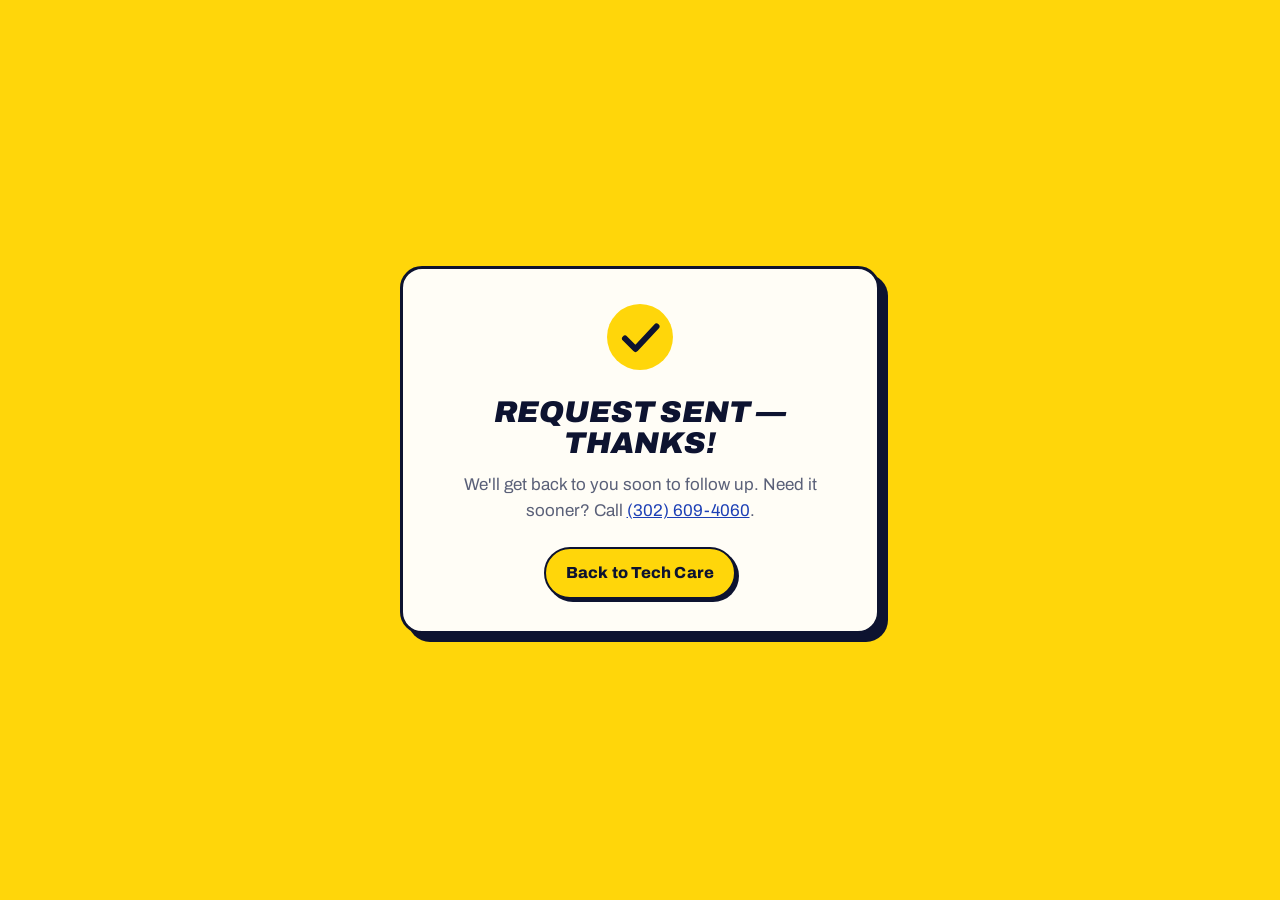
<file: thanks.html>
<!doctype html>
<html lang="en">
<head>
  <meta charset="utf-8">
  <meta name="viewport" content="width=device-width, initial-scale=1">
  <title>Request sent — Tech Care</title>
  <meta name="robots" content="noindex">
  <link rel="icon" href="/favicon.svg" type="image/svg+xml">
  <link rel="preconnect" href="https://fonts.googleapis.com">
  <link rel="preconnect" href="https://fonts.gstatic.com" crossorigin>
  <link href="https://fonts.googleapis.com/css2?family=Archivo:ital,wdth,wght@0,62..125,400..900;1,62..125,700..900&display=swap" rel="stylesheet">
  <link rel="stylesheet" href="/styles.css">
</head>
<body>
  <main class="simple-page">
    <div class="quote-card quote-done">
      <div class="done-icon"><svg viewBox="0 0 48 48" aria-hidden="true"><circle cx="24" cy="24" r="22" fill="#ffd60a"/><path d="m14 25 7 7 14-15" fill="none" stroke="#0d1330" stroke-width="4" stroke-linecap="round" stroke-linejoin="round"/></svg></div>
      <h1>Request sent — thanks!</h1>
      <p>We'll get back to you soon to follow up. Need it sooner? Call <a href="tel:+13026094060">(302) 609-4060</a>.</p>
      <a class="btn btn-yellow" href="/">Back to Tech Care</a>
    </div>
  </main>
</body>
</html>
</file>
<file: styles.css>
/* Tech Care — phone repair & hobby shop
   Vanilla CSS, mobile-first. Colors pulled from the shop itself:
   sign-blue lettering, yellow walls, navy accent wall. */

:root {
  --blue: #1c3fb5;
  --blue-bright: #2b54e0;
  --navy: #0e1b4d;
  --navy-deep: #091236;
  --yellow: #ffd60a;
  --yellow-soft: #fff3b0;
  --ink: #0d1330;
  --text: #22263a;
  --muted: #5a6078;
  --paper: #fffdf6;
  --cream: #fbf6e6;
  --white: #ffffff;
  --line: #e9e4d2;
  --danger: #c62828;
  --ok: #1b7f3b;

  --radius: 14px;
  --radius-lg: 22px;
  --shadow: 0 10px 30px rgba(13, 19, 48, 0.10);
  --shadow-hard: 6px 6px 0 var(--ink);
  --max: 1180px;
  --font: "Archivo", -apple-system, BlinkMacSystemFont, "Segoe UI", Roboto, Helvetica, Arial, sans-serif;
}

* { box-sizing: border-box; }
html { scroll-behavior: smooth; scroll-padding-top: 84px; }
body {
  margin: 0;
  font-family: var(--font);
  color: var(--text);
  background: var(--paper);
  line-height: 1.55;
  font-size: 17px;
  -webkit-font-smoothing: antialiased;
  overflow-x: hidden;
}
img { max-width: 100%; display: block; }
a { color: var(--blue); }
h1, h2, h3 { color: var(--ink); line-height: 1.05; margin: 0; }
p { margin: 0; }
button { font: inherit; }

.wrap { max-width: var(--max); margin: 0 auto; padding: 0 20px; }
.sr-only, .hp {
  position: absolute !important; width: 1px; height: 1px; overflow: hidden;
  clip: rect(0 0 0 0); white-space: nowrap;
}
.skip {
  position: absolute; left: 12px; top: -60px; z-index: 200;
  background: var(--yellow); color: var(--ink); padding: 10px 14px; border-radius: 8px; font-weight: 700;
}
.skip:focus { top: 12px; }
:focus-visible { outline: 3px solid var(--blue-bright); outline-offset: 2px; }

/* ---------- buttons ---------- */
.btn {
  display: inline-flex; align-items: center; justify-content: center; gap: 10px;
  padding: 12px 20px; border-radius: 999px;
  font-weight: 800; font-size: 16px; text-decoration: none; letter-spacing: .1px;
  border: 2px solid var(--ink); cursor: pointer;
  transition: transform .15s ease, box-shadow .15s ease, background .15s ease;
}
.btn svg { width: 18px; height: 18px; }
.btn-lg { padding: 15px 26px; font-size: 17px; }
.btn-block { width: 100%; }
.btn-yellow { background: var(--yellow); color: var(--ink); box-shadow: 3px 3px 0 var(--ink); }
.btn-navy { background: var(--navy); color: var(--white); box-shadow: 3px 3px 0 var(--yellow); border-color: var(--navy); }
.btn-ghost { background: transparent; color: var(--ink); }
.btn:hover { transform: translate(-1px, -1px); }
.btn-yellow:hover { box-shadow: 5px 5px 0 var(--ink); }
.btn-navy:hover { box-shadow: 5px 5px 0 var(--yellow); }
.btn-ghost:hover { background: var(--ink); color: var(--white); }
.btn:active { transform: translate(2px, 2px); box-shadow: none; }
.btn[disabled] { opacity: .7; cursor: progress; }

/* ---------- top bar ---------- */
.topbar { background: var(--navy-deep); color: #cfd6f5; font-size: 14px; }
.topbar-inner { display: flex; align-items: center; justify-content: space-between; gap: 16px; min-height: 38px; }
.topbar-addr { display: none; }
.topbar-phone { color: var(--yellow); font-weight: 700; text-decoration: none; white-space: nowrap; flex-shrink: 0; }
.status { display: inline-flex; align-items: center; gap: 8px; font-weight: 600; min-width: 0; white-space: nowrap; }
.status .dot { flex-shrink: 0; }
.status-long { display: none; }
@media (max-width: 599px) {
  .topbar { font-size: 13px; }
  .topbar-inner { gap: 10px; }
  .status-short { overflow: hidden; text-overflow: ellipsis; }
}
@media (min-width: 600px) {
  .status-long { display: inline; }
  .status-short { display: none; }
}
.status .dot { width: 9px; height: 9px; border-radius: 50%; background: #8a91ad; }
.status.is-open .dot { background: #3ddc84; box-shadow: 0 0 0 4px rgba(61, 220, 132, .2); }
.status.is-closed .dot { background: #ff7a6b; }

/* ---------- header ---------- */
.site-header {
  position: sticky; top: 0; z-index: 60;
  background: rgba(255, 253, 246, .94);
  backdrop-filter: saturate(150%) blur(10px);
  -webkit-backdrop-filter: saturate(150%) blur(10px);
  border-bottom: 2px solid var(--ink);
}
.header-inner { display: flex; align-items: center; justify-content: space-between; height: 68px; gap: 16px; }
.brand {
  display: inline-flex; align-items: center; gap: 2px;
  color: var(--blue); text-decoration: none;
  font-weight: 900; font-style: italic; font-stretch: 115%;
  font-size: 26px; letter-spacing: .5px;
  text-shadow: 1.5px 1.5px 0 var(--ink);
}
.brand-phone { width: 15px; height: 24px; margin-right: 6px; color: var(--ink); }
.brand-bolt { width: 18px; height: 28px; margin: 0 2px; transform: rotate(8deg); }

.nav {
  position: absolute; top: 100%; left: 0; right: 0;
  display: flex; flex-direction: column; gap: 4px;
  padding: 16px 20px 24px; background: var(--paper); border-bottom: 2px solid var(--ink);
  transform: translateY(-12px); opacity: 0; pointer-events: none;
  transition: opacity .2s ease, transform .2s ease;
}
.nav.open { transform: none; opacity: 1; pointer-events: auto; }
.nav a:not(.btn) {
  color: var(--ink); text-decoration: none; font-weight: 700; font-size: 18px;
  padding: 12px 4px; border-bottom: 1px solid var(--line);
}
.nav .nav-cta { margin-top: 12px; }

.menu-btn {
  display: inline-flex; flex-direction: column; justify-content: center; gap: 5px;
  width: 44px; height: 44px; padding: 10px; border: 2px solid var(--ink); border-radius: 12px;
  background: var(--yellow); cursor: pointer;
}
.menu-btn span { display: block; height: 2.5px; background: var(--ink); border-radius: 2px; transition: transform .2s, opacity .2s; }
.menu-btn[aria-expanded="true"] span:nth-child(1) { transform: translateY(7.5px) rotate(45deg); }
.menu-btn[aria-expanded="true"] span:nth-child(2) { opacity: 0; }
.menu-btn[aria-expanded="true"] span:nth-child(3) { transform: translateY(-7.5px) rotate(-45deg); }

/* ---------- hero ---------- */
.hero {
  position: relative; overflow: hidden;
  background: var(--yellow);
  border-bottom: 2px solid var(--ink);
}
.hero::before {
  /* subtle halftone dots, like a trading-card print */
  content: ""; position: absolute; top: 0; right: 0; bottom: 0; left: 0;
  background-image: radial-gradient(rgba(13, 19, 48, .09) 1.4px, transparent 1.6px);
  background-size: 18px 18px;
  mask-image: linear-gradient(115deg, transparent 35%, #000 85%);
  -webkit-mask-image: linear-gradient(115deg, transparent 35%, #000 85%);
}
.hero-inner { position: relative; display: grid; gap: 40px; padding: 48px 20px 56px; }
.eyebrow {
  display: inline-block; font-weight: 800; font-size: 13px; letter-spacing: 1.5px; text-transform: uppercase;
  background: var(--ink); color: var(--yellow); padding: 6px 12px; border-radius: 6px; margin-bottom: 18px;
}
.hero h1 {
  font-size: clamp(40px, 9vw, 74px);
  font-weight: 900; font-style: italic; font-stretch: 112%;
  letter-spacing: -1px; text-transform: uppercase;
}
.hl {
  color: var(--blue);
  -webkit-text-stroke: 0;
  text-shadow: 3px 3px 0 var(--ink);
}
.lede { font-size: 19px; color: var(--ink); max-width: 34em; margin-top: 20px; }
.hero-ctas { display: flex; flex-wrap: wrap; gap: 12px; margin-top: 28px; }
.hero-points {
  list-style: none; padding: 0; margin: 26px 0 0;
  display: flex; flex-wrap: wrap; gap: 8px 20px;
  font-weight: 700; color: var(--ink); font-size: 15px;
}
.hero-points li { display: inline-flex; align-items: center; gap: 8px; }
.hero-points li::before {
  content: ""; width: 18px; height: 18px; border-radius: 50%; background: var(--navy)
    url("data:image/svg+xml,%3Csvg xmlns='http://www.w3.org/2000/svg' viewBox='0 0 20 20'%3E%3Cpath d='m5 10.5 3 3 7-7' fill='none' stroke='%23ffd60a' stroke-width='2.6' stroke-linecap='round' stroke-linejoin='round'/%3E%3C/svg%3E") center/14px no-repeat;
}

.hero-art { position: relative; min-height: 360px; }
.photo {
  position: absolute; margin: 0; overflow: hidden;
  border: 3px solid var(--ink); border-radius: var(--radius-lg); background: var(--white);
  box-shadow: var(--shadow-hard);
}
.photo img { width: 100%; height: 100%; object-fit: cover; }
.photo-a { left: 0; top: 10px; width: 78%; aspect-ratio: 4 / 3; transform: rotate(-3deg); }
.photo-b { right: 0; bottom: 0; width: 44%; aspect-ratio: 3 / 4; transform: rotate(4deg); }
.sticker {
  position: absolute; display: grid; place-items: center; text-align: center;
  font-weight: 900; font-style: italic; text-transform: uppercase; line-height: 1;
  border: 3px solid var(--ink); box-shadow: 3px 3px 0 var(--ink);
}
.sticker-1 {
  left: 54%; top: -6px; width: 92px; height: 92px; border-radius: 50%;
  background: var(--blue); color: var(--yellow); font-size: 18px; transform: rotate(-10deg);
}
.sticker-2 {
  left: 4%; bottom: 14px; padding: 10px 16px; border-radius: 10px;
  background: var(--white); color: var(--ink); font-size: 15px; transform: rotate(-4deg);
}

/* ---------- ticker ---------- */
.ticker { background: var(--navy); color: var(--white); overflow: hidden; border-bottom: 2px solid var(--ink); }
.ticker-track {
  display: flex; align-items: center; gap: 22px; width: max-content;
  padding: 14px 0; font-weight: 800; font-style: italic; text-transform: uppercase; letter-spacing: .5px; font-size: 16px;
  animation: ticker 40s linear infinite;
}
.ticker i { font-style: normal; color: var(--yellow); }
@keyframes ticker { to { transform: translateX(-50%); } }

/* ---------- sections ---------- */
.section { padding: 72px 0; }
.section-head { max-width: 680px; margin: 0 auto 40px; text-align: center; }
.section-head h2, .shop-copy h2, .quote-copy h2, .visit-card h2 {
  font-size: clamp(32px, 6vw, 50px); font-weight: 900; font-style: italic; font-stretch: 108%;
  letter-spacing: -.5px; text-transform: uppercase;
}
.section-head p:not(.kicker) { margin-top: 14px; color: var(--muted); font-size: 18px; }
.section-head-left { text-align: left; margin: 0; }
.kicker {
  font-weight: 800; font-size: 13px; letter-spacing: 1.6px; text-transform: uppercase;
  color: var(--blue); margin-bottom: 10px;
}
.kicker-light { color: var(--yellow); }
.hl-blue { color: var(--blue); }

/* ---------- services ---------- */
.services { display: grid; gap: 16px; }
.service {
  background: var(--white); border: 2px solid var(--ink); border-radius: var(--radius-lg);
  padding: 24px; box-shadow: 4px 4px 0 var(--ink);
  transition: transform .15s ease, box-shadow .15s ease;
}
.service:hover { transform: translate(-2px, -2px); box-shadow: 6px 6px 0 var(--ink); }
.service-icon {
  width: 58px; height: 58px; border-radius: 16px; display: grid; place-items: center;
  background: var(--yellow); color: var(--ink); border: 2px solid var(--ink); margin-bottom: 18px;
}
.service-icon svg { width: 34px; height: 34px; }
.service h3 { font-size: 21px; font-weight: 800; display: flex; align-items: center; gap: 8px; }
.service p { margin-top: 8px; color: var(--muted); }
.service-free { background: var(--navy); }
.service-free h3 { color: var(--white); }
.service-free p { color: #c6cdee; }
.tag {
  font-size: 12px; font-weight: 900; letter-spacing: 1px; text-transform: uppercase;
  background: var(--yellow); color: var(--ink); padding: 3px 8px; border-radius: 999px;
}

.steps {
  list-style: none; padding: 0; margin: 48px 0 0;
  display: grid; gap: 14px;
}
.steps li {
  display: flex; gap: 16px; align-items: flex-start;
  background: var(--cream); border: 2px dashed #cfc6a4; border-radius: var(--radius); padding: 18px 20px;
}
.step-num {
  flex: none; width: 42px; height: 42px; border-radius: 50%; display: grid; place-items: center;
  background: var(--blue); color: var(--white); font-weight: 900; font-size: 20px; font-style: italic;
  border: 2px solid var(--ink);
}
.steps h3 { font-size: 18px; font-weight: 800; }
.steps p { color: var(--muted); margin-top: 4px; font-size: 16px; }

/* ---------- quote ---------- */
.quote {
  position: relative; padding: 72px 0;
  background: var(--navy);
  background-image:
    radial-gradient(circle at 12% 18%, rgba(43, 84, 224, .55), transparent 45%),
    radial-gradient(circle at 90% 90%, rgba(255, 214, 10, .14), transparent 40%);
  color: #d5dbf7;
  border-top: 2px solid var(--ink); border-bottom: 2px solid var(--ink);
}
.quote-inner { display: grid; gap: 36px; }
.quote-copy h2 { color: var(--white); }
.quote-copy > p:not(.kicker) { margin-top: 16px; font-size: 18px; max-width: 30em; }
.quote-alt { margin-top: 28px; display: grid; gap: 10px; }
.quote-alt p { font-weight: 700; color: var(--white); }
.alt-link {
  display: inline-flex; align-items: center; gap: 10px; color: var(--yellow); font-weight: 700;
  text-decoration: none; word-break: break-word;
}
.alt-link svg { width: 20px; height: 20px; flex: none; }
.alt-link:hover { text-decoration: underline; }

.quote-card {
  background: var(--paper); color: var(--text);
  border: 3px solid var(--ink); border-radius: var(--radius-lg);
  padding: 24px 20px; box-shadow: 8px 8px 0 var(--yellow);
}
.field { margin-bottom: 18px; }
.field-row { display: grid; gap: 0 16px; }
.field label { display: block; font-weight: 800; color: var(--ink); margin-bottom: 7px; font-size: 15px; }
.req { color: var(--blue); }
.field input, .field textarea {
  width: 100%; font: inherit; font-size: 16px; color: var(--ink);
  padding: 13px 14px; border-radius: 12px; border: 2px solid #cbc5b0; background: var(--white);
  transition: border-color .15s, box-shadow .15s;
}
.field textarea { resize: vertical; min-height: 110px; }
.field input:focus, .field textarea:focus { outline: none; border-color: var(--blue); box-shadow: 0 0 0 4px rgba(28, 63, 181, .15); }
.field.has-error input, .field.has-error textarea { border-color: var(--danger); }
.err { color: var(--danger); font-size: 14px; font-weight: 600; margin-top: 6px; min-height: 0; }
.err:empty { display: none; }

.chips { display: flex; flex-wrap: wrap; gap: 8px; margin-bottom: 10px; }
.chip {
  border: 2px solid var(--ink); background: var(--white); color: var(--ink);
  border-radius: 999px; padding: 6px 12px; font-size: 14px; font-weight: 700; cursor: pointer;
  transition: background .15s;
}
.chip:hover { background: var(--yellow-soft); }
.chip[aria-pressed="true"] { background: var(--yellow); }

.form-note { text-align: center; font-size: 13px; color: var(--muted); margin-top: 12px; }
.form-status { margin-top: 12px; font-weight: 600; font-size: 15px; }
.form-status:empty { display: none; }
.form-status.is-error {
  background: #fdecea; color: #8e1c1c; border: 2px solid #f3b8b2; border-radius: 12px; padding: 12px 14px;
}
.form-status a { color: inherit; font-weight: 800; }

.quote-done { text-align: center; padding: 20px 4px; }
.done-icon svg { width: 72px; height: 72px; margin: 0 auto 16px; }
.quote-done h3 { font-size: 26px; font-weight: 900; font-style: italic; text-transform: uppercase; }
.quote-done p { margin: 12px auto 22px; color: var(--muted); max-width: 26em; }

/* ---------- shop ---------- */
.shop { background: var(--paper); }
.shop-inner { display: grid; gap: 36px; align-items: center; }
.shop-photo {
  border: 3px solid var(--ink); border-radius: var(--radius-lg); overflow: hidden;
  box-shadow: 8px 8px 0 var(--blue);
}
.shop-photo img { width: 100%; height: auto; aspect-ratio: 16 / 10; object-fit: cover; object-position: 30% 45%; }
@media (max-width: 599px) {
  /* phones: shorter photo, smaller shadow, compact 2-up product tiles */
  .shop { padding-top: 56px; }
  .shop-inner { gap: 26px; }
  .shop-photo { box-shadow: 5px 5px 0 var(--blue); border-width: 2px; }
  .shop-copy > p:not(.kicker) { font-size: 16.5px; }
  .product-grid { grid-template-columns: 1fr 1fr; gap: 10px; margin-top: 20px; }
  .product-grid li { padding: 12px; font-size: 13.5px; line-height: 1.4; }
  .product-grid strong { font-size: 16px; }
  .trade-callout { padding: 14px; }
}
.shop-copy > p:not(.kicker) { margin-top: 16px; color: var(--muted); font-size: 18px; }
.product-grid {
  list-style: none; padding: 0; margin: 26px 0 0;
  display: grid; gap: 12px;
}
.product-grid li {
  background: var(--white); border: 2px solid var(--ink); border-radius: var(--radius);
  padding: 14px 16px; font-size: 15px; color: var(--muted);
}
.product-grid strong { display: block; color: var(--ink); font-size: 17px; font-weight: 800; margin-bottom: 2px; }
.trade-callout {
  display: flex; flex-wrap: wrap; align-items: center; gap: 12px 16px; margin-top: 22px;
  background: var(--yellow); border: 2px solid var(--ink); border-radius: var(--radius); padding: 16px 18px;
}
.trade-callout p { color: var(--ink); font-weight: 600; flex: 1 1 220px; }
.trade-badge {
  background: var(--ink); color: var(--yellow); font-weight: 900; font-style: italic; text-transform: uppercase;
  padding: 7px 12px; border-radius: 8px; font-size: 14px; letter-spacing: .5px;
}

/* ---------- faq ---------- */
.faq { background: var(--cream); border-top: 2px solid var(--ink); border-bottom: 2px solid var(--ink); }
.faq-inner { display: grid; gap: 32px; }
.faq .section-head .btn { margin-top: 22px; }
.faq-list { display: grid; gap: 12px; }
.faq-item { background: var(--white); border: 2px solid var(--ink); border-radius: var(--radius); overflow: hidden; }
.faq-item summary {
  list-style: none; cursor: pointer; padding: 18px 54px 18px 20px; position: relative;
  font-weight: 800; color: var(--ink); font-size: 17px;
}
.faq-item summary::-webkit-details-marker { display: none; }
.faq-item summary::after {
  content: ""; position: absolute; right: 18px; top: 50%; width: 24px; height: 24px; margin-top: -12px;
  border-radius: 50%; background: var(--yellow) url("data:image/svg+xml,%3Csvg xmlns='http://www.w3.org/2000/svg' viewBox='0 0 24 24'%3E%3Cpath d='M12 7v10M7 12h10' stroke='%230d1330' stroke-width='2.6' stroke-linecap='round'/%3E%3C/svg%3E") center/16px no-repeat;
  border: 2px solid var(--ink); transition: transform .2s;
}
.faq-item[open] summary::after { transform: rotate(45deg); }
.faq-item .faq-a { padding: 0 20px 20px; color: var(--muted); }
.faq-item .faq-a a { font-weight: 700; }

/* ---------- visit ---------- */
.visit { padding: 72px 0; }
.visit-inner { display: grid; gap: 24px; }
.visit-card {
  background: var(--white); border: 2px solid var(--ink); border-radius: var(--radius-lg);
  padding: 28px 24px; box-shadow: 6px 6px 0 var(--ink);
}
.visit-block { margin-top: 22px; }
.visit-block h3 { font-size: 13px; letter-spacing: 1.4px; text-transform: uppercase; color: var(--muted); margin-bottom: 6px; font-weight: 800; }
.visit-block p { color: var(--ink); font-weight: 600; }
.visit-card .btn { margin-top: 26px; }
.hours { border-collapse: collapse; width: 100%; max-width: 360px; }
.hours th, .hours td { text-align: left; padding: 7px 10px; font-weight: 600; color: var(--ink); }
.hours th { font-weight: 800; }
.hours tr.is-today { background: var(--yellow); }
.hours tr.is-today th, .hours tr.is-today td { border-radius: 0; }
.hours tr.is-today th { border-radius: 8px 0 0 8px; }
.hours tr.is-today td { border-radius: 0 8px 8px 0; }
.map { border: 2px solid var(--ink); border-radius: var(--radius-lg); overflow: hidden; min-height: 340px; box-shadow: 6px 6px 0 var(--blue); }
.map iframe { width: 100%; height: 100%; min-height: 340px; border: 0; display: block; }

/* ---------- footer ---------- */
.site-footer { background: var(--navy-deep); color: #aeb6db; padding: 44px 0 110px; font-size: 15px; }
.footer-inner { display: grid; gap: 22px; }
.footer-brand { color: var(--white); font-weight: 900; font-style: italic; font-size: 24px; font-stretch: 115%; }
.footer-brand span { color: var(--yellow); }
.site-footer a { color: var(--yellow); text-decoration: none; }
.site-footer a:hover { text-decoration: underline; }
.footer-copy { font-size: 13px; }
.tm { opacity: .7; }

/* ---------- chat widget ---------- */
.chat { position: fixed; right: 16px; bottom: 16px; z-index: 100; }
.chat-launcher {
  display: inline-flex; align-items: center; gap: 10px;
  height: 58px; padding: 0 20px 0 16px; border-radius: 999px;
  background: var(--blue); color: var(--white); border: 2px solid var(--ink);
  box-shadow: 4px 4px 0 var(--ink); cursor: pointer; font-weight: 800;
  transition: transform .15s ease, box-shadow .15s ease;
}
.chat-launcher:hover { transform: translate(-1px, -1px); box-shadow: 6px 6px 0 var(--ink); }
.chat-launcher svg { width: 26px; height: 26px; }
.chat-launcher .icon-close { display: none; }
.chat[data-state="open"] .chat-launcher { padding: 0; width: 58px; justify-content: center; }
.chat[data-state="open"] .chat-launcher .icon-open,
.chat[data-state="open"] .chat-launcher-label { display: none; }
.chat[data-state="open"] .chat-launcher .icon-close { display: block; }

.chat-panel {
  position: fixed; top: 0; right: 0; bottom: 0; left: 0; z-index: 101;
  display: flex; flex-direction: column;
  background: var(--paper);
}
.chat-panel[hidden] { display: none; }
.chat-head {
  display: flex; align-items: center; gap: 12px; padding: 14px 16px;
  background: var(--navy); color: var(--white); border-bottom: 2px solid var(--ink);
}
.chat-avatar {
  width: 42px; height: 42px; border-radius: 50%; background: var(--blue); border: 2px solid var(--yellow);
  display: grid; place-items: center; flex: none;
}
.chat-avatar svg { width: 16px; height: 24px; }
.chat-title { font-weight: 900; font-size: 17px; }
.chat-sub { font-size: 13px; color: #b9c2ea; }
.chat-x {
  margin-left: auto; width: 38px; height: 38px; border-radius: 10px; display: grid; place-items: center;
  background: transparent; color: var(--white); border: 1.5px solid rgba(255,255,255,.3); cursor: pointer;
}
.chat-x svg { width: 20px; height: 20px; }
.chat-log { flex: 1; overflow-y: auto; padding: 18px 14px 8px; display: flex; flex-direction: column; gap: 10px; overscroll-behavior: contain; }
.msg {
  max-width: 86%; padding: 11px 14px; border-radius: 16px; font-size: 15.5px; line-height: 1.45;
  animation: pop .18s ease-out;
}
.msg p + p { margin-top: 6px; }
.msg-bot { align-self: flex-start; background: var(--white); border: 2px solid var(--ink); border-bottom-left-radius: 4px; color: var(--ink); }
.msg-user { align-self: flex-end; background: var(--blue); color: var(--white); border-bottom-right-radius: 4px; }
.msg a { color: var(--blue); font-weight: 700; }
.msg-actions { display: flex; flex-wrap: wrap; gap: 6px; margin-top: 10px; }
.msg-actions a, .msg-actions button {
  display: inline-flex; align-items: center; gap: 6px; padding: 6px 12px; border-radius: 999px;
  background: var(--yellow); color: var(--ink); border: 2px solid var(--ink); font-size: 14px; font-weight: 800;
  text-decoration: none; cursor: pointer;
}
.typing { display: inline-flex; gap: 4px; padding: 14px 16px; }
.typing span { width: 7px; height: 7px; border-radius: 50%; background: var(--muted); animation: blink 1s infinite; }
.typing span:nth-child(2) { animation-delay: .15s; }
.typing span:nth-child(3) { animation-delay: .3s; }
@keyframes blink { 0%, 80%, 100% { opacity: .25; } 40% { opacity: 1; } }
@keyframes pop { from { opacity: 0; transform: translateY(6px); } to { opacity: 1; transform: none; } }

.chat-suggest { display: flex; gap: 6px; overflow-x: auto; padding: 8px 14px; scrollbar-width: none; }
.chat-suggest::-webkit-scrollbar { display: none; }
.chat-suggest button {
  flex: none; border: 2px solid var(--ink); background: var(--white); color: var(--ink);
  border-radius: 999px; padding: 6px 12px; font-size: 13.5px; font-weight: 700; cursor: pointer; white-space: nowrap;
}
.chat-suggest button:hover { background: var(--yellow-soft); }
.chat-input { display: flex; gap: 8px; padding: 10px 14px 14px; border-top: 2px solid var(--line); background: var(--paper); }
.chat-input input {
  flex: 1; min-width: 0; font: inherit; font-size: 16px; padding: 12px 14px;
  border: 2px solid #cbc5b0; border-radius: 999px; background: var(--white); color: var(--ink);
}
.chat-input input:focus { outline: none; border-color: var(--blue); }
.chat-input button {
  flex: none; width: 48px; height: 48px; border-radius: 50%;
  background: var(--yellow); color: var(--ink); border: 2px solid var(--ink); cursor: pointer;
  display: grid; place-items: center;
}
.chat-input button svg { width: 22px; height: 22px; }
.chat[data-state="open"] .chat-launcher { display: none; }

/* ---------- breakpoints ---------- */
@media (min-width: 600px) {
  .field-row { grid-template-columns: 1fr 1fr; }
  .services { grid-template-columns: 1fr 1fr; }
  .product-grid { grid-template-columns: 1fr 1fr; }
  .quote-card { padding: 32px; }
  .topbar-addr { display: inline; }

  .chat-panel {
    /* sits in the bottom-right corner, replacing the launcher while open */
    top: auto; left: auto; right: 16px; bottom: 16px;
    width: 380px; height: min(600px, calc(100vh - 32px));
    border: 2px solid var(--ink); border-radius: var(--radius-lg); overflow: hidden;
    box-shadow: 8px 8px 0 var(--ink);
  }
}

@media (min-width: 920px) {
  .shop-photo img { aspect-ratio: 4 / 3; }
  .menu-btn { display: none; }
  .nav {
    position: static; flex-direction: row; align-items: center; gap: 6px;
    padding: 0; background: none; border: 0; transform: none; opacity: 1; pointer-events: auto;
  }
  .nav a:not(.btn) { border: 0; font-size: 16px; padding: 8px 12px; border-radius: 999px; }
  .nav a:not(.btn):hover { background: var(--yellow-soft); }
  .nav .nav-cta { margin: 0 0 0 10px; }

  .hero-inner { grid-template-columns: 1.08fr .92fr; align-items: center; padding: 72px 20px 84px; }
  .hero-art { min-height: 480px; }
  .services { grid-template-columns: repeat(4, 1fr); }
  .steps { grid-template-columns: repeat(3, 1fr); }
  .quote-inner { grid-template-columns: .85fr 1.15fr; align-items: start; gap: 56px; }
  .quote-copy { position: sticky; top: 110px; }
  .shop-inner { grid-template-columns: 1fr 1fr; gap: 56px; }
  .faq-inner { grid-template-columns: .8fr 1.2fr; gap: 56px; align-items: start; }
  .faq .section-head { position: sticky; top: 110px; }
  .visit-inner { grid-template-columns: .9fr 1.1fr; }
  .footer-inner { grid-template-columns: 1fr 1.3fr 1fr; align-items: start; }
  .section { padding: 96px 0; }
  .quote, .visit { padding: 96px 0; }
}

@media (prefers-reduced-motion: reduce) {
  html { scroll-behavior: auto; }
  .ticker-track { animation: none; }
  *, *::before, *::after { transition: none !important; animation: none !important; }
}

/* ---------- standalone pages (thanks / 404) ---------- */
.simple-page {
  min-height: 100vh; display: grid; place-items: center; padding: 24px 16px;
  background: var(--yellow);
}
.simple-page .quote-card { max-width: 480px; box-shadow: 8px 8px 0 var(--ink); }
.simple-page h1 { font-size: 30px; font-weight: 900; font-style: italic; text-transform: uppercase; }

/* =====================================================================
   Creative layer — torn-pack edges, sparkles, holo trading cards
   ===================================================================== */

.hero-copy { position: relative; }
.nav a[aria-current="page"] { background: var(--yellow); border-radius: 999px; }
.eyebrow-yellow { background: var(--yellow); color: var(--ink); }
.hl-yellow { color: var(--yellow); text-shadow: 3px 3px 0 var(--ink); }
.btn-ghost-light { background: transparent; color: var(--white); border-color: var(--white); }
.btn-ghost-light:hover { background: var(--white); color: var(--ink); }

/* booster-pack crimp: zigzag edge at the bottom of the heroes */
.hero, .rv-hero { border-bottom: 0; }
.hero::after, .rv-hero::after {
  content: ""; position: absolute; left: 0; right: 0; bottom: -1px; height: 14px; z-index: 2;
  background: var(--navy);
  -webkit-mask: conic-gradient(from 135deg at top, #0000, #000 1deg 89deg, #0000 90deg) 50% / 22px 100%;
          mask: conic-gradient(from 135deg at top, #0000, #000 1deg 89deg, #0000 90deg) 50% / 22px 100%;
}
.rv-hero::after { background: var(--paper); }

/* logo bolt flickers like the neon OPEN sign */
.brand-bolt { animation: flicker 6s infinite; }
@keyframes flicker {
  0%, 92%, 100% { opacity: 1; }
  93% { opacity: .35; } 94% { opacity: 1; } 95.5% { opacity: .5; } 96.5% { opacity: 1; }
}

/* hero photos float a little */
.photo-a { animation: floatA 7s ease-in-out infinite; }
.photo-b { animation: floatB 8s ease-in-out infinite; }
@keyframes floatA { 50% { transform: rotate(-2deg) translateY(-8px); } }
@keyframes floatB { 50% { transform: rotate(5.5deg) translateY(6px); } }

/* sparkles around the headline */
.sparkle {
  position: absolute; width: 22px; height: 22px; pointer-events: none;
  background: var(--white);
  clip-path: polygon(50% 0, 61% 39%, 100% 50%, 61% 61%, 50% 100%, 39% 61%, 0 50%, 39% 39%);
  filter: drop-shadow(1.5px 1.5px 0 var(--ink));
  animation: twinkle 2.6s ease-in-out infinite;
}
.sparkle-1 { top: -2px; right: 6%; }
.sparkle-2 { top: 168px; left: -6px; width: 14px; height: 14px; animation-delay: .9s; }
.sparkle-3 { top: 26px; right: 18%; width: 16px; height: 16px; animation-delay: 1.6s; background: var(--blue); }
@keyframes twinkle { 0%, 100% { transform: scale(.4) rotate(0); opacity: .3; } 50% { transform: scale(1) rotate(45deg); opacity: 1; } }

/* rating badge in the hero */
.rating-badge {
  display: inline-flex; align-items: center; gap: 10px; margin-top: 22px;
  background: var(--white); color: var(--ink); text-decoration: none; font-weight: 600; font-size: 15px;
  border: 2px solid var(--ink); border-radius: 999px; padding: 8px 14px 8px 12px; box-shadow: 3px 3px 0 var(--ink);
  transition: transform .15s ease, box-shadow .15s ease;
}
.rating-badge:hover { transform: translate(-1px, -1px); box-shadow: 5px 5px 0 var(--ink); }
.rating-badge svg { width: 16px; height: 16px; }
.rating-stars { color: #f5a400; letter-spacing: 1px; font-size: 16px; text-shadow: 1px 1px 0 var(--ink); }

.services-more { margin-top: 20px; text-align: center; color: var(--muted); font-size: 15px; }
.services-more strong { color: var(--ink); }
.services-more a { font-weight: 700; }

/* scroll reveal (uses `translate` so it stacks with card tilt transforms) */
.reveal { opacity: 0; translate: 0 26px; transition: opacity .6s ease var(--d, 0ms), translate .6s cubic-bezier(.2, .7, .2, 1) var(--d, 0ms); }
.reveal.in { opacity: 1; translate: 0 0; }

/* ---------- review teaser (home) ---------- */
.reviews-teaser { background: var(--cream); border-top: 2px solid var(--ink); }
.teaser-head { display: flex; flex-wrap: wrap; align-items: flex-end; justify-content: space-between; gap: 18px; margin-bottom: 36px; }
.review-grid--teaser {
  grid-template-columns: none; grid-auto-flow: column; grid-auto-columns: minmax(250px, 78%);
  overflow-x: auto; scroll-snap-type: x mandatory; padding: 4px 12px 16px 4px; margin: -4px -12px 0 -4px;
  scrollbar-width: thin;
}
.review-grid--teaser > * { scroll-snap-align: start; }
.teaser-head h2 { font-size: clamp(30px, 5.5vw, 46px); font-weight: 900; font-style: italic; text-transform: uppercase; letter-spacing: -.5px; max-width: 16ch; }

/* ---------- review trading cards ---------- */
.review-grid { display: grid; gap: 26px; grid-template-columns: repeat(auto-fill, minmax(250px, 1fr)); }
.rcard {
  --c1: #d8e4ff; --c2: #86a8ff; --accent: var(--blue);
  position: relative; border-radius: 18px; padding: 9px;
  background: linear-gradient(145deg, #ffe55c, #f5c400 45%, #ffe98a 60%, #e6b400);
  border: 2px solid var(--ink); box-shadow: 6px 6px 0 var(--ink);
  transform: perspective(900px) rotateX(var(--rx, 0deg)) rotateY(var(--ry, 0deg));
  transition: transform .25s ease, box-shadow .25s ease;
  overflow: hidden;
}
.rcard[hidden] { display: none; }
.rcard.is-active { transition: transform .05s linear, box-shadow .25s ease; box-shadow: 10px 12px 0 var(--ink); }
.rcard--power   { --c1: #fff4b8; --c2: #ffc23d; --accent: #b86e00; }
.rcard--glass   { --c1: #cff6ee; --c2: #4fcab5; --accent: #0b7a68; }
.rcard--cards   { --c1: #ffdada; --c2: #ff7c7c; --accent: #c0262d; }
.rcard--service { --c1: #ebe0ff; --c2: #a68aff; --accent: #5b39c9; }

.rcard-inner {
  height: 100%; display: flex; flex-direction: column; gap: 10px;
  border-radius: 11px; padding: 12px 12px 10px;
  background: linear-gradient(165deg, var(--c1), var(--c2));
  border: 2px solid rgba(13, 19, 48, .55);
}
.rcard-top { display: flex; align-items: baseline; justify-content: space-between; gap: 8px; }
.rcard-name { font-weight: 900; font-size: 18px; color: var(--ink); white-space: nowrap; overflow: hidden; text-overflow: ellipsis; }
.rcard-hp { color: #d01f1f; font-size: 14px; letter-spacing: 1px; flex: none; text-shadow: 1px 1px 0 rgba(255,255,255,.7); }
.rcard-art {
  position: relative; display: grid; place-items: center; height: 118px;
  border: 3px solid #c9a227; border-radius: 6px;
  background:
    radial-gradient(circle at 50% 60%, rgba(255,255,255,.9), transparent 62%),
    repeating-linear-gradient(45deg, rgba(255,255,255,.35) 0 6px, transparent 6px 12px),
    var(--c2);
  box-shadow: inset 0 0 0 1px rgba(13,19,48,.4);
}
.rcard-art svg { width: 70px; height: 70px; fill: none; stroke: var(--accent); stroke-width: 2.4; stroke-linecap: round; stroke-linejoin: round; filter: drop-shadow(2px 2px 0 rgba(13,19,48,.25)); }
.rcard--power .rcard-art svg { fill: #ffd60a; stroke: var(--ink); stroke-width: 1.6; }
.rcard--service .rcard-art svg { fill: #ff8fb1; stroke: var(--ink); stroke-width: 1.6; }
.rcard-type {
  position: absolute; left: 8px; bottom: 8px; font-size: 11px; font-weight: 900; letter-spacing: 1px; text-transform: uppercase;
  background: var(--ink); color: var(--white); border-radius: 999px; padding: 3px 9px;
}
.rcard-tag {
  font-size: 12px; font-weight: 700; font-style: italic; color: var(--ink); text-align: center;
  background: linear-gradient(90deg, #d9b440, #f7e08a, #d9b440); border-radius: 4px; padding: 3px 8px;
}
.rcard-text {
  margin: 0; flex: 1; font-size: 16px; line-height: 1.4; font-weight: 600; color: var(--ink);
  background: rgba(255,255,255,.72); border-radius: 8px; padding: 12px 12px;
}
.rcard-foot { display: flex; justify-content: space-between; font-size: 11px; font-weight: 700; color: rgba(13,19,48,.7); letter-spacing: .3px; }

/* holo foil — rainbow sheen + glare that follow the cursor */
.holo { position: relative; }
.holo-shine {
  position: absolute; top: 0; right: 0; bottom: 0; left: 0; border-radius: inherit; pointer-events: none; z-index: 3;
  opacity: 0; transition: opacity .3s ease;
  background:
    radial-gradient(circle at var(--mx, 50%) var(--my, 50%), rgba(255,255,255,.75), rgba(255,255,255,0) 45%),
    repeating-linear-gradient(115deg,
      rgba(255, 0, 132, .28) 0%, rgba(255, 214, 10, .28) 8%, rgba(0, 255, 170, .28) 16%,
      rgba(0, 170, 255, .28) 24%, rgba(170, 0, 255, .28) 32%, rgba(255, 0, 132, .28) 40%);
  background-size: 100% 100%, 250% 250%;
  background-position: center, var(--mx, 50%) var(--my, 50%);
  mix-blend-mode: color-dodge;
}
.holo.is-active .holo-shine { opacity: 1; }

/* ---------- reviews page ---------- */
.rv-hero {
  position: relative; overflow: hidden; color: #d5dbf7;
  background:
    repeating-conic-gradient(from 0deg at 80% 40%, rgba(255,255,255,.035) 0 10deg, transparent 10deg 20deg),
    radial-gradient(circle at 80% 40%, rgba(43, 84, 224, .7), transparent 55%),
    var(--navy);
}
.rv-hero-inner { position: relative; display: grid; gap: 44px; padding: 56px 20px 72px; align-items: center; }
.rv-hero h1 {
  color: var(--white); font-size: clamp(40px, 8.5vw, 72px); font-weight: 900; font-style: italic; font-stretch: 112%;
  text-transform: uppercase; letter-spacing: -1px;
}
.rv-hero .lede { color: #d5dbf7; }

.scoreboard {
  justify-self: center; width: min(340px, 100%);
  border-radius: 24px; padding: 12px; border: 3px solid var(--ink);
  background: linear-gradient(145deg, #ffe55c, #f5c400 45%, #ffe98a 60%, #e6b400);
  box-shadow: 10px 10px 0 var(--ink);
  transform: perspective(900px) rotateX(var(--rx, 0deg)) rotateY(var(--ry, -8deg)) rotate(2deg);
  transition: transform .3s ease;
}
.scoreboard-inner {
  position: relative; text-align: center; border-radius: 15px; padding: 30px 20px 26px;
  background: radial-gradient(circle at 50% 30%, #2b54e0, var(--navy) 70%);
  border: 2px solid var(--ink); overflow: hidden;
}
.score-label { font-size: 13px; font-weight: 800; letter-spacing: 2px; text-transform: uppercase; color: var(--yellow); }
.score {
  font-size: 118px; line-height: .95; font-weight: 900; font-style: italic; color: var(--white);
  text-shadow: 5px 5px 0 var(--ink); margin-top: 6px;
}
.score small { font-size: 34px; color: #aebcf3; text-shadow: none; }
.score-stars { font-size: 34px; letter-spacing: 4px; color: var(--yellow); text-shadow: 2px 2px 0 var(--ink); margin-top: 4px; }
.score-count { margin-top: 10px; color: #d5dbf7; font-size: 16px; }
.score-count strong { color: var(--white); font-size: 20px; }
.score-bolt { position: absolute; width: 60px; height: 90px; right: -10px; top: -14px; opacity: .25; transform: rotate(18deg); }
.scoreboard .holo-shine { opacity: .55; animation: sheen 5s linear infinite; }
.scoreboard.is-active .holo-shine { animation: none; opacity: 1; }
@keyframes sheen { from { background-position: center, 0% 0%; } to { background-position: center, 250% 250%; } }

.rv-topics-inner { display: grid; gap: 34px; align-items: center; }
.topics { list-style: none; padding: 0; margin: 0; display: grid; gap: 12px; }
.topics li { display: grid; grid-template-columns: 1fr auto; grid-template-areas: "label n" "bar bar"; gap: 6px 12px; align-items: center; }
.topic-label { grid-area: label; font-weight: 800; color: var(--ink); }
.topic-n {
  grid-area: n; font-weight: 900; font-style: italic; color: var(--ink);
  background: var(--yellow); border: 2px solid var(--ink); border-radius: 999px; padding: 0 10px; font-size: 14px;
}
.topic-bar { grid-area: bar; height: 14px; border: 2px solid var(--ink); border-radius: 999px; background: var(--white); overflow: hidden; }
.topic-bar span {
  display: block; height: 100%; width: 0; border-radius: 999px;
  background: repeating-linear-gradient(-45deg, var(--blue) 0 8px, var(--blue-bright) 8px 16px);
  transition: width 1.1s cubic-bezier(.2, .7, .2, 1) .15s;
}
.topics li.in .topic-bar span, .topics li:not(.reveal) .topic-bar span { width: var(--w); }

.binder { background: var(--cream); border-top: 2px solid var(--ink); border-bottom: 2px solid var(--ink); }
.filters { display: flex; flex-wrap: wrap; justify-content: center; gap: 8px; margin-bottom: 34px; }
.binder-note { text-align: center; margin-top: 36px; color: var(--muted); font-size: 14px; }
.binder-note a { font-weight: 700; }

.cta-band { padding: 64px 0 80px; }
.cta-band-inner { display: grid; gap: 22px; }
.cta-tile { border: 3px solid var(--ink); border-radius: var(--radius-lg); padding: 32px 26px; box-shadow: 8px 8px 0 var(--ink); }
.cta-tile h2 { font-size: clamp(30px, 5vw, 42px); font-weight: 900; font-style: italic; text-transform: uppercase; }
.cta-tile p { margin: 10px 0 22px; font-size: 18px; }
.cta-tile--blue { background: var(--blue); color: #e1e7ff; }
.cta-tile--blue h2 { color: var(--white); }
.cta-tile--yellow { background: var(--yellow); color: var(--ink); }

@media (min-width: 760px) {
  .cta-band-inner { grid-template-columns: 1fr 1fr; }
  .review-grid--teaser { grid-template-columns: repeat(3, 1fr); grid-auto-flow: row; overflow: visible; padding: 0; margin: 0; gap: 18px; }
}
@media (min-width: 920px) {
  .rv-hero-inner { grid-template-columns: 1.2fr .8fr; padding: 80px 20px 100px; }
  .rv-topics-inner { grid-template-columns: .8fr 1.2fr; gap: 64px; }
  .review-grid--teaser { gap: 26px; }
}

@media (prefers-reduced-motion: reduce) {
  .reveal { opacity: 1; translate: none; }
  .topics .topic-bar span { width: var(--w); }
}

/* ---------- booking page ---------- */
.bk-hero {
  position: relative; overflow: hidden; color: #d5dbf7;
  background:
    repeating-conic-gradient(from 0deg at 85% 30%, rgba(255,255,255,.035) 0 10deg, transparent 10deg 20deg),
    radial-gradient(circle at 85% 30%, rgba(43, 84, 224, .7), transparent 55%),
    var(--navy);
}
.bk-hero-inner { position: relative; padding: 48px 20px 64px; }
.bk-hero h1 {
  color: var(--white); font-size: clamp(38px, 8vw, 68px); font-weight: 900; font-style: italic;
  font-stretch: 112%; text-transform: uppercase; letter-spacing: -1px;
}
.bk-hero .lede { color: #d5dbf7; margin-top: 16px; max-width: 34em; font-size: 18px; }

.bk-hero::after {
  content: ""; position: absolute; left: 0; right: 0; bottom: -1px; height: 14px; z-index: 2;
  background: var(--cream);
  -webkit-mask: conic-gradient(from 135deg at top, #0000, #000 1deg 89deg, #0000 90deg) 50% / 22px 100%;
          mask: conic-gradient(from 135deg at top, #0000, #000 1deg 89deg, #0000 90deg) 50% / 22px 100%;
}
.booking { background: var(--cream); border-bottom: 2px solid var(--ink); }
.booking-inner { display: grid; gap: 28px; align-items: start; }
.bk-card {
  background: var(--paper); border: 3px solid var(--ink); border-radius: var(--radius-lg);
  padding: 22px 18px; box-shadow: 8px 8px 0 var(--ink);
}
.bk-details { box-shadow: 8px 8px 0 var(--blue); }
.bk-step {
  display: flex; align-items: center; gap: 10px; margin-bottom: 16px;
  font-weight: 900; font-style: italic; text-transform: uppercase; font-size: 20px; color: var(--ink);
}
.bk-step span {
  display: inline-grid; place-items: center; width: 32px; height: 32px; border-radius: 50%;
  background: var(--yellow); border: 2px solid var(--ink); font-style: normal; font-size: 16px;
}
.bk-step-2 { margin-top: 28px; }

.cal-head { display: flex; align-items: center; justify-content: space-between; gap: 10px; margin-bottom: 12px; }
.cal-title { font-weight: 900; font-size: 19px; color: var(--ink); }
.cal-nav {
  width: 40px; height: 40px; border-radius: 50%; border: 2px solid var(--ink); background: var(--white);
  color: var(--ink); display: grid; place-items: center; cursor: pointer;
}
.cal-nav svg { width: 20px; height: 20px; }
.cal-nav:hover:not([disabled]) { background: var(--yellow-soft); }
.cal-nav[disabled] { opacity: .3; cursor: default; }
.cal-dow, .cal-grid { display: grid; grid-template-columns: repeat(7, 1fr); gap: 5px; }
.cal-dow span { text-align: center; font-size: 12px; font-weight: 800; color: var(--muted); text-transform: uppercase; padding-bottom: 4px; }
.cal-day {
  aspect-ratio: 1; min-height: 38px; border-radius: 10px; border: 2px solid var(--ink); background: var(--white);
  color: var(--ink); font-weight: 800; font-size: 15px; cursor: pointer; transition: background .15s, transform .15s;
}
.cal-day:hover:not([disabled]) { background: var(--yellow-soft); transform: translate(-1px, -1px); }
.cal-day[disabled] { border-color: transparent; background: transparent; color: #b8b3a0; cursor: default; font-weight: 600; }
.cal-day.is-today { box-shadow: inset 0 0 0 2px var(--blue); }
.cal-day[aria-pressed="true"] { background: var(--blue); color: var(--white); box-shadow: 3px 3px 0 var(--ink); }

.slots-day { font-weight: 700; color: var(--ink); margin-bottom: 12px; }
.slots { display: grid; grid-template-columns: repeat(auto-fill, minmax(92px, 1fr)); gap: 8px; }
.slot {
  border: 2px solid var(--ink); background: var(--white); color: var(--ink); border-radius: 999px;
  padding: 9px 6px; font-weight: 800; font-size: 15px; cursor: pointer; transition: background .15s;
}
.slot:hover { background: var(--yellow-soft); }
.slot[aria-pressed="true"] { background: var(--yellow); box-shadow: 3px 3px 0 var(--ink); }

.bk-chosen {
  display: flex; align-items: center; gap: 10px; padding: 12px 14px; margin-bottom: 18px;
  border: 2px dashed #cbc5b0; border-radius: 12px; color: var(--muted); font-weight: 700;
}
.bk-chosen svg { width: 22px; height: 22px; flex: none; }
.bk-chosen.is-set { border: 2px solid var(--ink); background: var(--yellow); color: var(--ink); }
.bk-chosen + .err { margin: -10px 0 16px; }

@media (min-width: 600px) {
  .bk-card { padding: 30px; }
  .cal-dow, .cal-grid { gap: 8px; }
}
@media (min-width: 920px) {
  .bk-hero-inner { padding: 72px 20px 88px; }
  .booking-inner { grid-template-columns: 1fr 1fr; gap: 40px; }
  .bk-pick { position: sticky; top: 100px; }
}
/* six menu links: keep the header on one line on smaller laptops */
@media (min-width: 920px) {
  .nav a { white-space: nowrap; }
}
@media (min-width: 920px) and (max-width: 1099px) {
  .nav { gap: 0; }
  .nav a:not(.btn) { padding: 8px 9px; font-size: 15px; }
  .nav .nav-cta { margin-left: 6px; padding: 10px 16px; font-size: 15px; }
  .brand { font-size: 23px; }
}

/* ---------- scheduling inside the chat ---------- */
.chat-suggest button.is-primary { background: var(--yellow); }
.msg-wide { max-width: 100%; width: 100%; }
.msg-choices { display: flex; flex-wrap: wrap; gap: 6px; margin-top: 10px; }
.msg-choices button {
  border: 2px solid var(--ink); background: var(--white); color: var(--ink); border-radius: 999px;
  padding: 6px 12px; font-size: 14px; font-weight: 700; cursor: pointer; text-align: left; line-height: 1.25;
}
.msg-choices button:hover:not([disabled]) { background: var(--yellow-soft); }
.msg-choices button.is-picked { background: var(--yellow); opacity: 1; }
.msg-choices button[disabled]:not(.is-picked) { opacity: .4; cursor: default; }
.msg-choices[data-done] button[disabled]:not(.is-picked) { display: none; }

.chat-cal { margin-top: 10px; }
.chat-cal-head { display: flex; align-items: center; justify-content: space-between; margin-bottom: 6px; }
.chat-cal-head p { font-weight: 900; font-size: 15px; }
.chat-cal-head button {
  width: 30px; height: 30px; border-radius: 50%; border: 2px solid var(--ink); background: var(--white);
  color: var(--ink); font-size: 18px; font-weight: 900; line-height: 1; cursor: pointer;
}
.chat-cal-head button[disabled] { opacity: .3; cursor: default; }
.chat-cal-dow, .chat-cal-grid { display: grid; grid-template-columns: repeat(7, 1fr); gap: 4px; }
.chat-cal-dow span { text-align: center; font-size: 11px; font-weight: 800; color: var(--muted); }
.chat-cal-grid button {
  aspect-ratio: 1; border: 2px solid var(--ink); border-radius: 8px; background: var(--white); color: var(--ink);
  font-size: 13.5px; font-weight: 800; padding: 0; cursor: pointer;
}
.chat-cal-grid button:hover:not([disabled]) { background: var(--yellow-soft); }
.chat-cal-grid button.is-off { border-color: transparent; background: transparent; color: #b8b3a0; font-weight: 600; cursor: default; }
.chat-cal-grid button.is-today { box-shadow: inset 0 0 0 2px var(--blue); }
.chat-cal-grid button.is-picked { background: var(--blue); color: var(--white); }
.chat-cal[data-done] .chat-cal-grid button:not(.is-picked):not(.is-off) { opacity: .45; cursor: default; }
.chat-summary {
  display: grid; gap: 3px; margin: 8px 0; padding: 10px 12px; border-radius: 10px;
  background: var(--cream); border: 2px dashed #cbc5b0; font-size: 14px;
}
.msg-choices.is-times { display: grid; grid-template-columns: repeat(3, 1fr); }
.msg-choices.is-times button { text-align: center; padding: 6px 4px; }
.msg-choices.is-times button:last-child { grid-column: 1 / -1; }
.msg-choices.is-times[data-done] { display: flex; }

/* ---------- deals: screen deal, price match, part options ---------- */
.deals { display: grid; gap: 16px; margin-top: 40px; }
.deal {
  background: var(--cream); border: 2px solid var(--ink); border-radius: var(--radius-lg);
  padding: 24px; box-shadow: 4px 4px 0 var(--blue);
}
.deal-tag {
  display: inline-block; font-size: 12px; font-weight: 900; letter-spacing: 1.2px; text-transform: uppercase;
  color: var(--blue); margin-bottom: 10px;
}
.deal h3 { font-size: 22px; font-weight: 900; line-height: 1.15; }
.deal p:not(.deal-tag) { margin-top: 10px; color: var(--muted); }
.deal-hot { background: var(--yellow); box-shadow: 6px 6px 0 var(--ink); }
.deal-hot .deal-tag { color: var(--white); background: #e5322d; padding: 4px 10px; border-radius: 999px; border: 2px solid var(--ink); }
.deal-hot h3 { font-size: 26px; font-style: italic; text-transform: uppercase; }
.deal-price { display: block; font-size: 64px; line-height: .95; color: var(--blue); text-shadow: 3px 3px 0 var(--ink); }
.deal-hot p:not(.deal-tag) { color: var(--ink); }
.deal-hot .btn { margin-top: 18px; }
.quote-perks { margin-top: 14px; font-size: 16px; max-width: 30em; }
.quote-perks strong { color: var(--yellow); }
@media (min-width: 760px) {
  .deals { grid-template-columns: 1fr 1fr; align-items: stretch; }
}
@media (max-width: 380px) {
  .hero h1 { font-size: 34px; }
}

/* hero stickers: screen deal + price match (eye-catching, link to the deal cards) */
.hero-art .sticker { z-index: 3; text-decoration: none; }
.sticker-1, .sticker-3 {
  width: 112px; height: 112px; border-radius: 50%; gap: 2px; align-content: center;
  background: var(--blue); color: var(--yellow); border: 3px solid var(--ink);
  box-shadow: 0 0 0 5px var(--white), 6px 6px 0 5px var(--ink);
  font-size: 30px; line-height: .9; letter-spacing: -.5px;
  animation: stickerPop 3.2s ease-in-out infinite;
}
.sticker-1 small, .sticker-3 small { display: block; font-size: 12px; letter-spacing: 1px; color: var(--white); line-height: 1.1; }
.sticker-3 { font-size: 23px; }
.sticker-1 { left: auto; right: 14%; top: -14px; --r: -10deg; }
.sticker-3 { left: 3%; top: 38%; --r: 8deg; animation-delay: 1.6s; }
.sticker-1:hover, .sticker-3:hover { animation-play-state: paused; }
@keyframes stickerPop {
  0%, 100% { transform: rotate(var(--r)) scale(1); }
  8% { transform: rotate(calc(var(--r) - 6deg)) scale(1.1); }
  16% { transform: rotate(var(--r)) scale(1); }
}
@media (min-width: 920px) {
  .sticker-1, .sticker-3 { width: 132px; height: 132px; font-size: 36px; }
  .sticker-3 { font-size: 28px; left: -3%; top: 52%; }
  .sticker-1 small, .sticker-3 small { font-size: 13px; }
}
/* phones/tablets: give the hero photos + stickers more breathing room below the checklist */
@media (max-width: 919px) {
  .hero-art { margin-top: 36px; }
  .hero-inner { padding-bottom: 76px; }
}
.deal-warranty { background: var(--navy); box-shadow: 4px 4px 0 var(--yellow); }
.deal-warranty .deal-tag { color: var(--yellow); }
.deal-warranty h3 { color: var(--white); }
.deal-warranty p:not(.deal-tag) { color: #c6cdee; }
@media (min-width: 1100px) {
  .deals { grid-template-columns: 1.2fr 1fr 1fr 1fr; }
}

/* ---------- device / model dropdown ---------- */
.dp { position: relative; }
.dp.is-open input { border-color: var(--blue); box-shadow: 0 0 0 4px rgba(28, 63, 181, .15); }
.dp-list {
  position: absolute; z-index: 30; left: 0; right: 0; top: calc(100% + 6px);
  max-height: 300px; overflow-y: auto; overscroll-behavior: contain;
  background: var(--white); border: 2px solid var(--ink); border-radius: 14px;
  box-shadow: 5px 5px 0 var(--ink); padding: 0 0 6px;
}
.dp-list[hidden] { display: none; }
.dp-group {
  position: sticky; top: 0; z-index: 1; background: var(--cream);
  padding: 7px 14px; font-size: 11.5px; font-weight: 900; letter-spacing: 1.2px; text-transform: uppercase; color: var(--blue);
  border-bottom: 1px solid var(--line);
}
.dp-option { padding: 10px 14px; font-size: 15.5px; color: var(--ink); cursor: pointer; }
.dp-option + .dp-option { border-top: 1px solid #f1ede0; }
.dp-option.is-active { background: var(--yellow-soft); }
.dp-option mark { background: none; color: var(--blue); font-weight: 800; }
.dp-foot { padding: 10px 14px 4px; font-size: 13px; color: var(--muted); }
@media (max-width: 599px) { .dp-list { max-height: 240px; } }
/* phones: the chat button would cover the dropdown, so tuck it away while picking */
@media (max-width: 599px) { body.dp-open .chat { opacity: 0; pointer-events: none; } }

/* =====================================================================
   Repair landing pages (repairs / phone / console / laptop) + category cards
   ===================================================================== */
.cat-grid { display: grid; gap: 16px; margin-bottom: 28px; }
.cat-card {
  display: grid; grid-template-columns: auto 1fr; gap: 6px 16px; align-items: center;
  background: var(--white); color: var(--ink); text-decoration: none;
  border: 2px solid var(--ink); border-radius: var(--radius-lg); padding: 20px;
  box-shadow: 5px 5px 0 var(--blue); transition: transform .15s ease, box-shadow .15s ease;
}
.cat-card:hover { transform: translate(-2px, -2px); box-shadow: 8px 8px 0 var(--blue); }
.cat-icon {
  grid-row: span 2; width: 64px; height: 64px; border-radius: 18px; display: grid; place-items: center;
  background: var(--yellow); border: 2px solid var(--ink);
}
.cat-icon svg { width: 38px; height: 38px; }
.cat-text strong { display: block; font-size: 21px; font-weight: 900; line-height: 1.15; }
.cat-text span { display: block; color: var(--muted); font-size: 15px; margin-top: 3px; }
.cat-go { grid-column: 2; display: inline-flex; align-items: center; gap: 6px; font-weight: 800; color: var(--blue); font-size: 15px; }
.cat-go svg { width: 16px; height: 16px; }
.footer-links { margin-top: 8px; }

.lp .hero h1 { font-size: clamp(38px, 7.6vw, 66px); }
.lp-art { min-height: 340px; }
.lp-photo { right: 0; top: 0; width: 62%; aspect-ratio: 3 / 4; transform: rotate(3deg); }
.lp-device {
  position: absolute; left: 0; bottom: 6%; width: 58%; z-index: 2;
  display: grid; justify-items: center; gap: 10px; text-align: center;
  background: var(--navy); color: var(--yellow); border: 3px solid var(--ink); border-radius: var(--radius-lg);
  padding: 22px 14px 18px; box-shadow: var(--shadow-hard); transform: rotate(-4deg);
}
.lp-device svg { width: 84px; height: 84px; }
.lp-device span { color: var(--white); font-weight: 800; font-size: 13px; letter-spacing: .4px; line-height: 1.3; }
.lp-art .sticker-1 { right: 2%; top: -18px; }
.lp-art .sticker-3 { left: auto; right: 4%; top: auto; bottom: -6px; }
.sticker-free { font-size: 26px; }
.deal-price--sm { display: inline; font-size: 1.3em; }
.other-repairs { background: var(--cream); border-top: 2px solid var(--ink); }
.header-call {
  display: inline-flex; align-items: center; gap: 6px; margin-left: auto; padding: 9px 14px;
  background: var(--navy); color: var(--white); border: 2px solid var(--ink); border-radius: 999px;
  font-weight: 800; font-size: 15px; text-decoration: none;
}
.header-call svg { width: 17px; height: 17px; color: var(--yellow); }
@media (min-width: 600px) {
  .services--6 { grid-template-columns: 1fr 1fr; }
}
@media (min-width: 760px) {
  .cat-grid { grid-template-columns: repeat(3, 1fr); }
  .cat-grid--2 { grid-template-columns: repeat(2, 1fr); max-width: 820px; margin-left: auto; margin-right: auto; }
  .cat-card { grid-template-columns: 1fr; justify-items: start; gap: 12px; padding: 24px; }
  .cat-icon { grid-row: auto; }
  .cat-go { grid-column: 1; }
}
@media (min-width: 920px) {
  .header-call { display: none; }
  .services.services--6 { grid-template-columns: repeat(3, 1fr); }
  .lp-art { min-height: 460px; }
  .lp-device svg { width: 110px; height: 110px; }
  .lp-device span { font-size: 15px; }
}
@media (max-width: 479px) {
  .lp .header-inner { gap: 10px; }
  .lp .brand { font-size: 22px; }
  .header-call { padding: 0; width: 44px; height: 44px; justify-content: center; border-radius: 12px; }
  .header-call span { position: absolute; width: 1px; height: 1px; overflow: hidden; clip: rect(0 0 0 0); }
  .header-call svg { width: 20px; height: 20px; }
}
.lp-device svg.pad-art { width: 150px; height: auto; filter: drop-shadow(4px 4px 0 rgba(0,0,0,.35)); }
@media (min-width: 920px) { .lp-device svg.pad-art { width: 200px; } }

/* ---------- privacy policy ---------- */
.legal { background: var(--cream); }
.legal-body {
  max-width: 760px; margin: 0 auto; background: var(--paper);
  border: 3px solid var(--ink); border-radius: var(--radius-lg); box-shadow: 8px 8px 0 var(--ink);
  padding: 28px 22px;
}
.legal-updated { color: var(--muted); font-size: 14px; font-weight: 700; }
.legal-body h2 { font-size: 24px; font-weight: 900; font-style: italic; text-transform: uppercase; margin-top: 34px; }
.legal-body h3 { font-size: 18px; font-weight: 800; margin-top: 20px; }
.legal-body p, .legal-body ul { margin-top: 10px; }
.legal-body ul { padding-left: 22px; }
.legal-body li + li { margin-top: 6px; }
.legal-body a { font-weight: 700; }
@media (min-width: 600px) { .legal-body { padding: 40px 44px; } }
</file>
